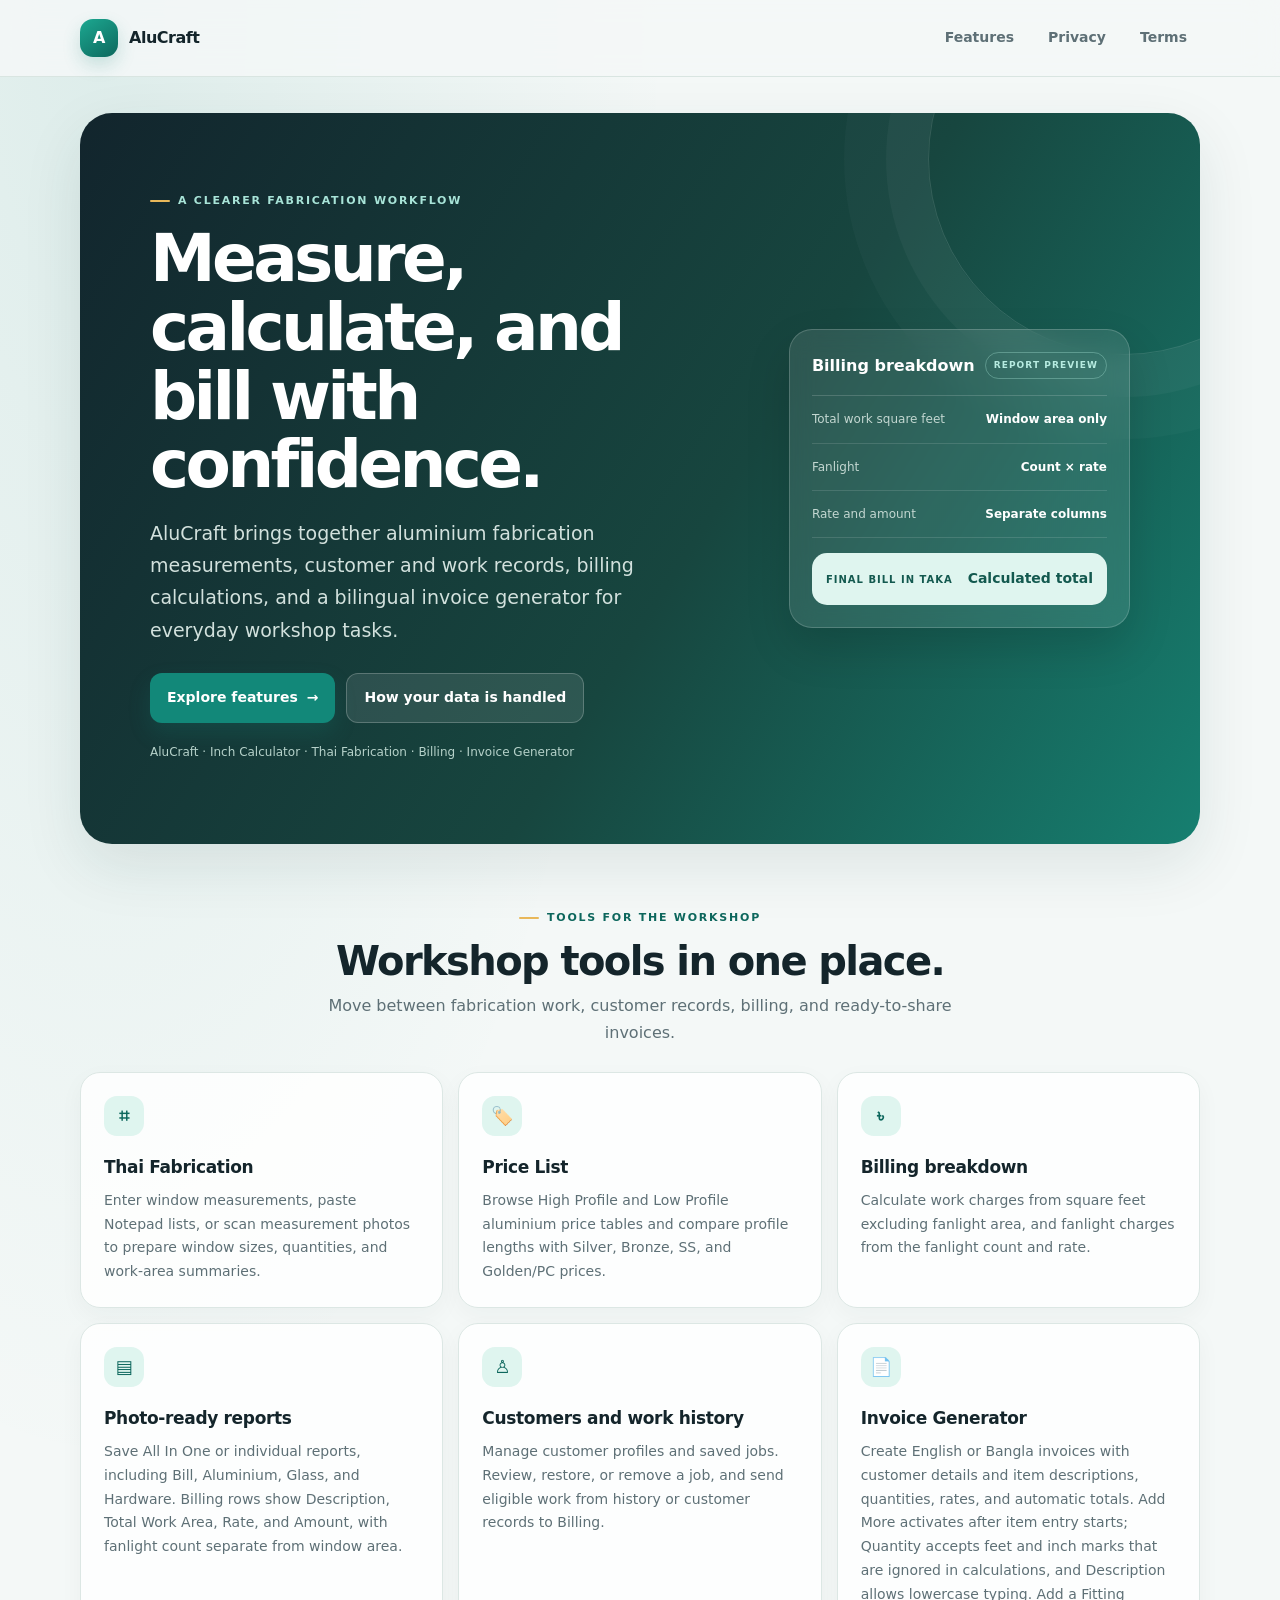
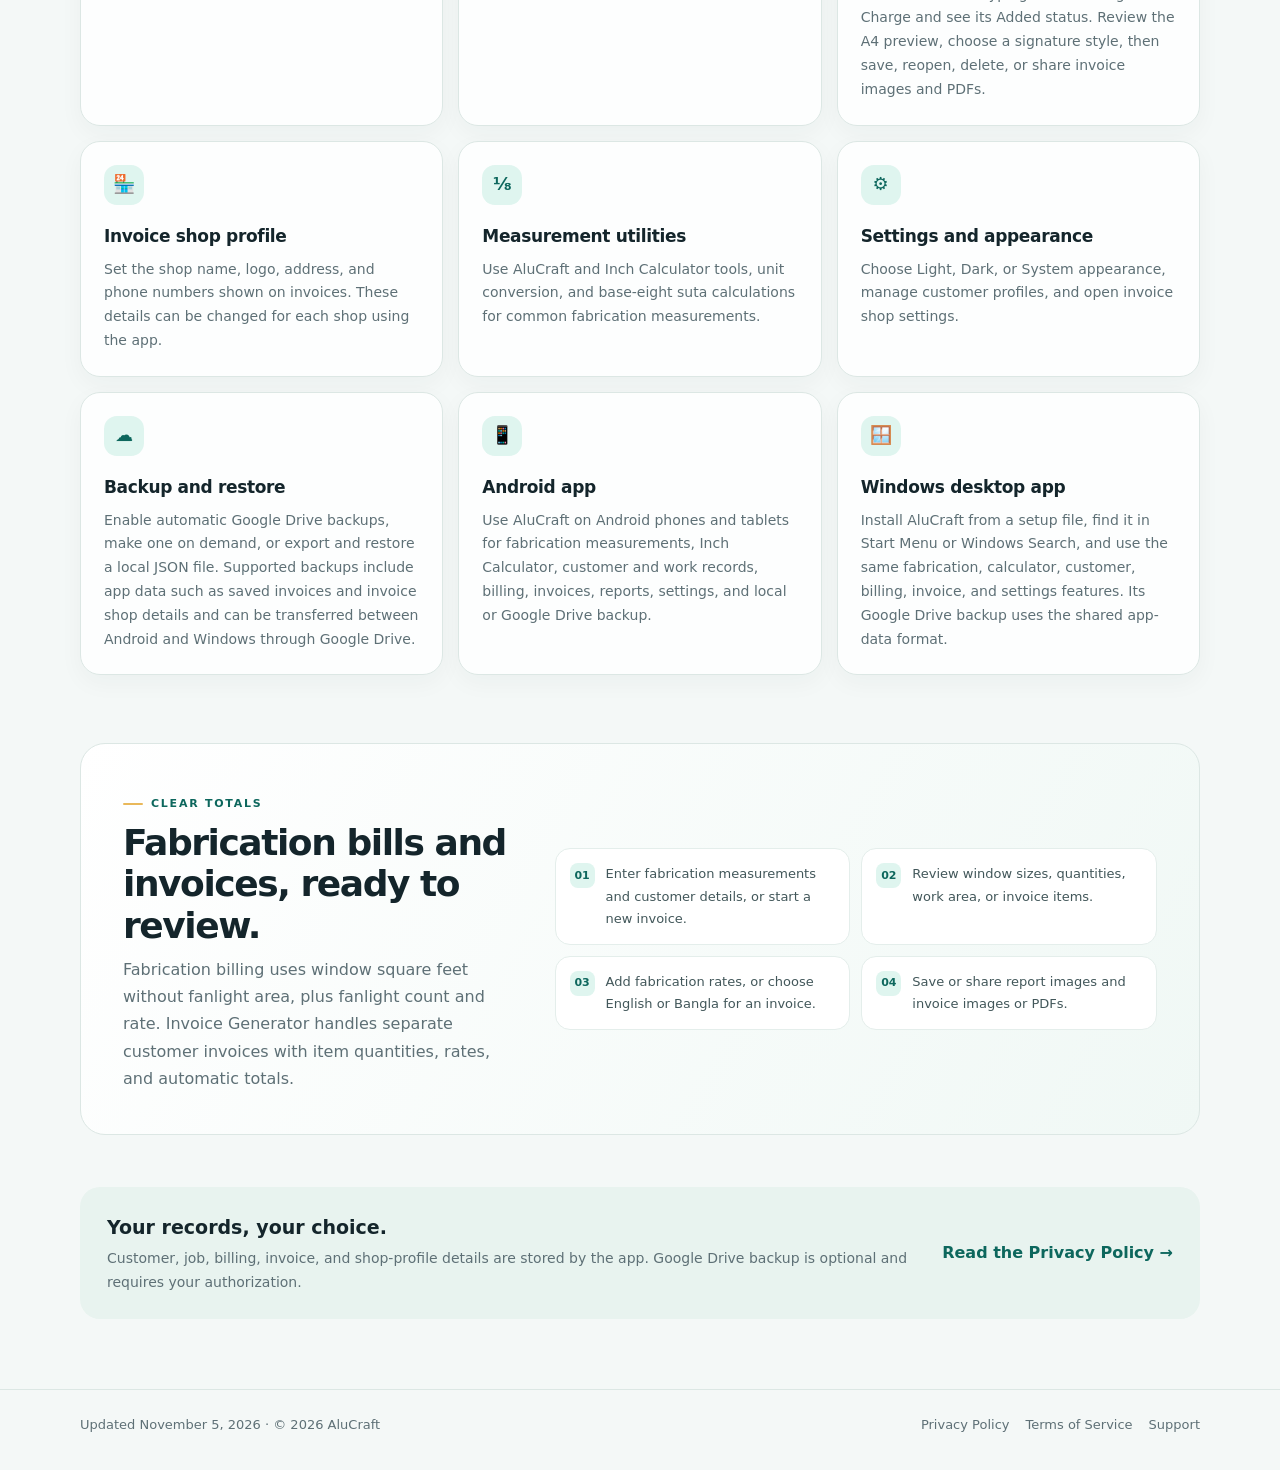
<file: docs/index.html>
<!doctype html>
<html lang="en">
<head>
  <meta charset="utf-8">
  <meta name="viewport" content="width=device-width, initial-scale=1">
  <meta name="theme-color" content="#f4f8f7">
  <meta name="description" content="AluCraft brings aluminium fabrication calculations, customer and job records, billing, bilingual invoices, and backup tools together.">
  <title>AluCraft · Fabrication, invoices and job records</title>
  <style>
:root{color-scheme:light;--ink:#14252b;--muted:#5e7076;--paper:#f4f8f7;--surface:#fff;--line:#dce7e4;--teal:#128879;--teal-dark:#0d675d;--mint:#dff5ef;--navy:#12252d;--gold:#e9b85a;--shadow:0 22px 60px rgba(22,55,57,.10)}
*{box-sizing:border-box}html{scroll-behavior:smooth;scroll-padding-top:92px}body{margin:0;background:radial-gradient(ellipse at 8% 0%,rgba(18,136,121,.10),transparent 34%),var(--paper);color:var(--ink);font:16px/1.7 Inter,ui-sans-serif,system-ui,-apple-system,"Segoe UI",Arial,sans-serif}a{color:var(--teal-dark)}a:hover{color:var(--teal)}a:focus-visible{outline:3px solid var(--gold);outline-offset:4px}.container{width:min(1120px,calc(100% - 40px));margin-inline:auto}.skip-link{position:absolute;left:-9999px;top:10px;background:var(--navy);color:#fff;padding:10px 14px;border-radius:10px;z-index:10}.skip-link:focus{left:12px}.site-header{position:sticky;top:0;z-index:5;background:rgba(244,248,247,.88);backdrop-filter:blur(16px);border-bottom:1px solid rgba(210,225,221,.8)}.nav{min-height:76px;display:flex;align-items:center;justify-content:space-between;gap:20px}.brand{display:inline-flex;align-items:center;gap:11px;text-decoration:none;color:var(--ink);font-weight:850;letter-spacing:-.03em}.brand-mark{width:38px;height:38px;border-radius:13px;display:grid;place-items:center;background:linear-gradient(145deg,#1ca891,#0d685d);color:white;font-size:16px;font-weight:900;box-shadow:0 8px 18px rgba(18,136,121,.2)}.nav-links{display:flex;align-items:center;gap:8px}.nav-links a{padding:9px 13px;border-radius:999px;text-decoration:none;color:var(--muted);font-size:14px;font-weight:700}.nav-links a:hover,.nav-links a[aria-current=page]{background:#e7f3ef;color:var(--teal-dark)}.eyebrow{display:inline-flex;align-items:center;gap:8px;color:var(--teal-dark);font-size:11px;font-weight:850;letter-spacing:.16em;text-transform:uppercase}.eyebrow:before{content:"";width:20px;height:2px;background:var(--gold);border-radius:2px}.button{display:inline-flex;align-items:center;justify-content:center;gap:9px;padding:12px 17px;border-radius:12px;text-decoration:none;font-weight:800;font-size:14px;transition:transform .18s ease,background .18s ease}.button:hover{transform:translateY(-2px)}.button-primary{background:var(--teal);color:#fff;box-shadow:0 10px 22px rgba(18,136,121,.2)}.button-primary:hover{background:var(--teal-dark);color:#fff}.button-quiet{background:rgba(255,255,255,.1);border:1px solid rgba(255,255,255,.22);color:#fff}.button-quiet:hover{background:rgba(255,255,255,.18);color:#fff}.site-footer{margin-top:70px;border-top:1px solid var(--line);padding:24px 0 34px;color:var(--muted);font-size:13px}.footer-row{display:flex;align-items:center;justify-content:space-between;gap:14px;flex-wrap:wrap}.footer-links{display:flex;gap:16px;flex-wrap:wrap}.footer-links a{color:var(--muted);text-decoration:none}.footer-links a:hover{color:var(--teal-dark)}
/* Home */
.hero{position:relative;isolation:isolate;overflow:hidden;margin:36px auto 56px;padding:clamp(30px,6vw,70px);border-radius:32px;background:linear-gradient(122deg,#12252d 0%,#17463f 56%,#167f70 100%);color:#fff;box-shadow:var(--shadow)}.hero:after{content:"";position:absolute;z-index:-1;width:390px;height:390px;border:1px solid rgba(255,255,255,.13);border-radius:50%;right:-120px;top:-150px;box-shadow:0 0 0 42px rgba(255,255,255,.035),0 0 0 84px rgba(255,255,255,.025)}.hero-grid{display:grid;grid-template-columns:1.1fr .9fr;align-items:center;gap:42px}.hero .eyebrow{color:#a8e4d8}.hero h1{max-width:680px;margin:15px 0 17px;font-size:clamp(38px,6vw,66px);line-height:1.04;letter-spacing:-.055em}.hero-copy{max-width:610px;color:#d2e1dd;font-size:clamp(16px,1.7vw,19px);margin:0}.hero-actions{display:flex;gap:11px;flex-wrap:wrap;margin-top:27px}.hero-note{margin-top:19px;color:#b6d2ca;font-size:12px}.report-preview{max-width:420px;margin-left:auto;padding:22px;border:1px solid rgba(255,255,255,.18);border-radius:23px;background:rgba(255,255,255,.10);backdrop-filter:blur(12px);box-shadow:0 20px 45px rgba(0,0,0,.14)}.preview-head{display:flex;justify-content:space-between;align-items:center;gap:10px;padding-bottom:16px;border-bottom:1px solid rgba(255,255,255,.16);font-weight:800}.preview-badge{padding:5px 8px;border:1px solid rgba(168,228,216,.35);border-radius:999px;color:#b7ece1;font-size:9px;letter-spacing:.12em;text-transform:uppercase}.preview-row{display:flex;justify-content:space-between;gap:10px;padding:13px 0;border-bottom:1px solid rgba(255,255,255,.12);font-size:12px;color:#c3d7d1}.preview-row strong{color:#fff;text-align:right}.preview-total{display:flex;align-items:center;justify-content:space-between;gap:12px;margin-top:15px;padding:14px;border-radius:15px;background:#dff5ef;color:#13594f}.preview-total span{font-size:10px;font-weight:850;letter-spacing:.1em;text-transform:uppercase}.preview-total strong{font-size:14px}.section-heading{max-width:650px;margin:0 auto 26px;text-align:center}.section-heading h2{margin:10px 0 8px;font-size:clamp(27px,4vw,40px);line-height:1.15;letter-spacing:-.04em}.section-heading p{margin:0;color:var(--muted)}.feature-grid{display:grid;grid-template-columns:repeat(3,minmax(0,1fr));gap:15px}.feature-card{min-height:205px;padding:23px;border:1px solid var(--line);border-radius:20px;background:rgba(255,255,255,.85);box-shadow:0 8px 25px rgba(22,55,57,.04)}.feature-icon{width:40px;height:40px;display:grid;place-items:center;margin-bottom:17px;border-radius:13px;background:var(--mint);color:var(--teal-dark);font-size:18px;font-weight:900}.feature-card h3{margin:0 0 7px;font-size:17px;letter-spacing:-.02em}.feature-card p{margin:0;color:var(--muted);font-size:14px}.workflow{display:grid;grid-template-columns:.8fr 1.2fr;gap:30px;align-items:center;margin-top:68px;padding:clamp(24px,4.5vw,42px);border:1px solid var(--line);border-radius:25px;background:linear-gradient(120deg,#fff,#f0f8f5)}.workflow h2{margin:8px 0 10px;font-size:clamp(25px,3.2vw,36px);line-height:1.15;letter-spacing:-.04em}.workflow p{margin:0;color:var(--muted)}.workflow-list{display:grid;grid-template-columns:repeat(2,minmax(0,1fr));gap:11px}.workflow-step{display:flex;align-items:flex-start;gap:11px;padding:14px;border-radius:15px;background:#fff;border:1px solid #e4eeeb;color:#42575a;font-size:13px}.step-no{flex:0 0 25px;height:25px;display:grid;place-items:center;border-radius:8px;background:var(--mint);color:var(--teal-dark);font-size:11px;font-weight:900}.data-note{margin-top:52px;padding:24px 27px;border-radius:20px;background:#e8f3ef;display:flex;justify-content:space-between;align-items:center;gap:22px}.data-note h2{margin:0 0 4px;font-size:19px}.data-note p{margin:0;color:var(--muted);font-size:14px}.data-note a{flex:0 0 auto;font-weight:800;text-decoration:none}
/* Legal pages */
.legal-hero{margin:35px 0 27px;padding:clamp(25px,5vw,48px);border-radius:26px;background:linear-gradient(125deg,#142c33,#176c61);color:#fff;box-shadow:var(--shadow)}.legal-hero .eyebrow{color:#ace3d7}.legal-hero h1{margin:13px 0 9px;font-size:clamp(34px,5.4vw,54px);line-height:1.05;letter-spacing:-.05em}.legal-hero p{max-width:710px;margin:0;color:#d2e1dd}.legal-meta{display:flex;gap:9px;flex-wrap:wrap;margin-top:20px}.legal-meta span{padding:6px 10px;border:1px solid rgba(255,255,255,.2);border-radius:999px;color:#d3ece6;font-size:11px;font-weight:750}.legal-layout{display:grid;grid-template-columns:220px minmax(0,1fr);gap:22px;align-items:start}.toc{position:sticky;top:96px;padding:20px;border:1px solid var(--line);border-radius:18px;background:#fff}.toc strong{display:block;margin:0 0 10px;font-size:12px;letter-spacing:.12em;text-transform:uppercase;color:var(--muted)}.toc a{display:block;padding:7px 8px;border-radius:9px;color:#496065;text-decoration:none;font-size:12px;font-weight:650}.toc a:hover{background:#eaf5f1;color:var(--teal-dark)}.legal-content{min-width:0;padding:clamp(20px,4vw,38px);border:1px solid var(--line);border-radius:22px;background:#fff;box-shadow:0 12px 35px rgba(22,55,57,.05)}.summary-box{margin-bottom:22px;padding:17px 19px;border-left:4px solid var(--teal);border-radius:13px;background:#eef8f5;color:#40585c}.summary-box strong{color:var(--teal-dark)}.legal-section{display:grid;grid-template-columns:39px minmax(0,1fr);gap:12px;padding:20px 0;border-top:1px solid #edf2f0;scroll-margin-top:96px}.legal-section:first-of-type{border-top:0}.section-number{width:32px;height:32px;display:grid;place-items:center;border-radius:10px;background:#e7f4ef;color:var(--teal-dark);font-size:11px;font-weight:900}.legal-section h2{margin:2px 0 7px;font-size:18px;line-height:1.3;letter-spacing:-.02em}.legal-section p{margin:0 0 10px;color:#5e7076;font-size:14px}.legal-section p:last-child{margin-bottom:0}.legal-section ul{margin:8px 0 0;padding-left:19px;color:#5e7076;font-size:14px}.legal-section li+li{margin-top:6px}.legal-content code{padding:2px 5px;border-radius:5px;background:#eff5f3;color:#315d57;font-size:.92em}.contact-card{margin-top:20px;padding:18px;border:1px solid var(--line);border-radius:15px;background:#f8fbfa}
@media(max-width:850px){.hero-grid{grid-template-columns:1fr;gap:28px}.report-preview{margin:0;max-width:none}.feature-grid{grid-template-columns:repeat(2,minmax(0,1fr))}.workflow{grid-template-columns:1fr}.legal-layout{grid-template-columns:1fr}.toc{position:static;display:flex;gap:5px;overflow:auto;align-items:center}.toc strong{flex:0 0 auto;margin:0 8px 0 0}.toc a{flex:0 0 auto}.legal-content{padding:23px}}
@media(max-width:560px){.container{width:min(100% - 28px,1120px)}.nav{min-height:66px}.brand{font-size:14px}.brand-mark{width:34px;height:34px;border-radius:11px}.nav-links{gap:0}.nav-links a{padding:8px 9px;font-size:12px}.hero{margin:19px auto 39px;border-radius:24px}.hero h1{font-size:42px}.feature-grid{grid-template-columns:1fr}.feature-card{min-height:unset}.workflow-list{grid-template-columns:1fr}.data-note{align-items:flex-start;flex-direction:column}.legal-hero{margin-top:20px;border-radius:21px}.legal-layout{gap:12px}.toc{margin:0 -2px;padding:11px}.toc strong{display:none}.legal-content{padding:18px;border-radius:18px}.legal-section{grid-template-columns:30px minmax(0,1fr);gap:8px}.section-number{width:27px;height:27px}.legal-section h2{font-size:16px}.legal-section p,.legal-section ul{font-size:13px}.footer-row{align-items:flex-start;flex-direction:column}}
@media(prefers-reduced-motion:reduce){html{scroll-behavior:auto}*,*:before,*:after{transition:none!important}}
</style>
</head>
<body>
<a class="skip-link" href="#main">Skip to content</a>
<header class="site-header">
  <div class="container nav">
    <a class="brand" href="index.html" aria-label="AluCraft home"><span class="brand-mark" aria-hidden="true">A</span><span>AluCraft</span></a>
    <nav class="nav-links" aria-label="Main navigation">
      <a href="#features">Features</a>
      <a href="privacy-policy.html">Privacy</a>
      <a href="terms.html">Terms</a>
    </nav>
  </div>
</header>
<main id="main" class="container">
  <section class="hero">
    <div class="hero-grid">
      <div>
        <div class="eyebrow">A clearer fabrication workflow</div>
        <h1>Measure, calculate, and bill with confidence.</h1>
        <p class="hero-copy">AluCraft brings together aluminium fabrication measurements, customer and work records, billing calculations, and a bilingual invoice generator for everyday workshop tasks.</p>
        <div class="hero-actions">
          <a class="button button-primary" href="#features">Explore features <span aria-hidden="true">→</span></a>
          <a class="button button-quiet" href="privacy-policy.html">How your data is handled</a>
        </div>
        <p class="hero-note">AluCraft · Inch Calculator · Thai Fabrication · Billing · Invoice Generator</p>
      </div>
      <div class="report-preview" aria-label="Illustration of the billing report">
        <div class="preview-head"><span>Billing breakdown</span><span class="preview-badge">Report preview</span></div>
        <div class="preview-row"><span>Total work square feet</span><strong>Window area only</strong></div>
        <div class="preview-row"><span>Fanlight</span><strong>Count × rate</strong></div>
        <div class="preview-row"><span>Rate and amount</span><strong>Separate columns</strong></div>
        <div class="preview-total"><span>Final Bill In Taka</span><strong>Calculated total</strong></div>
      </div>
    </div>
  </section>

  <section id="features" aria-labelledby="features-title">
    <div class="section-heading">
      <div class="eyebrow">Tools for the workshop</div>
      <h2 id="features-title">Workshop tools in one place.</h2>
      <p>Move between fabrication work, customer records, billing, and ready-to-share invoices.</p>
    </div>
    <div class="feature-grid">
      <article class="feature-card"><div class="feature-icon" aria-hidden="true">⌗</div><h3>Thai Fabrication</h3><p>Enter window measurements, paste Notepad lists, or scan measurement photos to prepare window sizes, quantities, and work-area summaries.</p></article>
      <article class="feature-card"><div class="feature-icon" aria-hidden="true">🏷️</div><h3>Price List</h3><p>Browse High Profile and Low Profile aluminium price tables and compare profile lengths with Silver, Bronze, SS, and Golden/PC prices.</p></article> <article class="feature-card"><div class="feature-icon" aria-hidden="true">৳</div><h3>Billing breakdown</h3><p>Calculate work charges from square feet excluding fanlight area, and fanlight charges from the fanlight count and rate.</p></article>
      <article class="feature-card"><div class="feature-icon" aria-hidden="true">▤</div><h3>Photo-ready reports</h3><p>Save All In One or individual reports, including Bill, Aluminium, Glass, and Hardware. Billing rows show Description, Total Work Area, Rate, and Amount, with fanlight count separate from window area.</p></article>
      <article class="feature-card"><div class="feature-icon" aria-hidden="true">♙</div><h3>Customers and work history</h3><p>Manage customer profiles and saved jobs. Review, restore, or remove a job, and send eligible work from history or customer records to Billing.</p></article>
      <article class="feature-card"><div class="feature-icon" aria-hidden="true">📄</div><h3>Invoice Generator</h3><p>Create English or Bangla invoices with customer details and item descriptions, quantities, rates, and automatic totals. Add More activates after item entry starts; Quantity accepts feet and inch marks that are ignored in calculations, and Description allows lowercase typing. Add a Fitting Charge and see its Added status. Review the A4 preview, choose a signature style, then save, reopen, delete, or share invoice images and PDFs.</p></article>
      <article class="feature-card"><div class="feature-icon" aria-hidden="true">🏪</div><h3>Invoice shop profile</h3><p>Set the shop name, logo, address, and phone numbers shown on invoices. These details can be changed for each shop using the app.</p></article>
      <article class="feature-card"><div class="feature-icon" aria-hidden="true">⅛</div><h3>Measurement utilities</h3><p>Use AluCraft and Inch Calculator tools, unit conversion, and base-eight suta calculations for common fabrication measurements.</p></article>
      <article class="feature-card"><div class="feature-icon" aria-hidden="true">⚙</div><h3>Settings and appearance</h3><p>Choose Light, Dark, or System appearance, manage customer profiles, and open invoice shop settings.</p></article>
      <article class="feature-card"><div class="feature-icon" aria-hidden="true">☁</div><h3>Backup and restore</h3><p>Enable automatic Google Drive backups, make one on demand, or export and restore a local JSON file. Supported backups include app data such as saved invoices and invoice shop details and can be transferred between Android and Windows through Google Drive.</p></article>
      <article class="feature-card"><div class="feature-icon" aria-hidden="true">📱</div><h3>Android app</h3><p>Use AluCraft on Android phones and tablets for fabrication measurements, Inch Calculator, customer and work records, billing, invoices, reports, settings, and local or Google Drive backup.</p></article>
      <article class="feature-card"><div class="feature-icon" aria-hidden="true">🪟</div><h3>Windows desktop app</h3><p>Install AluCraft from a setup file, find it in Start Menu or Windows Search, and use the same fabrication, calculator, customer, billing, invoice, and settings features. Its Google Drive backup uses the shared app-data format.</p></article>

    </div>
  </section>

  <section class="workflow" aria-labelledby="workflow-title">
    <div>
      <div class="eyebrow">Clear totals</div>
      <h2 id="workflow-title">Fabrication bills and invoices, ready to review.</h2>
      <p>Fabrication billing uses window square feet without fanlight area, plus fanlight count and rate. Invoice Generator handles separate customer invoices with item quantities, rates, and automatic totals.</p>
    </div>
    <div class="workflow-list">
      <div class="workflow-step"><span class="step-no">01</span><span>Enter fabrication measurements and customer details, or start a new invoice.</span></div>
      <div class="workflow-step"><span class="step-no">02</span><span>Review window sizes, quantities, work area, or invoice items.</span></div>
      <div class="workflow-step"><span class="step-no">03</span><span>Add fabrication rates, or choose English or Bangla for an invoice.</span></div>
      <div class="workflow-step"><span class="step-no">04</span><span>Save or share report images and invoice images or PDFs.</span></div>
    </div>
  </section>

  <section class="data-note" aria-labelledby="data-title">
    <div><h2 id="data-title">Your records, your choice.</h2><p>Customer, job, billing, invoice, and shop-profile details are stored by the app. Google Drive backup is optional and requires your authorization.</p></div>
    <a href="privacy-policy.html">Read the Privacy Policy <span aria-hidden="true">→</span></a>
  </section>
</main>
<footer class="site-footer"><div class="container footer-row"><span>Updated November 5, 2026 · © 2026 AluCraft</span><div class="footer-links"><a href="privacy-policy.html">Privacy Policy</a><a href="terms.html">Terms of Service</a><a href="https://github.com/Biplop34/Aluminium-Calculator-Final/issues" target="_blank" rel="noopener noreferrer">Support</a></div></div></footer>
</body>
</html>
</file>
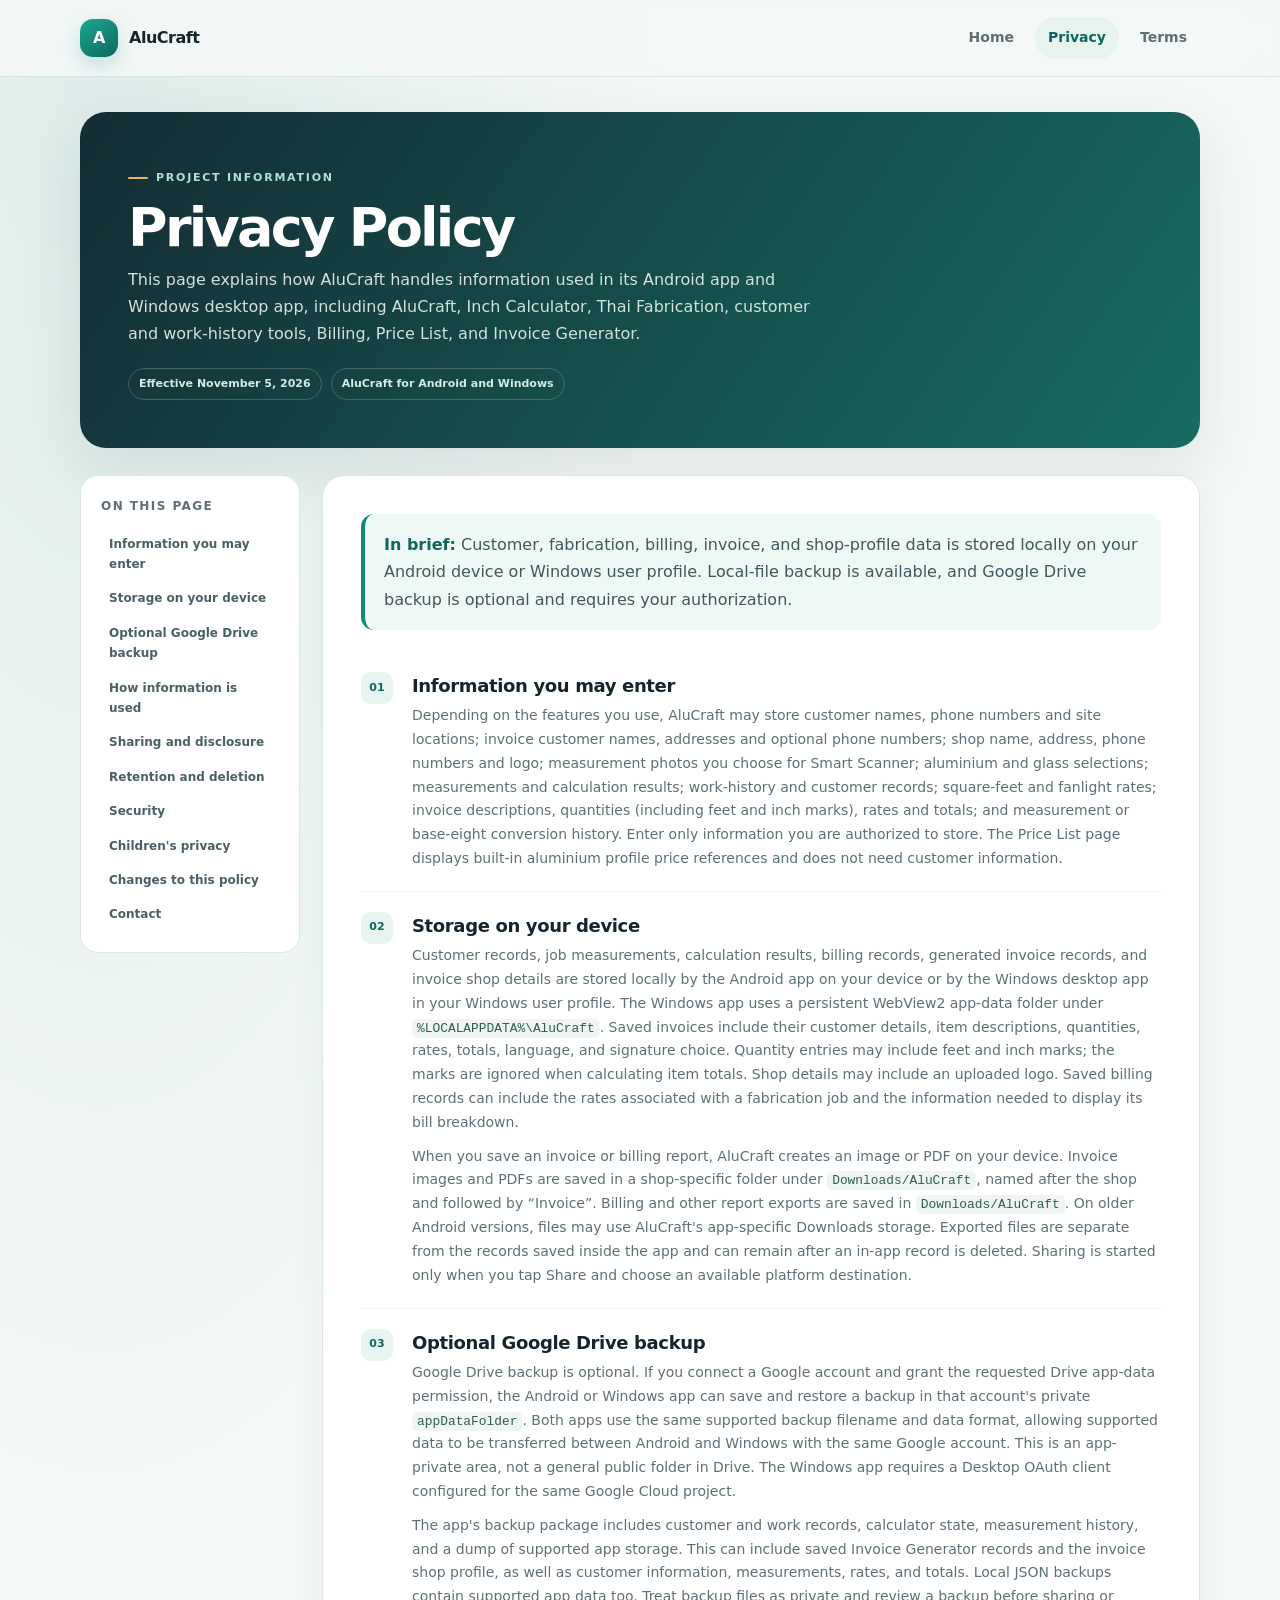
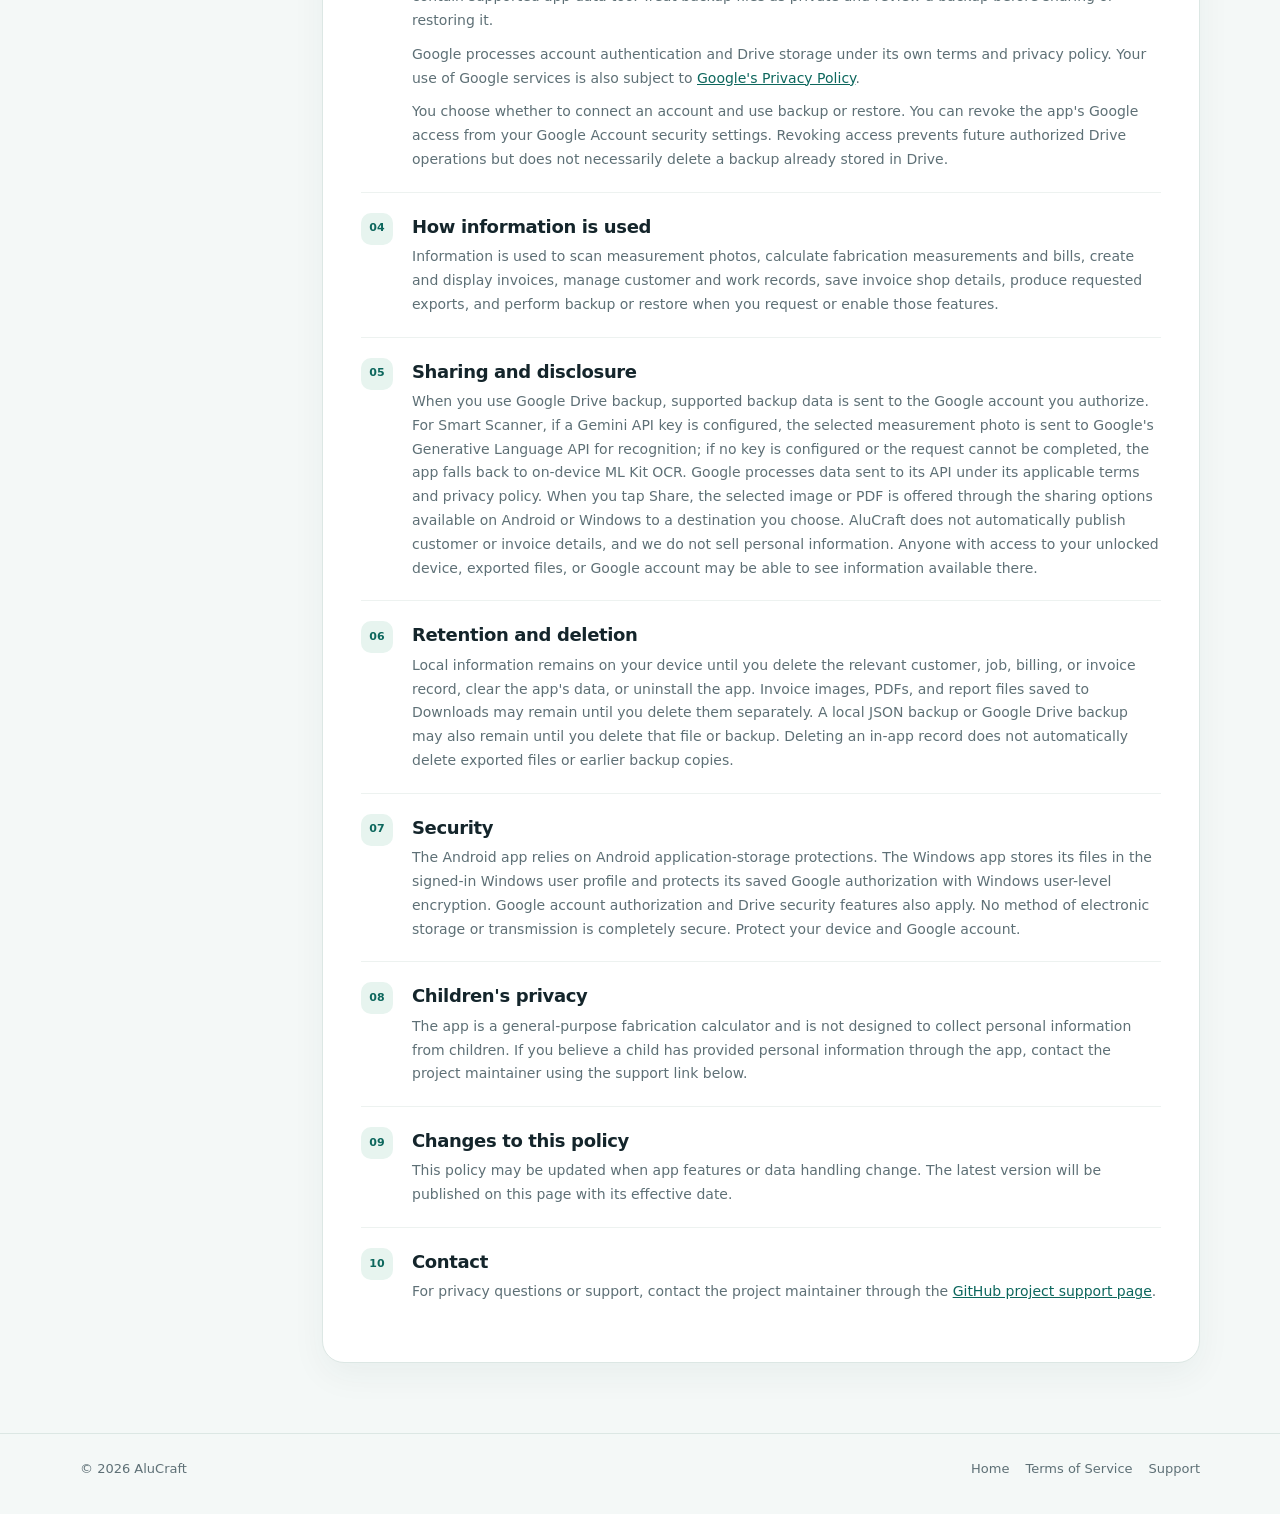
<file: docs/privacy-policy.html>
<!doctype html>
<html lang="en">
<head>
  <meta charset="utf-8">
  <meta name="viewport" content="width=device-width, initial-scale=1">
  <meta name="theme-color" content="#f4f8f7">
  <meta name="description" content="How AluCraft stores customer, fabrication, billing, invoice, and shop-profile information and how optional backups work.">
  <title>Privacy Policy · AluCraft</title>
  <style>
:root{color-scheme:light;--ink:#14252b;--muted:#5e7076;--paper:#f4f8f7;--surface:#fff;--line:#dce7e4;--teal:#128879;--teal-dark:#0d675d;--mint:#dff5ef;--navy:#12252d;--gold:#e9b85a;--shadow:0 22px 60px rgba(22,55,57,.10)}
*{box-sizing:border-box}html{scroll-behavior:smooth;scroll-padding-top:92px}body{margin:0;background:radial-gradient(ellipse at 8% 0%,rgba(18,136,121,.10),transparent 34%),var(--paper);color:var(--ink);font:16px/1.7 Inter,ui-sans-serif,system-ui,-apple-system,"Segoe UI",Arial,sans-serif}a{color:var(--teal-dark)}a:hover{color:var(--teal)}a:focus-visible{outline:3px solid var(--gold);outline-offset:4px}.container{width:min(1120px,calc(100% - 40px));margin-inline:auto}.skip-link{position:absolute;left:-9999px;top:10px;background:var(--navy);color:#fff;padding:10px 14px;border-radius:10px;z-index:10}.skip-link:focus{left:12px}.site-header{position:sticky;top:0;z-index:5;background:rgba(244,248,247,.88);backdrop-filter:blur(16px);border-bottom:1px solid rgba(210,225,221,.8)}.nav{min-height:76px;display:flex;align-items:center;justify-content:space-between;gap:20px}.brand{display:inline-flex;align-items:center;gap:11px;text-decoration:none;color:var(--ink);font-weight:850;letter-spacing:-.03em}.brand-mark{width:38px;height:38px;border-radius:13px;display:grid;place-items:center;background:linear-gradient(145deg,#1ca891,#0d685d);color:white;font-size:16px;font-weight:900;box-shadow:0 8px 18px rgba(18,136,121,.2)}.nav-links{display:flex;align-items:center;gap:8px}.nav-links a{padding:9px 13px;border-radius:999px;text-decoration:none;color:var(--muted);font-size:14px;font-weight:700}.nav-links a:hover,.nav-links a[aria-current=page]{background:#e7f3ef;color:var(--teal-dark)}.eyebrow{display:inline-flex;align-items:center;gap:8px;color:var(--teal-dark);font-size:11px;font-weight:850;letter-spacing:.16em;text-transform:uppercase}.eyebrow:before{content:"";width:20px;height:2px;background:var(--gold);border-radius:2px}.button{display:inline-flex;align-items:center;justify-content:center;gap:9px;padding:12px 17px;border-radius:12px;text-decoration:none;font-weight:800;font-size:14px;transition:transform .18s ease,background .18s ease}.button:hover{transform:translateY(-2px)}.button-primary{background:var(--teal);color:#fff;box-shadow:0 10px 22px rgba(18,136,121,.2)}.button-primary:hover{background:var(--teal-dark);color:#fff}.button-quiet{background:rgba(255,255,255,.1);border:1px solid rgba(255,255,255,.22);color:#fff}.button-quiet:hover{background:rgba(255,255,255,.18);color:#fff}.site-footer{margin-top:70px;border-top:1px solid var(--line);padding:24px 0 34px;color:var(--muted);font-size:13px}.footer-row{display:flex;align-items:center;justify-content:space-between;gap:14px;flex-wrap:wrap}.footer-links{display:flex;gap:16px;flex-wrap:wrap}.footer-links a{color:var(--muted);text-decoration:none}.footer-links a:hover{color:var(--teal-dark)}
/* Home */
.hero{position:relative;isolation:isolate;overflow:hidden;margin:36px auto 56px;padding:clamp(30px,6vw,70px);border-radius:32px;background:linear-gradient(122deg,#12252d 0%,#17463f 56%,#167f70 100%);color:#fff;box-shadow:var(--shadow)}.hero:after{content:"";position:absolute;z-index:-1;width:390px;height:390px;border:1px solid rgba(255,255,255,.13);border-radius:50%;right:-120px;top:-150px;box-shadow:0 0 0 42px rgba(255,255,255,.035),0 0 0 84px rgba(255,255,255,.025)}.hero-grid{display:grid;grid-template-columns:1.1fr .9fr;align-items:center;gap:42px}.hero .eyebrow{color:#a8e4d8}.hero h1{max-width:680px;margin:15px 0 17px;font-size:clamp(38px,6vw,66px);line-height:1.04;letter-spacing:-.055em}.hero-copy{max-width:610px;color:#d2e1dd;font-size:clamp(16px,1.7vw,19px);margin:0}.hero-actions{display:flex;gap:11px;flex-wrap:wrap;margin-top:27px}.hero-note{margin-top:19px;color:#b6d2ca;font-size:12px}.report-preview{max-width:420px;margin-left:auto;padding:22px;border:1px solid rgba(255,255,255,.18);border-radius:23px;background:rgba(255,255,255,.10);backdrop-filter:blur(12px);box-shadow:0 20px 45px rgba(0,0,0,.14)}.preview-head{display:flex;justify-content:space-between;align-items:center;gap:10px;padding-bottom:16px;border-bottom:1px solid rgba(255,255,255,.16);font-weight:800}.preview-badge{padding:5px 8px;border:1px solid rgba(168,228,216,.35);border-radius:999px;color:#b7ece1;font-size:9px;letter-spacing:.12em;text-transform:uppercase}.preview-row{display:flex;justify-content:space-between;gap:10px;padding:13px 0;border-bottom:1px solid rgba(255,255,255,.12);font-size:12px;color:#c3d7d1}.preview-row strong{color:#fff;text-align:right}.preview-total{display:flex;align-items:center;justify-content:space-between;gap:12px;margin-top:15px;padding:14px;border-radius:15px;background:#dff5ef;color:#13594f}.preview-total span{font-size:10px;font-weight:850;letter-spacing:.1em;text-transform:uppercase}.preview-total strong{font-size:14px}.section-heading{max-width:650px;margin:0 auto 26px;text-align:center}.section-heading h2{margin:10px 0 8px;font-size:clamp(27px,4vw,40px);line-height:1.15;letter-spacing:-.04em}.section-heading p{margin:0;color:var(--muted)}.feature-grid{display:grid;grid-template-columns:repeat(3,minmax(0,1fr));gap:15px}.feature-card{min-height:205px;padding:23px;border:1px solid var(--line);border-radius:20px;background:rgba(255,255,255,.85);box-shadow:0 8px 25px rgba(22,55,57,.04)}.feature-icon{width:40px;height:40px;display:grid;place-items:center;margin-bottom:17px;border-radius:13px;background:var(--mint);color:var(--teal-dark);font-size:18px;font-weight:900}.feature-card h3{margin:0 0 7px;font-size:17px;letter-spacing:-.02em}.feature-card p{margin:0;color:var(--muted);font-size:14px}.workflow{display:grid;grid-template-columns:.8fr 1.2fr;gap:30px;align-items:center;margin-top:68px;padding:clamp(24px,4.5vw,42px);border:1px solid var(--line);border-radius:25px;background:linear-gradient(120deg,#fff,#f0f8f5)}.workflow h2{margin:8px 0 10px;font-size:clamp(25px,3.2vw,36px);line-height:1.15;letter-spacing:-.04em}.workflow p{margin:0;color:var(--muted)}.workflow-list{display:grid;grid-template-columns:repeat(2,minmax(0,1fr));gap:11px}.workflow-step{display:flex;align-items:flex-start;gap:11px;padding:14px;border-radius:15px;background:#fff;border:1px solid #e4eeeb;color:#42575a;font-size:13px}.step-no{flex:0 0 25px;height:25px;display:grid;place-items:center;border-radius:8px;background:var(--mint);color:var(--teal-dark);font-size:11px;font-weight:900}.data-note{margin-top:52px;padding:24px 27px;border-radius:20px;background:#e8f3ef;display:flex;justify-content:space-between;align-items:center;gap:22px}.data-note h2{margin:0 0 4px;font-size:19px}.data-note p{margin:0;color:var(--muted);font-size:14px}.data-note a{flex:0 0 auto;font-weight:800;text-decoration:none}
/* Legal pages */
.legal-hero{margin:35px 0 27px;padding:clamp(25px,5vw,48px);border-radius:26px;background:linear-gradient(125deg,#142c33,#176c61);color:#fff;box-shadow:var(--shadow)}.legal-hero .eyebrow{color:#ace3d7}.legal-hero h1{margin:13px 0 9px;font-size:clamp(34px,5.4vw,54px);line-height:1.05;letter-spacing:-.05em}.legal-hero p{max-width:710px;margin:0;color:#d2e1dd}.legal-meta{display:flex;gap:9px;flex-wrap:wrap;margin-top:20px}.legal-meta span{padding:6px 10px;border:1px solid rgba(255,255,255,.2);border-radius:999px;color:#d3ece6;font-size:11px;font-weight:750}.legal-layout{display:grid;grid-template-columns:220px minmax(0,1fr);gap:22px;align-items:start}.toc{position:sticky;top:96px;padding:20px;border:1px solid var(--line);border-radius:18px;background:#fff}.toc strong{display:block;margin:0 0 10px;font-size:12px;letter-spacing:.12em;text-transform:uppercase;color:var(--muted)}.toc a{display:block;padding:7px 8px;border-radius:9px;color:#496065;text-decoration:none;font-size:12px;font-weight:650}.toc a:hover{background:#eaf5f1;color:var(--teal-dark)}.legal-content{min-width:0;padding:clamp(20px,4vw,38px);border:1px solid var(--line);border-radius:22px;background:#fff;box-shadow:0 12px 35px rgba(22,55,57,.05)}.summary-box{margin-bottom:22px;padding:17px 19px;border-left:4px solid var(--teal);border-radius:13px;background:#eef8f5;color:#40585c}.summary-box strong{color:var(--teal-dark)}.legal-section{display:grid;grid-template-columns:39px minmax(0,1fr);gap:12px;padding:20px 0;border-top:1px solid #edf2f0;scroll-margin-top:96px}.legal-section:first-of-type{border-top:0}.section-number{width:32px;height:32px;display:grid;place-items:center;border-radius:10px;background:#e7f4ef;color:var(--teal-dark);font-size:11px;font-weight:900}.legal-section h2{margin:2px 0 7px;font-size:18px;line-height:1.3;letter-spacing:-.02em}.legal-section p{margin:0 0 10px;color:#5e7076;font-size:14px}.legal-section p:last-child{margin-bottom:0}.legal-section ul{margin:8px 0 0;padding-left:19px;color:#5e7076;font-size:14px}.legal-section li+li{margin-top:6px}.legal-content code{padding:2px 5px;border-radius:5px;background:#eff5f3;color:#315d57;font-size:.92em}.contact-card{margin-top:20px;padding:18px;border:1px solid var(--line);border-radius:15px;background:#f8fbfa}
@media(max-width:850px){.hero-grid{grid-template-columns:1fr;gap:28px}.report-preview{margin:0;max-width:none}.feature-grid{grid-template-columns:repeat(2,minmax(0,1fr))}.workflow{grid-template-columns:1fr}.legal-layout{grid-template-columns:1fr}.toc{position:static;display:flex;gap:5px;overflow:auto;align-items:center}.toc strong{flex:0 0 auto;margin:0 8px 0 0}.toc a{flex:0 0 auto}.legal-content{padding:23px}}
@media(max-width:560px){.container{width:min(100% - 28px,1120px)}.nav{min-height:66px}.brand{font-size:14px}.brand-mark{width:34px;height:34px;border-radius:11px}.nav-links{gap:0}.nav-links a{padding:8px 9px;font-size:12px}.hero{margin:19px auto 39px;border-radius:24px}.hero h1{font-size:42px}.feature-grid{grid-template-columns:1fr}.feature-card{min-height:unset}.workflow-list{grid-template-columns:1fr}.data-note{align-items:flex-start;flex-direction:column}.legal-hero{margin-top:20px;border-radius:21px}.legal-layout{gap:12px}.toc{margin:0 -2px;padding:11px}.toc strong{display:none}.legal-content{padding:18px;border-radius:18px}.legal-section{grid-template-columns:30px minmax(0,1fr);gap:8px}.section-number{width:27px;height:27px}.legal-section h2{font-size:16px}.legal-section p,.legal-section ul{font-size:13px}.footer-row{align-items:flex-start;flex-direction:column}}
@media(prefers-reduced-motion:reduce){html{scroll-behavior:auto}*,*:before,*:after{transition:none!important}}
</style>
</head>
<body>
<a class="skip-link" href="#main">Skip to content</a>
<header class="site-header"><div class="container nav">
  <a class="brand" href="index.html" aria-label="AluCraft home"><span class="brand-mark" aria-hidden="true">A</span><span>AluCraft</span></a>
  <nav class="nav-links" aria-label="Main navigation"><a href="index.html">Home</a><a href="privacy-policy.html" aria-current="page">Privacy</a><a href="terms.html" >Terms</a></nav>
</div></header>
<main id="main" class="container">
  <section class="legal-hero">
    <div class="eyebrow">Project information</div>
    <h1>Privacy Policy</h1>
    <p>This page explains how AluCraft handles information used in its Android app and Windows desktop app, including AluCraft, Inch Calculator, Thai Fabrication, customer and work-history tools, Billing, Price List, and Invoice Generator.</p>
    <div class="legal-meta"><span>Effective November 5, 2026</span><span>AluCraft for Android and Windows</span></div>
  </section>
  <div class="legal-layout">
    <nav class="toc" aria-label="On this page"><strong>On this page</strong><a href="#information">Information you may enter</a><a href="#local-storage">Storage on your device</a><a href="#drive-backup">Optional Google Drive backup</a><a href="#use">How information is used</a><a href="#sharing">Sharing and disclosure</a><a href="#retention">Retention and deletion</a><a href="#security">Security</a><a href="#children">Children's privacy</a><a href="#changes">Changes to this policy</a><a href="#contact">Contact</a></nav>
    <article class="legal-content">
      <div class="summary-box"><strong>In brief:</strong> Customer, fabrication, billing, invoice, and shop-profile data is stored locally on your Android device or Windows user profile. Local-file backup is available, and Google Drive backup is optional and requires your authorization.</div>
      <section class="legal-section" id="information"><span class="section-number">01</span><div><h2>Information you may enter</h2><p>Depending on the features you use, AluCraft may store customer names, phone numbers and site locations; invoice customer names, addresses and optional phone numbers; shop name, address, phone numbers and logo; measurement photos you choose for Smart Scanner; aluminium and glass selections; measurements and calculation results; work-history and customer records; square-feet and fanlight rates; invoice descriptions, quantities (including feet and inch marks), rates and totals; and measurement or base-eight conversion history. Enter only information you are authorized to store. The Price List page displays built-in aluminium profile price references and does not need customer information.</p></div></section><section class="legal-section" id="local-storage"><span class="section-number">02</span><div><h2>Storage on your device</h2><p>Customer records, job measurements, calculation results, billing records, generated invoice records, and invoice shop details are stored locally by the Android app on your device or by the Windows desktop app in your Windows user profile. The Windows app uses a persistent WebView2 app-data folder under <code>%LOCALAPPDATA%\AluCraft</code>. Saved invoices include their customer details, item descriptions, quantities, rates, totals, language, and signature choice. Quantity entries may include feet and inch marks; the marks are ignored when calculating item totals. Shop details may include an uploaded logo. Saved billing records can include the rates associated with a fabrication job and the information needed to display its bill breakdown.</p><p>When you save an invoice or billing report, AluCraft creates an image or PDF on your device. Invoice images and PDFs are saved in a shop-specific folder under <code>Downloads/AluCraft</code>, named after the shop and followed by “Invoice”. Billing and other report exports are saved in <code>Downloads/AluCraft</code>. On older Android versions, files may use AluCraft's app-specific Downloads storage. Exported files are separate from the records saved inside the app and can remain after an in-app record is deleted. Sharing is started only when you tap Share and choose an available platform destination.</p></div></section><section class="legal-section" id="drive-backup"><span class="section-number">03</span><div><h2>Optional Google Drive backup</h2><p>Google Drive backup is optional. If you connect a Google account and grant the requested Drive app-data permission, the Android or Windows app can save and restore a backup in that account's private <code>appDataFolder</code>. Both apps use the same supported backup filename and data format, allowing supported data to be transferred between Android and Windows with the same Google account. This is an app-private area, not a general public folder in Drive. The Windows app requires a Desktop OAuth client configured for the same Google Cloud project.</p><p>The app's backup package includes customer and work records, calculator state, measurement history, and a dump of supported app storage. This can include saved Invoice Generator records and the invoice shop profile, as well as customer information, measurements, rates, and totals. Local JSON backups contain supported app data too. Treat backup files as private and review a backup before sharing or restoring it.</p><p>Google processes account authentication and Drive storage under its own terms and privacy policy. Your use of Google services is also subject to <a href="https://policies.google.com/privacy" target="_blank" rel="noopener noreferrer">Google's Privacy Policy</a>.</p><p>You choose whether to connect an account and use backup or restore. You can revoke the app's Google access from your Google Account security settings. Revoking access prevents future authorized Drive operations but does not necessarily delete a backup already stored in Drive.</p></div></section><section class="legal-section" id="use"><span class="section-number">04</span><div><h2>How information is used</h2><p>Information is used to scan measurement photos, calculate fabrication measurements and bills, create and display invoices, manage customer and work records, save invoice shop details, produce requested exports, and perform backup or restore when you request or enable those features.</p></div></section><section class="legal-section" id="sharing"><span class="section-number">05</span><div><h2>Sharing and disclosure</h2><p>When you use Google Drive backup, supported backup data is sent to the Google account you authorize. For Smart Scanner, if a Gemini API key is configured, the selected measurement photo is sent to Google's Generative Language API for recognition; if no key is configured or the request cannot be completed, the app falls back to on-device ML Kit OCR. Google processes data sent to its API under its applicable terms and privacy policy. When you tap Share, the selected image or PDF is offered through the sharing options available on Android or Windows to a destination you choose. AluCraft does not automatically publish customer or invoice details, and we do not sell personal information. Anyone with access to your unlocked device, exported files, or Google account may be able to see information available there.</p></div></section><section class="legal-section" id="retention"><span class="section-number">06</span><div><h2>Retention and deletion</h2><p>Local information remains on your device until you delete the relevant customer, job, billing, or invoice record, clear the app's data, or uninstall the app. Invoice images, PDFs, and report files saved to Downloads may remain until you delete them separately. A local JSON backup or Google Drive backup may also remain until you delete that file or backup. Deleting an in-app record does not automatically delete exported files or earlier backup copies.</p></div></section><section class="legal-section" id="security"><span class="section-number">07</span><div><h2>Security</h2><p>The Android app relies on Android application-storage protections. The Windows app stores its files in the signed-in Windows user profile and protects its saved Google authorization with Windows user-level encryption. Google account authorization and Drive security features also apply. No method of electronic storage or transmission is completely secure. Protect your device and Google account.</p></div></section><section class="legal-section" id="children"><span class="section-number">08</span><div><h2>Children's privacy</h2><p>The app is a general-purpose fabrication calculator and is not designed to collect personal information from children. If you believe a child has provided personal information through the app, contact the project maintainer using the support link below.</p></div></section><section class="legal-section" id="changes"><span class="section-number">09</span><div><h2>Changes to this policy</h2><p>This policy may be updated when app features or data handling change. The latest version will be published on this page with its effective date.</p></div></section><section class="legal-section" id="contact"><span class="section-number">10</span><div><h2>Contact</h2><p>For privacy questions or support, contact the project maintainer through the <a href="https://github.com/Biplop34/Aluminium-Calculator-Final/issues" target="_blank" rel="noopener noreferrer">GitHub project support page</a>.</p></div></section>
    </article>
  </div>
</main>
<footer class="site-footer"><div class="container footer-row"><span>© 2026 AluCraft</span><div class="footer-links"><a href="index.html">Home</a><a href="terms.html">Terms of Service</a><a href="https://github.com/Biplop34/Aluminium-Calculator-Final/issues" target="_blank" rel="noopener noreferrer">Support</a></div></div></footer>
</body>
</html>
</file>
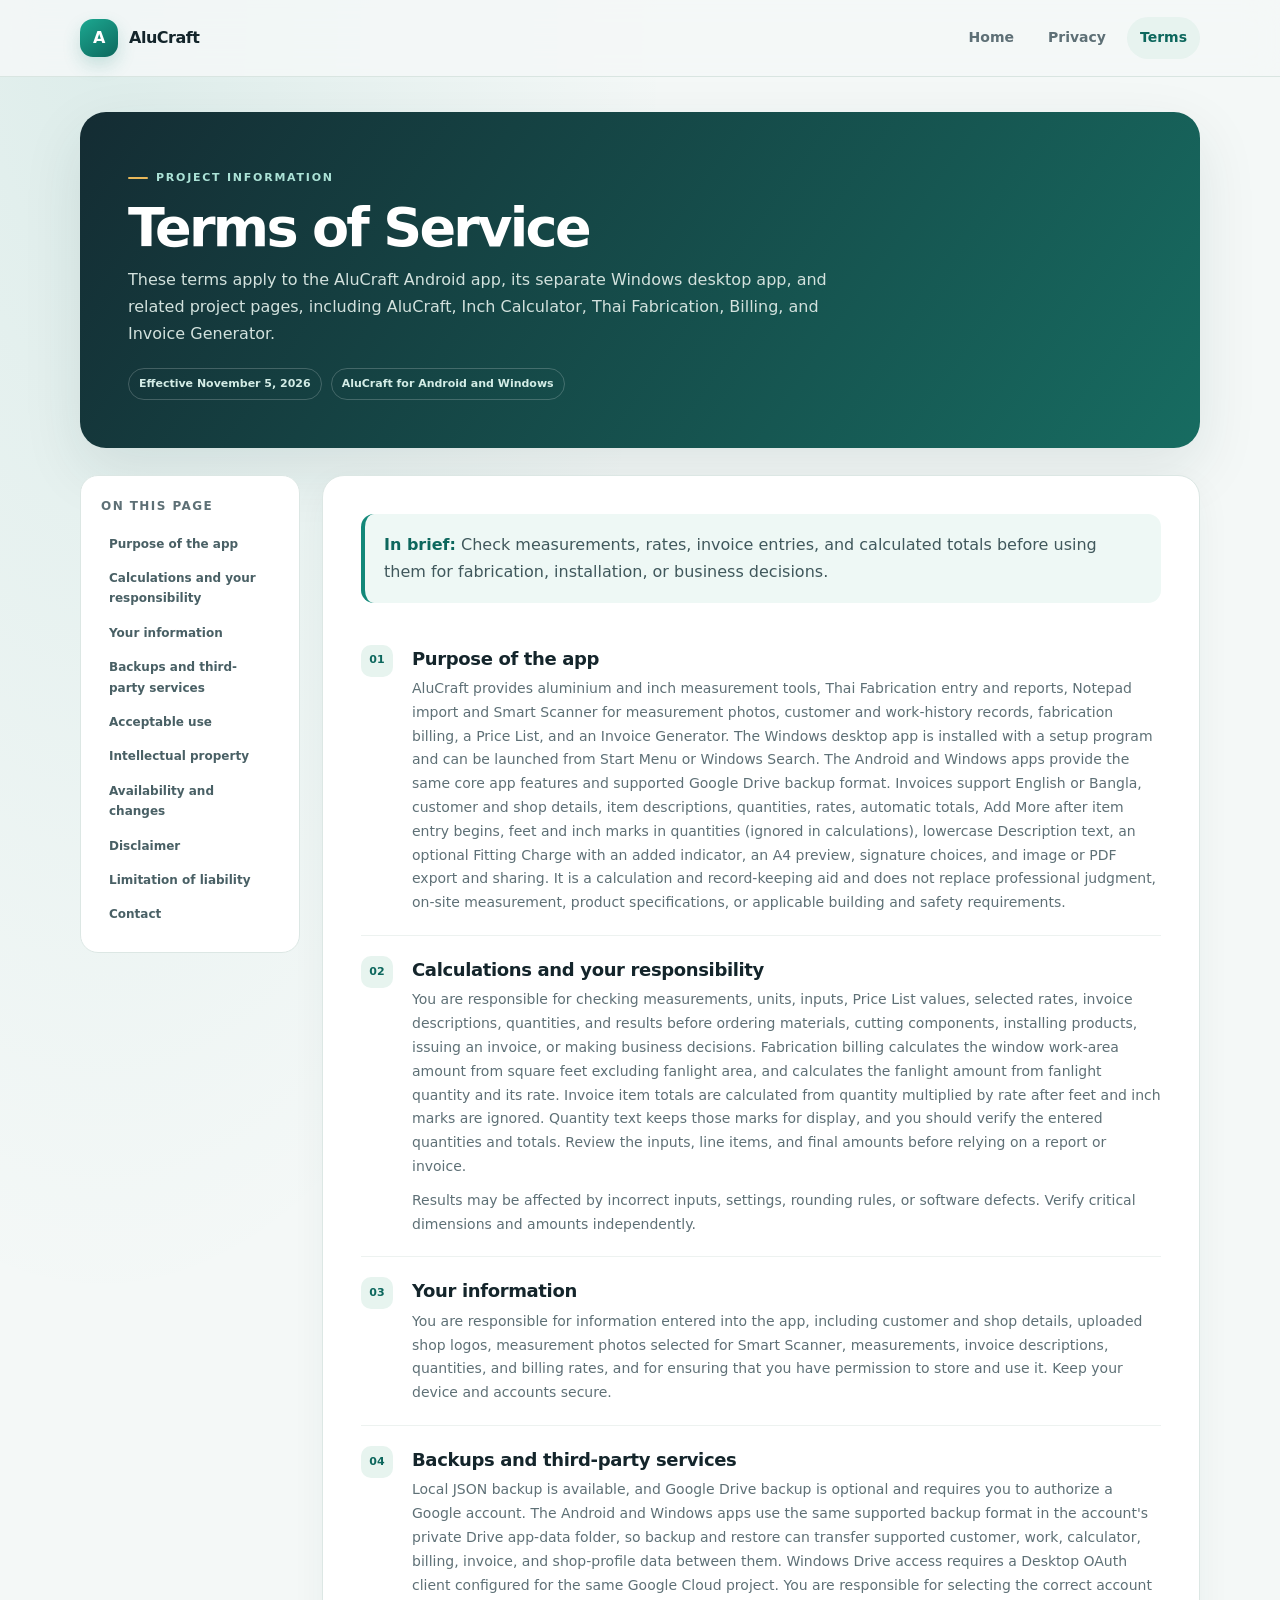
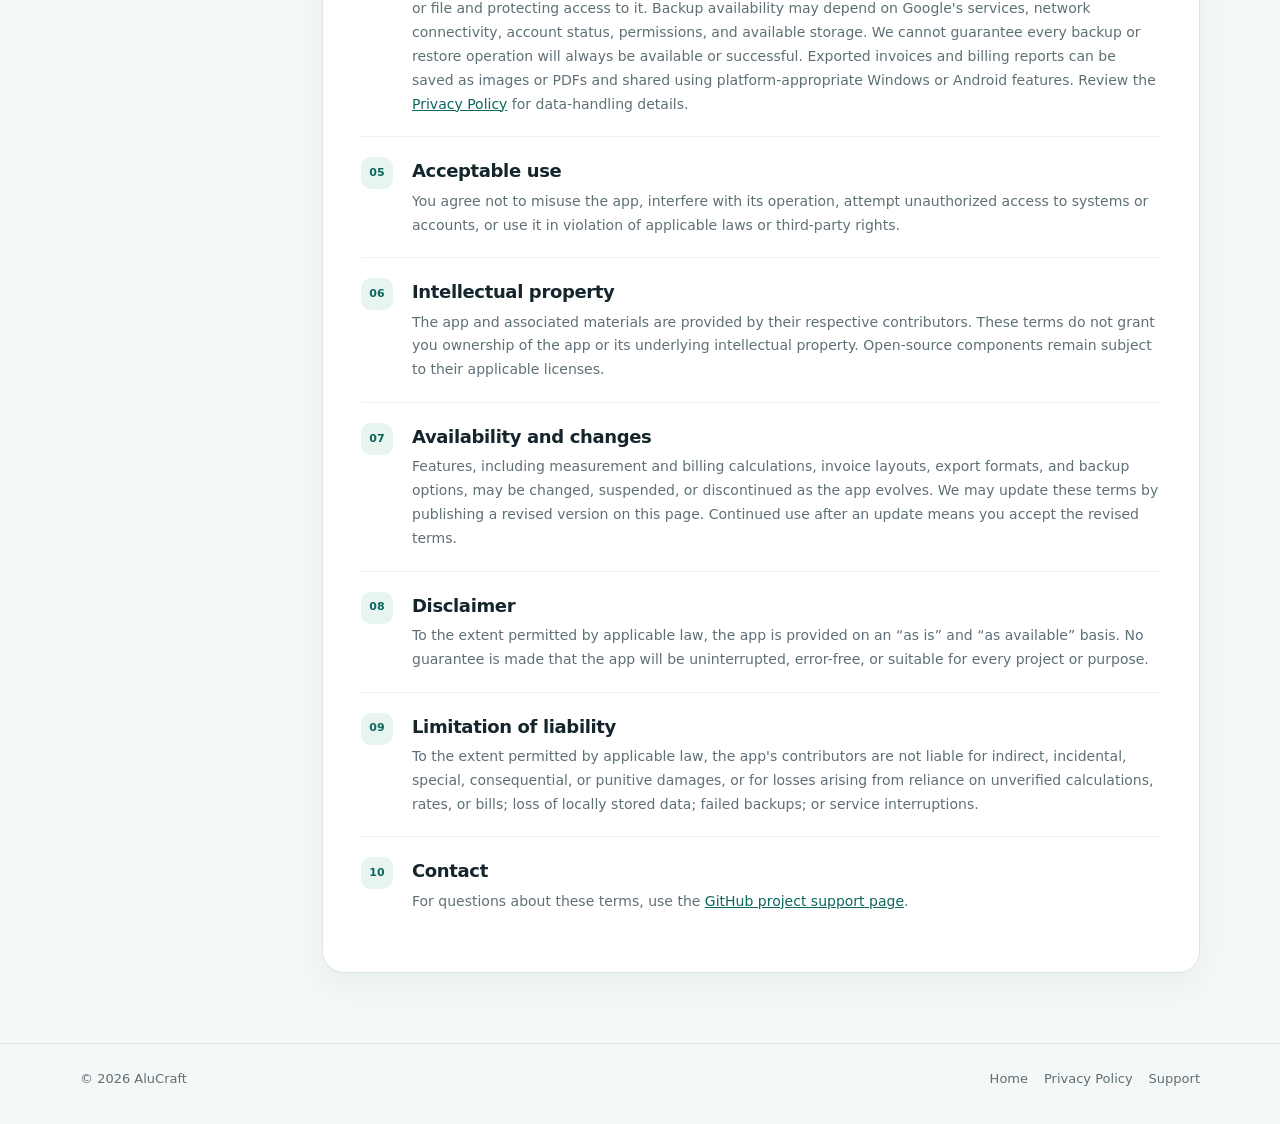
<file: docs/terms.html>
<!doctype html>
<html lang="en">
<head>
  <meta charset="utf-8">
  <meta name="viewport" content="width=device-width, initial-scale=1">
  <meta name="theme-color" content="#f4f8f7">
  <meta name="description" content="Terms for using AluCraft fabrication calculators, customer and work records, billing, and invoice tools.">
  <title>Terms of Service · AluCraft</title>
  <style>
:root{color-scheme:light;--ink:#14252b;--muted:#5e7076;--paper:#f4f8f7;--surface:#fff;--line:#dce7e4;--teal:#128879;--teal-dark:#0d675d;--mint:#dff5ef;--navy:#12252d;--gold:#e9b85a;--shadow:0 22px 60px rgba(22,55,57,.10)}
*{box-sizing:border-box}html{scroll-behavior:smooth;scroll-padding-top:92px}body{margin:0;background:radial-gradient(ellipse at 8% 0%,rgba(18,136,121,.10),transparent 34%),var(--paper);color:var(--ink);font:16px/1.7 Inter,ui-sans-serif,system-ui,-apple-system,"Segoe UI",Arial,sans-serif}a{color:var(--teal-dark)}a:hover{color:var(--teal)}a:focus-visible{outline:3px solid var(--gold);outline-offset:4px}.container{width:min(1120px,calc(100% - 40px));margin-inline:auto}.skip-link{position:absolute;left:-9999px;top:10px;background:var(--navy);color:#fff;padding:10px 14px;border-radius:10px;z-index:10}.skip-link:focus{left:12px}.site-header{position:sticky;top:0;z-index:5;background:rgba(244,248,247,.88);backdrop-filter:blur(16px);border-bottom:1px solid rgba(210,225,221,.8)}.nav{min-height:76px;display:flex;align-items:center;justify-content:space-between;gap:20px}.brand{display:inline-flex;align-items:center;gap:11px;text-decoration:none;color:var(--ink);font-weight:850;letter-spacing:-.03em}.brand-mark{width:38px;height:38px;border-radius:13px;display:grid;place-items:center;background:linear-gradient(145deg,#1ca891,#0d685d);color:white;font-size:16px;font-weight:900;box-shadow:0 8px 18px rgba(18,136,121,.2)}.nav-links{display:flex;align-items:center;gap:8px}.nav-links a{padding:9px 13px;border-radius:999px;text-decoration:none;color:var(--muted);font-size:14px;font-weight:700}.nav-links a:hover,.nav-links a[aria-current=page]{background:#e7f3ef;color:var(--teal-dark)}.eyebrow{display:inline-flex;align-items:center;gap:8px;color:var(--teal-dark);font-size:11px;font-weight:850;letter-spacing:.16em;text-transform:uppercase}.eyebrow:before{content:"";width:20px;height:2px;background:var(--gold);border-radius:2px}.button{display:inline-flex;align-items:center;justify-content:center;gap:9px;padding:12px 17px;border-radius:12px;text-decoration:none;font-weight:800;font-size:14px;transition:transform .18s ease,background .18s ease}.button:hover{transform:translateY(-2px)}.button-primary{background:var(--teal);color:#fff;box-shadow:0 10px 22px rgba(18,136,121,.2)}.button-primary:hover{background:var(--teal-dark);color:#fff}.button-quiet{background:rgba(255,255,255,.1);border:1px solid rgba(255,255,255,.22);color:#fff}.button-quiet:hover{background:rgba(255,255,255,.18);color:#fff}.site-footer{margin-top:70px;border-top:1px solid var(--line);padding:24px 0 34px;color:var(--muted);font-size:13px}.footer-row{display:flex;align-items:center;justify-content:space-between;gap:14px;flex-wrap:wrap}.footer-links{display:flex;gap:16px;flex-wrap:wrap}.footer-links a{color:var(--muted);text-decoration:none}.footer-links a:hover{color:var(--teal-dark)}
/* Home */
.hero{position:relative;isolation:isolate;overflow:hidden;margin:36px auto 56px;padding:clamp(30px,6vw,70px);border-radius:32px;background:linear-gradient(122deg,#12252d 0%,#17463f 56%,#167f70 100%);color:#fff;box-shadow:var(--shadow)}.hero:after{content:"";position:absolute;z-index:-1;width:390px;height:390px;border:1px solid rgba(255,255,255,.13);border-radius:50%;right:-120px;top:-150px;box-shadow:0 0 0 42px rgba(255,255,255,.035),0 0 0 84px rgba(255,255,255,.025)}.hero-grid{display:grid;grid-template-columns:1.1fr .9fr;align-items:center;gap:42px}.hero .eyebrow{color:#a8e4d8}.hero h1{max-width:680px;margin:15px 0 17px;font-size:clamp(38px,6vw,66px);line-height:1.04;letter-spacing:-.055em}.hero-copy{max-width:610px;color:#d2e1dd;font-size:clamp(16px,1.7vw,19px);margin:0}.hero-actions{display:flex;gap:11px;flex-wrap:wrap;margin-top:27px}.hero-note{margin-top:19px;color:#b6d2ca;font-size:12px}.report-preview{max-width:420px;margin-left:auto;padding:22px;border:1px solid rgba(255,255,255,.18);border-radius:23px;background:rgba(255,255,255,.10);backdrop-filter:blur(12px);box-shadow:0 20px 45px rgba(0,0,0,.14)}.preview-head{display:flex;justify-content:space-between;align-items:center;gap:10px;padding-bottom:16px;border-bottom:1px solid rgba(255,255,255,.16);font-weight:800}.preview-badge{padding:5px 8px;border:1px solid rgba(168,228,216,.35);border-radius:999px;color:#b7ece1;font-size:9px;letter-spacing:.12em;text-transform:uppercase}.preview-row{display:flex;justify-content:space-between;gap:10px;padding:13px 0;border-bottom:1px solid rgba(255,255,255,.12);font-size:12px;color:#c3d7d1}.preview-row strong{color:#fff;text-align:right}.preview-total{display:flex;align-items:center;justify-content:space-between;gap:12px;margin-top:15px;padding:14px;border-radius:15px;background:#dff5ef;color:#13594f}.preview-total span{font-size:10px;font-weight:850;letter-spacing:.1em;text-transform:uppercase}.preview-total strong{font-size:14px}.section-heading{max-width:650px;margin:0 auto 26px;text-align:center}.section-heading h2{margin:10px 0 8px;font-size:clamp(27px,4vw,40px);line-height:1.15;letter-spacing:-.04em}.section-heading p{margin:0;color:var(--muted)}.feature-grid{display:grid;grid-template-columns:repeat(3,minmax(0,1fr));gap:15px}.feature-card{min-height:205px;padding:23px;border:1px solid var(--line);border-radius:20px;background:rgba(255,255,255,.85);box-shadow:0 8px 25px rgba(22,55,57,.04)}.feature-icon{width:40px;height:40px;display:grid;place-items:center;margin-bottom:17px;border-radius:13px;background:var(--mint);color:var(--teal-dark);font-size:18px;font-weight:900}.feature-card h3{margin:0 0 7px;font-size:17px;letter-spacing:-.02em}.feature-card p{margin:0;color:var(--muted);font-size:14px}.workflow{display:grid;grid-template-columns:.8fr 1.2fr;gap:30px;align-items:center;margin-top:68px;padding:clamp(24px,4.5vw,42px);border:1px solid var(--line);border-radius:25px;background:linear-gradient(120deg,#fff,#f0f8f5)}.workflow h2{margin:8px 0 10px;font-size:clamp(25px,3.2vw,36px);line-height:1.15;letter-spacing:-.04em}.workflow p{margin:0;color:var(--muted)}.workflow-list{display:grid;grid-template-columns:repeat(2,minmax(0,1fr));gap:11px}.workflow-step{display:flex;align-items:flex-start;gap:11px;padding:14px;border-radius:15px;background:#fff;border:1px solid #e4eeeb;color:#42575a;font-size:13px}.step-no{flex:0 0 25px;height:25px;display:grid;place-items:center;border-radius:8px;background:var(--mint);color:var(--teal-dark);font-size:11px;font-weight:900}.data-note{margin-top:52px;padding:24px 27px;border-radius:20px;background:#e8f3ef;display:flex;justify-content:space-between;align-items:center;gap:22px}.data-note h2{margin:0 0 4px;font-size:19px}.data-note p{margin:0;color:var(--muted);font-size:14px}.data-note a{flex:0 0 auto;font-weight:800;text-decoration:none}
/* Legal pages */
.legal-hero{margin:35px 0 27px;padding:clamp(25px,5vw,48px);border-radius:26px;background:linear-gradient(125deg,#142c33,#176c61);color:#fff;box-shadow:var(--shadow)}.legal-hero .eyebrow{color:#ace3d7}.legal-hero h1{margin:13px 0 9px;font-size:clamp(34px,5.4vw,54px);line-height:1.05;letter-spacing:-.05em}.legal-hero p{max-width:710px;margin:0;color:#d2e1dd}.legal-meta{display:flex;gap:9px;flex-wrap:wrap;margin-top:20px}.legal-meta span{padding:6px 10px;border:1px solid rgba(255,255,255,.2);border-radius:999px;color:#d3ece6;font-size:11px;font-weight:750}.legal-layout{display:grid;grid-template-columns:220px minmax(0,1fr);gap:22px;align-items:start}.toc{position:sticky;top:96px;padding:20px;border:1px solid var(--line);border-radius:18px;background:#fff}.toc strong{display:block;margin:0 0 10px;font-size:12px;letter-spacing:.12em;text-transform:uppercase;color:var(--muted)}.toc a{display:block;padding:7px 8px;border-radius:9px;color:#496065;text-decoration:none;font-size:12px;font-weight:650}.toc a:hover{background:#eaf5f1;color:var(--teal-dark)}.legal-content{min-width:0;padding:clamp(20px,4vw,38px);border:1px solid var(--line);border-radius:22px;background:#fff;box-shadow:0 12px 35px rgba(22,55,57,.05)}.summary-box{margin-bottom:22px;padding:17px 19px;border-left:4px solid var(--teal);border-radius:13px;background:#eef8f5;color:#40585c}.summary-box strong{color:var(--teal-dark)}.legal-section{display:grid;grid-template-columns:39px minmax(0,1fr);gap:12px;padding:20px 0;border-top:1px solid #edf2f0;scroll-margin-top:96px}.legal-section:first-of-type{border-top:0}.section-number{width:32px;height:32px;display:grid;place-items:center;border-radius:10px;background:#e7f4ef;color:var(--teal-dark);font-size:11px;font-weight:900}.legal-section h2{margin:2px 0 7px;font-size:18px;line-height:1.3;letter-spacing:-.02em}.legal-section p{margin:0 0 10px;color:#5e7076;font-size:14px}.legal-section p:last-child{margin-bottom:0}.legal-section ul{margin:8px 0 0;padding-left:19px;color:#5e7076;font-size:14px}.legal-section li+li{margin-top:6px}.legal-content code{padding:2px 5px;border-radius:5px;background:#eff5f3;color:#315d57;font-size:.92em}.contact-card{margin-top:20px;padding:18px;border:1px solid var(--line);border-radius:15px;background:#f8fbfa}
@media(max-width:850px){.hero-grid{grid-template-columns:1fr;gap:28px}.report-preview{margin:0;max-width:none}.feature-grid{grid-template-columns:repeat(2,minmax(0,1fr))}.workflow{grid-template-columns:1fr}.legal-layout{grid-template-columns:1fr}.toc{position:static;display:flex;gap:5px;overflow:auto;align-items:center}.toc strong{flex:0 0 auto;margin:0 8px 0 0}.toc a{flex:0 0 auto}.legal-content{padding:23px}}
@media(max-width:560px){.container{width:min(100% - 28px,1120px)}.nav{min-height:66px}.brand{font-size:14px}.brand-mark{width:34px;height:34px;border-radius:11px}.nav-links{gap:0}.nav-links a{padding:8px 9px;font-size:12px}.hero{margin:19px auto 39px;border-radius:24px}.hero h1{font-size:42px}.feature-grid{grid-template-columns:1fr}.feature-card{min-height:unset}.workflow-list{grid-template-columns:1fr}.data-note{align-items:flex-start;flex-direction:column}.legal-hero{margin-top:20px;border-radius:21px}.legal-layout{gap:12px}.toc{margin:0 -2px;padding:11px}.toc strong{display:none}.legal-content{padding:18px;border-radius:18px}.legal-section{grid-template-columns:30px minmax(0,1fr);gap:8px}.section-number{width:27px;height:27px}.legal-section h2{font-size:16px}.legal-section p,.legal-section ul{font-size:13px}.footer-row{align-items:flex-start;flex-direction:column}}
@media(prefers-reduced-motion:reduce){html{scroll-behavior:auto}*,*:before,*:after{transition:none!important}}
</style>
</head>
<body>
<a class="skip-link" href="#main">Skip to content</a>
<header class="site-header"><div class="container nav">
  <a class="brand" href="index.html" aria-label="AluCraft home"><span class="brand-mark" aria-hidden="true">A</span><span>AluCraft</span></a>
  <nav class="nav-links" aria-label="Main navigation"><a href="index.html">Home</a><a href="privacy-policy.html" >Privacy</a><a href="terms.html" aria-current="page">Terms</a></nav>
</div></header>
<main id="main" class="container">
  <section class="legal-hero">
    <div class="eyebrow">Project information</div>
    <h1>Terms of Service</h1>
    <p>These terms apply to the AluCraft Android app, its separate Windows desktop app, and related project pages, including AluCraft, Inch Calculator, Thai Fabrication, Billing, and Invoice Generator.</p>
    <div class="legal-meta"><span>Effective November 5, 2026</span><span>AluCraft for Android and Windows</span></div>
  </section>
  <div class="legal-layout">
    <nav class="toc" aria-label="On this page"><strong>On this page</strong><a href="#purpose">Purpose of the app</a><a href="#accuracy">Calculations and your responsibility</a><a href="#information">Your information</a><a href="#backup">Backups and third-party services</a><a href="#use">Acceptable use</a><a href="#ownership">Intellectual property</a><a href="#changes">Availability and changes</a><a href="#disclaimer">Disclaimer</a><a href="#liability">Limitation of liability</a><a href="#contact">Contact</a></nav>
    <article class="legal-content">
      <div class="summary-box"><strong>In brief:</strong> Check measurements, rates, invoice entries, and calculated totals before using them for fabrication, installation, or business decisions.</div>
      <section class="legal-section" id="purpose"><span class="section-number">01</span><div><h2>Purpose of the app</h2><p>AluCraft provides aluminium and inch measurement tools, Thai Fabrication entry and reports, Notepad import and Smart Scanner for measurement photos, customer and work-history records, fabrication billing, a Price List, and an Invoice Generator. The Windows desktop app is installed with a setup program and can be launched from Start Menu or Windows Search. The Android and Windows apps provide the same core app features and supported Google Drive backup format. Invoices support English or Bangla, customer and shop details, item descriptions, quantities, rates, automatic totals, Add More after item entry begins, feet and inch marks in quantities (ignored in calculations), lowercase Description text, an optional Fitting Charge with an added indicator, an A4 preview, signature choices, and image or PDF export and sharing. It is a calculation and record-keeping aid and does not replace professional judgment, on-site measurement, product specifications, or applicable building and safety requirements.</p></div></section><section class="legal-section" id="accuracy"><span class="section-number">02</span><div><h2>Calculations and your responsibility</h2><p>You are responsible for checking measurements, units, inputs, Price List values, selected rates, invoice descriptions, quantities, and results before ordering materials, cutting components, installing products, issuing an invoice, or making business decisions. Fabrication billing calculates the window work-area amount from square feet excluding fanlight area, and calculates the fanlight amount from fanlight quantity and its rate. Invoice item totals are calculated from quantity multiplied by rate after feet and inch marks are ignored. Quantity text keeps those marks for display, and you should verify the entered quantities and totals. Review the inputs, line items, and final amounts before relying on a report or invoice.</p><p>Results may be affected by incorrect inputs, settings, rounding rules, or software defects. Verify critical dimensions and amounts independently.</p></div></section><section class="legal-section" id="information"><span class="section-number">03</span><div><h2>Your information</h2><p>You are responsible for information entered into the app, including customer and shop details, uploaded shop logos, measurement photos selected for Smart Scanner, measurements, invoice descriptions, quantities, and billing rates, and for ensuring that you have permission to store and use it. Keep your device and accounts secure.</p></div></section><section class="legal-section" id="backup"><span class="section-number">04</span><div><h2>Backups and third-party services</h2><p>Local JSON backup is available, and Google Drive backup is optional and requires you to authorize a Google account. The Android and Windows apps use the same supported backup format in the account's private Drive app-data folder, so backup and restore can transfer supported customer, work, calculator, billing, invoice, and shop-profile data between them. Windows Drive access requires a Desktop OAuth client configured for the same Google Cloud project. You are responsible for selecting the correct account or file and protecting access to it. Backup availability may depend on Google's services, network connectivity, account status, permissions, and available storage. We cannot guarantee every backup or restore operation will always be available or successful. Exported invoices and billing reports can be saved as images or PDFs and shared using platform-appropriate Windows or Android features. Review the <a href="privacy-policy.html">Privacy Policy</a> for data-handling details.</p></div></section><section class="legal-section" id="use"><span class="section-number">05</span><div><h2>Acceptable use</h2><p>You agree not to misuse the app, interfere with its operation, attempt unauthorized access to systems or accounts, or use it in violation of applicable laws or third-party rights.</p></div></section><section class="legal-section" id="ownership"><span class="section-number">06</span><div><h2>Intellectual property</h2><p>The app and associated materials are provided by their respective contributors. These terms do not grant you ownership of the app or its underlying intellectual property. Open-source components remain subject to their applicable licenses.</p></div></section><section class="legal-section" id="changes"><span class="section-number">07</span><div><h2>Availability and changes</h2><p>Features, including measurement and billing calculations, invoice layouts, export formats, and backup options, may be changed, suspended, or discontinued as the app evolves. We may update these terms by publishing a revised version on this page. Continued use after an update means you accept the revised terms.</p></div></section><section class="legal-section" id="disclaimer"><span class="section-number">08</span><div><h2>Disclaimer</h2><p>To the extent permitted by applicable law, the app is provided on an “as is” and “as available” basis. No guarantee is made that the app will be uninterrupted, error-free, or suitable for every project or purpose.</p></div></section><section class="legal-section" id="liability"><span class="section-number">09</span><div><h2>Limitation of liability</h2><p>To the extent permitted by applicable law, the app's contributors are not liable for indirect, incidental, special, consequential, or punitive damages, or for losses arising from reliance on unverified calculations, rates, or bills; loss of locally stored data; failed backups; or service interruptions.</p></div></section><section class="legal-section" id="contact"><span class="section-number">10</span><div><h2>Contact</h2><p>For questions about these terms, use the <a href="https://github.com/Biplop34/Aluminium-Calculator-Final/issues" target="_blank" rel="noopener noreferrer">GitHub project support page</a>.</p></div></section>
    </article>
  </div>
</main>
<footer class="site-footer"><div class="container footer-row"><span>© 2026 AluCraft</span><div class="footer-links"><a href="index.html">Home</a><a href="privacy-policy.html">Privacy Policy</a><a href="https://github.com/Biplop34/Aluminium-Calculator-Final/issues" target="_blank" rel="noopener noreferrer">Support</a></div></div></footer>
</body>
</html>
</file>
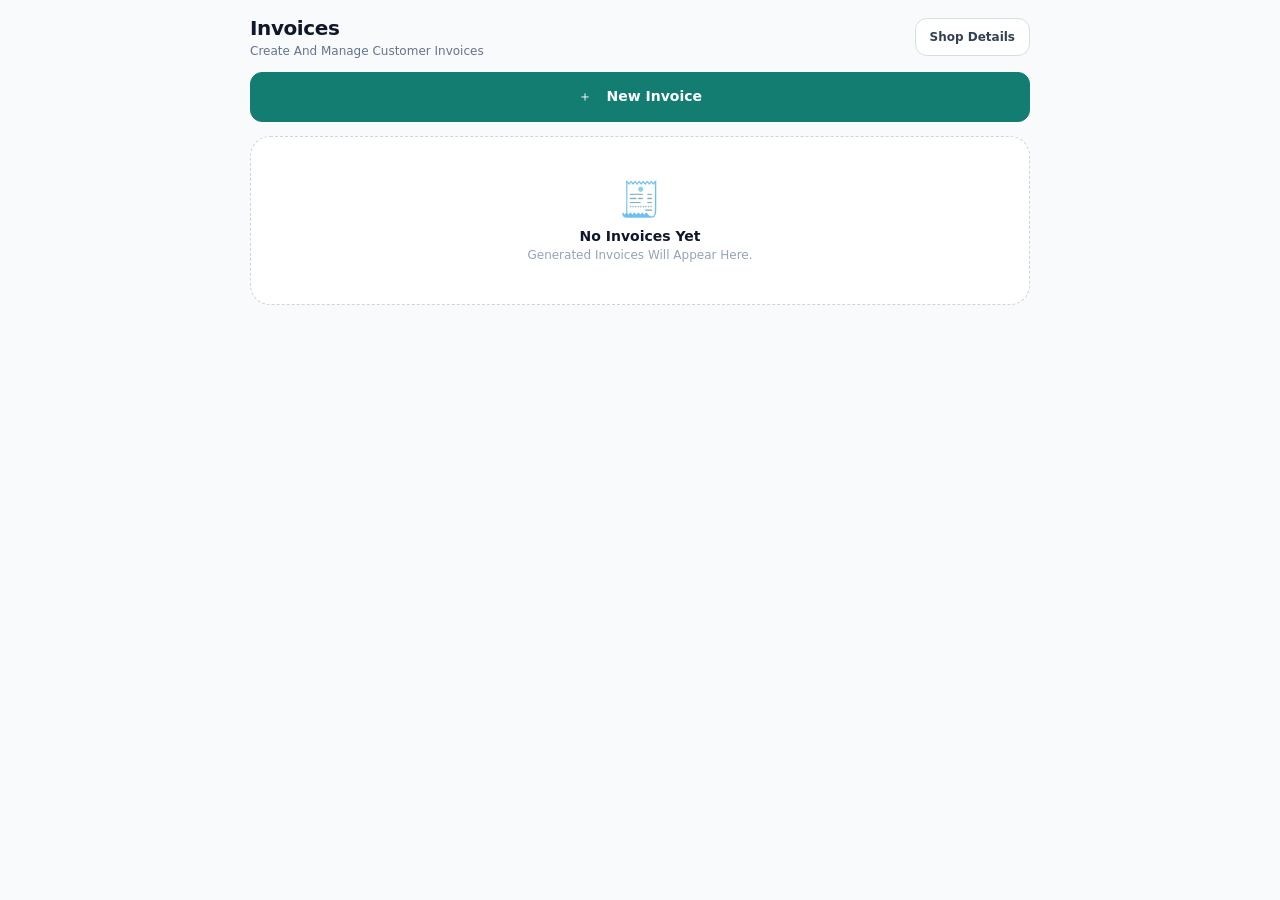
<file: app/src/main/assets/invoice-generator.html>
<!doctype html>
<html lang="en">
<head>
<meta charset="utf-8">
<meta name="viewport" content="width=device-width,initial-scale=1,maximum-scale=1,user-scalable=no">
<meta name="theme-color" content="#f8fafc">
<title>Invoice Generator</title>
<script>
(()=>{
  const applyAppTheme=()=>{
    try{
      const mode=localStorage.getItem("app_theme")||"light";
      const dark=mode==="dark"||(mode==="system"&&window.matchMedia&&window.matchMedia("(prefers-color-scheme: dark)").matches);
      document.documentElement.classList.toggle("dark",!!dark);
      document.documentElement.dataset.appTheme=mode;
    }catch(_){document.documentElement.classList.remove("dark");}
  };
  applyAppTheme();
  window.addEventListener("storage",applyAppTheme);
  if(window.matchMedia){
    const systemTheme=window.matchMedia("(prefers-color-scheme: dark)");
    const updateSystemTheme=()=>{try{if(localStorage.getItem("app_theme")==="system")applyAppTheme();}catch(_){}};
    if(systemTheme.addEventListener)systemTheme.addEventListener("change",updateSystemTheme);
    else if(systemTheme.addListener)systemTheme.addListener(updateSystemTheme);
  }
})();
</script>
<style>
:root{font-family:Inter,system-ui,-apple-system,"Segoe UI",Arial,sans-serif;color:#0f172a;background:#f8fafc;font-synthesis:none}
*{box-sizing:border-box}
body{margin:0;background:#f8fafc;color:#0f172a}
button,input,textarea{font:inherit}
input,textarea{pointer-events:auto!important;-webkit-user-select:text!important;user-select:text!important}
input[type="number"]{appearance:textfield!important;-moz-appearance:textfield!important}
input[type="number"]::-webkit-inner-spin-button,input[type="number"]::-webkit-outer-spin-button{-webkit-appearance:none!important;appearance:none!important;display:none!important;margin:0!important}
button{cursor:pointer}
#app{min-height:100%;padding:16px}
.wrap{max-width:780px;margin:0 auto;display:flex;flex-direction:column;gap:14px;padding-bottom:28px}
.top{display:flex;justify-content:space-between;align-items:center;gap:12px}
h1{font-size:20px;margin:0;font-weight:900;letter-spacing:-.02em}
.sub{font-size:12px;color:#64748b;margin:4px 0 0}
.panel{background:#fff;border:1px solid #e2e8f0;border-radius:20px;padding:18px;box-shadow:0 5px 16px rgba(15,23,42,.045)}
.panel-head{display:flex;justify-content:space-between;gap:12px;align-items:flex-start}
.step{font-size:10px;color:#0f766e;font-weight:900;text-transform:uppercase;letter-spacing:.14em}
.title{font-size:17px;font-weight:900;margin:5px 0 0}
.help{font-size:12px;color:#64748b;margin:6px 0 0}
.field{display:flex;flex-direction:column;gap:6px;margin-top:14px}
.field label{font-size:10px;font-weight:900;text-transform:uppercase;letter-spacing:.08em;color:#64748b}
.field input,.field textarea{width:100%;padding:12px 13px;border:1px solid #cbd5e1;border-radius:12px;background:#f8fafc;color:#111827;font-size:14px;outline:none}
.field input:focus,.field textarea:focus{border-color:#0f9688;background:#fff;box-shadow:0 0 0 3px rgba(15,150,136,.1)}
.field textarea{resize:vertical;min-height:76px}
#itemDescription{overflow-wrap:anywhere;word-break:break-word}
.row{display:flex;gap:9px;align-items:center;justify-content:space-between;flex-wrap:wrap}
.actions{display:flex;justify-content:space-between;align-items:center;gap:9px;flex-wrap:wrap;margin-top:18px}.share-format-actions{display:grid;grid-template-columns:repeat(2,minmax(0,1fr));gap:9px;margin-top:18px}.share-format-actions .btn{width:100%;min-height:46px}.share-format-actions .btn:last-child{grid-column:1/-1}
.btn{border:1px solid #d5dfe2;border-radius:12px;padding:11px 14px;background:#fff;color:#334155;font-size:12px;font-weight:850}
.btn:disabled{opacity:.4;cursor:default}
.btn.primary{background:#147d72;border-color:#147d72;color:#fff}
.btn.light{background:#eef7f5;border-color:#d8eeea;color:#125f57}
.btn.danger{color:#b91c1c;background:#fff7f7;border-color:#fecaca}.invoice-delete-icon{width:42px;height:42px;min-width:42px;padding:0;display:flex;align-items:center;justify-content:center;border-radius:14px}.invoice-delete-icon svg{width:20px;height:20px;fill:none;stroke:currentColor;stroke-width:1.8;stroke-linecap:round;stroke-linejoin:round}
.btn.big{width:100%;padding:15px;font-size:14px}
.btn.icon{padding:8px 11px}
.lang-grid,.choice-grid{display:grid;grid-template-columns:repeat(2,minmax(0,1fr));gap:10px;margin-top:15px}
.choice{min-height:86px;text-align:left;border:1px solid #dce5e7;background:#fff;border-radius:16px;padding:16px;color:#1e293b}
.choice.selected,.choice:hover{border-color:#147d72;background:#effaf7}
.choice strong{display:block;font-size:14px}
.choice small{display:block;color:#64748b;font-size:11px;margin-top:5px}
.item-count{background:#f1f5f9;border-radius:999px;padding:6px 10px;color:#475569;font-size:10px;font-weight:900;white-space:nowrap}
.calculated{display:flex;justify-content:space-between;align-items:center;background:#effaf7;border:1px solid #d2eee8;padding:12px 13px;border-radius:12px;margin-top:14px;font-size:12px;font-weight:800}
.total{font-variant-numeric:tabular-nums}
 .toolbar{display:flex;flex-direction:column;gap:8px;padding-top:14px;border-top:1px solid #f1f5f9;margin-top:16px}
 .toolbar-nav,.toolbar-actions{display:grid;gap:7px}
 .toolbar-nav{grid-template-columns:repeat(2,minmax(0,1fr))}
 .toolbar-actions{grid-template-columns:repeat(3,minmax(0,1fr))}
 .toolbar .btn{padding:10px 5px;font-size:10px;min-width:0;white-space:nowrap}
.toolbar .btn.fitting-charge-added{min-height:58px;padding:5px 3px!important;display:flex;flex-direction:column;align-items:center;justify-content:center;gap:1px;white-space:normal;border-color:#2aa894;background:#e5f7f2;color:#115e59;box-shadow:0 0 0 2px rgba(42,168,148,.12)}
.fitting-charge-label{display:flex;align-items:center;justify-content:center;gap:4px;width:100%;white-space:nowrap;font-size:9px;line-height:1.1}
.fitting-charge-check{display:inline-grid;flex:0 0 15px;width:15px;height:15px;place-items:center;border-radius:50%;background:#147d72;color:#fff;font-size:10px;line-height:1}
.fitting-charge-status{font-size:9px;font-weight:900;letter-spacing:.07em;line-height:1.1;text-transform:uppercase!important}
.invoice-list{display:flex;flex-direction:column;gap:10px}
.invoice-card{width:100%;text-align:left;background:#fff;border:1px solid #e2e8f0;border-radius:17px;padding:15px;box-shadow:0 4px 12px rgba(15,23,42,.035)}
.invoice-card:active{transform:scale(.99)}
.invoice-card-title{font-size:13px;font-weight:900;color:#0f172a}
.invoice-card-sub{font-size:11px;color:#64748b;margin-top:4px}
.invoice-card-bottom{display:flex;justify-content:space-between;gap:10px;border-top:1px solid #f1f5f9;margin-top:11px;padding-top:9px;font-size:10px;color:#94a3b8;font-weight:750}
.amount{font-size:14px;color:#0f766e;font-weight:900}
.empty{text-align:center;padding:42px 16px;border:1px dashed #cbd5e1;border-radius:20px;background:#fff}
.empty .icon{font-size:34px}
.empty h3{font-size:14px;margin:9px 0 4px}
.empty p{font-size:12px;color:#94a3b8;margin:0}
.sheet-wrap{width:100%;overflow:auto;padding:1px 0}
.sheet-preview{background:#fff;border:1px solid #dbe2e4;border-radius:8px;box-shadow:0 8px 24px rgba(15,23,42,.08);width:100%;max-width:794px;margin:auto;display:block}
.preview-page-nav{display:flex;align-items:center;justify-content:center;gap:12px;margin:10px 0;color:#64748b;font-size:11px;font-weight:800}
.overlay{position:fixed;inset:0;z-index:200;display:flex;align-items:center;justify-content:center;background:rgba(15,23,42,.62);padding:16px}
.modal{width:min(100%,460px);max-height:90vh;overflow:auto;background:#fff;border-radius:22px;padding:19px;box-shadow:0 24px 80px rgba(0,0,0,.25)}
.modal h3{font-size:16px;margin:0;font-weight:900}
.shop-image-preview{display:flex;align-items:center;gap:12px;margin-top:10px;padding:10px;border:1px solid #dbe2e4;border-radius:12px;background:#f8fafc}
.shop-image-preview img{width:70px;height:70px;object-fit:contain;border:1px solid #e2e8f0;border-radius:9px;background:#fff}
.shop-image-preview.signature img{width:150px;height:64px}
.shop-image-preview strong{display:block;font-size:12px}
.toast{position:fixed;z-index:500;left:50%;bottom:24px;transform:translateX(-50%);background:#0f172a;color:#fff;border-radius:999px;padding:11px 18px;font-size:12px;font-weight:850;box-shadow:0 10px 25px #0003}
.small{font-size:10px;color:#64748b}
 @media(max-width:520px){#app{padding:13px}.panel{padding:15px}.toolbar .btn{font-size:10px}.toolbar-nav,.toolbar-actions{gap:6px}.lang-grid,.choice-grid{gap:8px}}
@media print{body{background:#fff}#app{padding:0}.no-print{display:none!important}.print-only{display:block!important}}
.print-only{display:none}
body,#app,#app *{text-transform:capitalize!important}input::placeholder,textarea::placeholder{text-transform:capitalize!important}#app #itemDescription{text-transform:none!important}</style>
<style>
html.dark{color-scheme:dark;background:#0f172a;color:#f8fafc}
html.dark body,html.dark #app{background:#0f172a;color:#f8fafc}
html.dark .panel,html.dark .invoice-card,html.dark .empty,html.dark .modal{background:#1e293b;color:#f8fafc;border-color:#334155;box-shadow:0 5px 18px rgba(0,0,0,.22)}
html.dark .sub,html.dark .help,html.dark .small,html.dark .invoice-card-sub,html.dark .invoice-card-bottom,html.dark .preview-page-nav{color:#94a3b8}
html.dark .step,html.dark .field label{color:#cbd5e1}
html.dark .field input,html.dark .field textarea{background:#0f172a;color:#f8fafc;border-color:#475569}
html.dark .field input::placeholder,html.dark .field textarea::placeholder{color:#94a3b8}
html.dark .field input:focus,html.dark .field textarea:focus{background:#111f33;border-color:#2dd4bf;box-shadow:0 0 0 3px rgba(45,212,191,.14)}
html.dark .btn{background:#1e293b;color:#e2e8f0;border-color:#475569}
html.dark .btn.primary{background:#147d72;color:#fff;border-color:#147d72}
html.dark .btn.light{background:#123c3a;color:#99f6e4;border-color:#1b5b56}
html.dark .toolbar .btn.fitting-charge-added{border-color:#38a98f;background:#155849;color:#d9fff4;box-shadow:0 0 0 2px rgba(66,190,161,.13)}
html.dark .fitting-charge-check{background:#a6f1dc;color:#155849}
html.dark .fitting-charge-status{color:#a6f1dc}
html.dark .btn.danger{background:#3b2028;color:#fecaca;border-color:#71313d}
html.dark .choice{background:#0f172a;color:#f8fafc;border-color:#475569}
html.dark .choice small{color:#94a3b8}
html.dark .choice.selected,html.dark .choice:hover{background:#123c3a;border-color:#2dd4bf}
html.dark .item-count{background:#334155;color:#cbd5e1}
html.dark .calculated{background:#123c3a;color:#ccfbf1;border-color:#1b5b56}
html.dark .toolbar{border-color:#334155}
html.dark .invoice-card-title,html.dark .title,html.dark .modal h3{color:#f8fafc}
html.dark .shop-image-preview{background:#0f172a;border-color:#475569}
html.dark .shop-image-preview strong{color:#f8fafc}
html.dark .invoice-card-bottom{border-color:#334155}
html.dark .amount{color:#5eead4}
html.dark .empty{border-style:dashed}
html.dark .sheet-preview{background:#fff;border-color:#475569;box-shadow:0 8px 24px rgba(0,0,0,.35)}
html.dark .overlay{background:rgba(2,6,23,.78)}
html.dark .toast{background:#020617;color:#f8fafc;box-shadow:0 10px 30px rgba(0,0,0,.5)}
</style>
</head>
<body>
<main id="app"></main>
<script>
(function(){
"use strict";
const DEFAULT_SHOP={name:"",address:"",phone1:"",phone2:"",logoDataUrl:"",signatureDataUrl:""};
const STORAGE_INVOICES="invoice_generator_records",STORAGE_SHOP="invoice_shop_profile";
const app=document.getElementById("app");
const state={mode:"list",invoices:readStored(STORAGE_INVOICES,[]),shop:Object.assign({},DEFAULT_SHOP,readStored(STORAGE_SHOP,{})),shopDraft:null,customer:{name:"",address:"",phone:""},language:"en",items:[{description:"",quantity:"1",rate:""}],active:0,invoiceNo:"",signatureMode:"auto",selected:null,shareOpen:false,fittingCharge:"",fittingChargeDraft:"",fittingChargeDialog:false,previewPage:0,images:[],imageKey:"",busy:false};
function readStored(key,fallback){try{let raw=localStorage.getItem(key)||"";if(!raw&&window.AndroidBridge&&typeof AndroidBridge.getAppData==="function")raw=AndroidBridge.getAppData(key)||"";const parsed=JSON.parse(raw||"null");return parsed==null?fallback:parsed;}catch(e){return fallback;}}
function writeStored(key,value){const json=JSON.stringify(value);localStorage.setItem(key,json);if(window.AndroidBridge&&typeof AndroidBridge.saveAppData==="function")AndroidBridge.saveAppData(key,json);}
function esc(value){return String(value==null?"":value).replace(/[&<>"']/g,function(ch){return{"&":"&amp;","<":"&lt;",">":"&gt;",'"':"&quot;","'":"&#39;"}[ch];});}
function labels(){return state.language==="bn"?{customer:"গ্রাহকের তথ্য",name:"গ্রাহকের নাম",address:"গ্রাহকের ঠিকানা",phone:"ফোন নম্বর",chooseLanguage:"Invoice-এর ভাষা নির্বাচন করুন",description:"বিবরণ",quantity:"পরিমাণ",rate:"দর",total:"মোট",grandTotal:"সর্বমোট",signature:"অনুমোদিত স্বাক্ষর",continue:"পরবর্তী",back:"পেছনে",cancel:"বাতিল",newInvoice:"নতুন Invoice",saveInvoice:"Invoice সংরক্ষণ করুন",items:"আইটেম",descriptionRequired:"প্রতিটি আইটেমের বিবরণ লিখুন।",quantityRequired:"সঠিক পরিমাণ লিখুন।",rateRequired:"সঠিক দর লিখুন।"}:{customer:"Customer Details",name:"Customer Name",address:"Customer Address",phone:"Customer Phone (Optional)",chooseLanguage:"Choose invoice language",description:"Description",quantity:"Quantity",rate:"Rate",total:"Total",grandTotal:"Grand Total",signature:"Authorized Signature",continue:"Continue",back:"Back",cancel:"Cancel",newInvoice:"New Invoice",saveInvoice:"Save Invoice",items:"items",descriptionRequired:"Enter a description for every item.",quantityRequired:"Enter a valid quantity.",rateRequired:"Enter a valid rate."};}
function money(value){const n=Math.round((Number(value)||0)*100)/100;return "৳"+n.toLocaleString("en-US",{maximumFractionDigits:2});}
function dateText(value,lang){try{return new Date(value||Date.now()).toLocaleDateString(lang==="bn"?"bn-BD":"en-GB",{day:"2-digit",month:"long",year:"numeric"});}catch(e){return "";}}
function invoiceCreatedTime(invoice){const value=invoice&&(invoice.createdAt||invoice.timestamp);const numeric=Number(value);if(Number.isFinite(numeric)&&numeric>0)return numeric;const parsed=Date.parse(String(value||""));return Number.isFinite(parsed)?parsed:0;}
function toast(message){if(window.AndroidBridge&&typeof AndroidBridge.showToast==="function"){try{AndroidBridge.showToast(message);return;}catch(e){}}const old=document.querySelector(".toast");if(old)old.remove();const node=document.createElement("div");node.className="toast";node.textContent=message;document.body.appendChild(node);setTimeout(()=>node.remove(),2400);}
function showInvoicePageToast(message){if(typeof window.showAluCraftToast==="function"){window.showAluCraftToast(message);return;}const old=document.querySelector(".toast");if(old)old.remove();const node=document.createElement("div");node.className="toast";node.setAttribute("role","status");node.textContent=message;document.body.appendChild(node);setTimeout(()=>node.remove(),2600);}
function button(text,action,klass,disabled){return '<button type="button" class="btn '+(klass||"")+'" data-action="'+action+'" '+(disabled?"disabled":"")+'>'+text+'</button>';}

function hasRequiredShopDetails(shop){const value=shop||state.shop||{};return !!(String(value.name||"").trim()&&String(value.address||"").trim()&&(String(value.phone1||"").trim()||String(value.phone2||"").trim()));}
function requireShopDetails(){if(hasRequiredShopDetails())return true;alert("Add Shop Data First");state.shopDraft=Object.assign({},DEFAULT_SHOP,state.shop||{});render();return false;}function startInvoice(){const d=new Date();const day=[d.getFullYear(),String(d.getMonth()+1).padStart(2,"0"),String(d.getDate()).padStart(2,"0")].join("");const serial=state.invoices.filter(x=>String(x.invoiceNo||"").indexOf(day)>=0).length+1;state.invoiceNo="KT-"+day+"-"+String(serial).padStart(3,"0");state.customer={name:"",address:"",phone:""};state.language="en";state.items=[{description:"",quantity:"1",rate:""}];state.active=0;state.signatureMode="auto";state.fittingCharge="";state.fittingChargeDraft="";state.fittingChargeDialog=false;state.selected=null;state.images=[];setMode("customer");}
function sanitizeQuantityInput(value){return String(value==null?"":value).replace(/[^0-9.'"\s]/g,"");}
function quantityNumber(value){const normalized=String(value==null?"":value).replace(/['"\s]/g,"");const number=Number(normalized);return Number.isFinite(number)?number:0;}
function itemHasEnteredData(item){return !!item&&(String(item.description||"").trim()!==""||String(item.rate==null?"":item.rate).trim()!==""||(item._quantityTouched&&String(item.quantity==null?"":item.quantity).trim()!==""));}
function currentDraft(){return{id:"draft",invoiceNo:state.invoiceNo,createdAt:Date.now(),shop:Object.assign({},state.shop),customer:Object.assign({},state.customer),language:state.language,items:state.items.map(x=>({description:String(x.description||"").trim(),quantity:String(x.quantity==null?"":x.quantity).trim(),rate:Number(x.rate)||0})),fittingCharge:Number(state.fittingCharge)||0,signatureMode:state.signatureMode};}
function pagesFor(invoice){const pages=[];for(let i=0;i<invoice.items.length;i+=8)pages.push(invoice.items.slice(i,i+8));return pages.length?pages:[[]];}
function renderList(){const l=labels();const sortedInvoices=state.invoices.map(function(invoice,index){return{invoice:invoice,index:index};}).sort(function(a,b){return invoiceCreatedTime(b.invoice)-invoiceCreatedTime(a.invoice);});return '<div class="wrap"><div class="top"><div><h1>Invoices</h1><p class="sub">Create and manage customer invoices</p></div>'+button("Shop Details","shop","")+ '</div>'+button("＋ &nbsp; New Invoice","new","primary big")+(sortedInvoices.length?'<div class="invoice-list">'+sortedInvoices.map(function(entry){const inv=entry.invoice,index=entry.index;return '<button type="button" class="invoice-card" data-open="'+index+'"><div class="row"><div><div class="invoice-card-title">'+esc(inv.customer&&inv.customer.name||"Customer")+'</div><div class="invoice-card-sub">'+esc(inv.invoiceNo)+'</div></div><strong class="amount">'+money(inv.total)+'</strong></div><div class="invoice-card-bottom"><span>'+dateText(inv.createdAt,inv.language)+'</span><span>'+(inv.items||[]).length+" "+(inv.language==="bn"?"আইটেম":"items")+'</span></div></button>';}).join("")+'</div>':'<div class="empty"><div class="icon">🧾</div><h3>No invoices yet</h3><p>Generated invoices will appear here.</p></div>')+'</div>';}
function renderCustomer(){const l=labels();return '<div class="wrap"><section class="panel"><div class="panel-head"><div><div class="step">Step 1 of 4</div><h2 class="title">Customer Details</h2></div></div><div class="field"><label>'+l.name+'</label><input id="custName" type="text" value="'+esc(state.customer.name)+'" placeholder="Enter customer name"></div><div class="field"><label>'+l.address+'</label><textarea id="custAddress" placeholder="Enter customer address">'+esc(state.customer.address)+'</textarea></div><div class="field"><label>'+l.phone+'</label><input id="custPhone" type="tel" value="'+esc(state.customer.phone)+'" placeholder="Enter phone number"></div><div class="actions">'+button("Cancel","cancel","")+'<button class="btn primary" data-action="customer-next">Continue</button></div></section></div>';}
function renderLanguage(){return '<div class="wrap"><section class="panel"><div class="step">Step 2 of 4</div><h2 class="title">'+labels().chooseLanguage+'</h2><div class="lang-grid"><button type="button" class="choice '+(state.language==="en"?"selected":"")+'" data-lang="en"><strong>English</strong><small>Generate invoice in English</small></button><button type="button" class="choice '+(state.language==="bn"?"selected":"")+'" data-lang="bn"><strong>বাংলা</strong><small>বাংলায় Invoice তৈরি করুন</small></button></div><div class="actions">'+button("Back","customer-back","")+'<button type="button" class="btn primary" data-action="language-next">Continue</button></div></section></div>';}
function renderFittingChargeButton(){const added=Number(state.fittingCharge)>0,label=state.language==="bn"?"ফিটিং চার্জ":"Fitting Charge",status=state.language==="bn"?"যোগ হয়েছে":"Added";if(!added)return button(label,"fitting-charge-open","");const accessibleLabel=label+" — "+status;return '<button type="button" class="btn fitting-charge-added" data-action="fitting-charge-open" aria-pressed="true" aria-label="'+esc(accessibleLabel)+'" title="'+esc(accessibleLabel)+'"><span class="fitting-charge-label"><span class="fitting-charge-check" aria-hidden="true">✓</span><span>'+label+'</span></span><span class="fitting-charge-status">'+status+'</span></button>';}
function renderItems(){const l=labels();const item=state.items[state.active]||{description:"",quantity:"1",rate:""};const amount=quantityNumber(item.quantity)*(Number(item.rate)||0);return '<div class="wrap"><section class="panel"><div class="panel-head"><div><div class="step">Step 3 of 4</div><h2 class="title">'+(state.language==="bn"?"Invoice-এর পণ্য/সেবার তথ্য":"Invoice Items")+'</h2></div><span class="item-count">'+(state.active+1)+" / "+state.items.length+'</span></div><div class="field"><label>'+l.description+'</label><textarea id="itemDescription" maxlength="160" autocapitalize="off" spellcheck="false" placeholder="'+(state.language==="bn"?"বিবরণ লিখুন":"Enter description")+'">'+esc(item.description)+'</textarea></div><div class="lang-grid"><div class="field" style="margin:0"><label>'+l.quantity+'</label><input id="itemQuantity" type="text" inputmode="text" autocapitalize="off" spellcheck="false" value="'+esc(item.quantity)+'" placeholder="1"></div><div class="field" style="margin:0"><label>'+l.rate+'</label><input id="itemRate" type="number" inputmode="decimal" min="0" step="any" value="'+esc(item.rate)+'" placeholder="0"></div></div><div class="calculated"><span>'+l.total+'</span><span id="itemTotal" class="total">'+money(amount)+'</span></div><div class="toolbar"><div class="toolbar-nav">'+button("← Previous","item-prev","",state.active===0)+button("Next →","item-next","",state.active===state.items.length-1)+'</div><div class="toolbar-actions">'+button("＋ Add More","item-add","light",!itemHasEnteredData(item))+renderFittingChargeButton()+button("Finish","item-finish","primary")+'</div></div><div class="actions" style="margin-top:10px"><button class="btn" data-action="language-back">← Language</button></div></section></div>';}
function renderSignature(){return '<div class="wrap"><section class="panel"><div class="step">Step 4 of 4</div><h2 class="title">Choose Invoice Signature</h2><p class="help">Select how you want the generated invoice signed.</p><div class="choice-grid"><button class="choice" data-signature="manual"><strong>✍️ Manual Signature</strong><small>Include an authorized signature line.</small></button><button class="choice" data-signature="automatic"><strong>✍️ Automatic Signature</strong><small>Use the signature saved in Shop Details.</small></button><button class="choice" data-signature="auto"><strong>💻 No Signature</strong><small>Include the computer-generated invoice note.</small></button></div><div class="actions">'+button("← Back to Entries","signature-back","")+'</div></section></div>';}
function renderPreviewOrDetail(){const invoice=state.mode==="detail"?state.selected:currentDraft();const pages=pagesFor(invoice);const page=state.previewPage;const image=state.images[page];const title=state.mode==="detail"?"Invoice":"Invoice Preview";return '<div class="wrap"><div class="top"><div><h1>'+title+'</h1><p class="sub">'+esc(invoice.invoiceNo)+'</p></div>'+(state.mode==="preview"?button("← Edit Entries","edit-items",""):state.mode==="detail"?'<button type="button" class="btn danger invoice-delete-icon" data-action="delete-invoice" aria-label="Delete Invoice" title="Delete Invoice"><svg viewBox="0 0 24 24" aria-hidden="true"><path d="M3 6h18"/><path d="M8 6V4h8v2"/><path d="M19 6l-1 14H6L5 6"/><path d="M10 11v6"/><path d="M14 11v6"/></svg></button>':"")+'</div>'+(state.mode==="preview"?'<div class="row">'+button("Edit Customer","edit-customer","")+' '+button("Edit Language","edit-language","")+'</div>':"")+'<div class="sheet-wrap">'+(image?'<img id="invoicePreview" class="sheet-preview" src="'+image+'" alt="Invoice preview">':'<div class="empty">Preparing A4 preview…</div>')+'</div>'+(pages.length>1?'<div class="preview-page-nav">'+button("←","preview-prev","icon",page===0)+'<span>Page '+(page+1)+" / "+pages.length+'</span>'+button("→","preview-next","icon",page===pages.length-1)+'</div>':"")+(state.mode==="preview"?'<button class="btn primary big" data-action="save-invoice">Save Invoice</button>':'<div class="lang-grid">'+button(state.busy?"Saving…":"Image","save-image","",state.busy)+button(state.busy?"Saving…":"PDF","save-pdf","",state.busy)+button("Share","share","primary",state.busy)+button("← All Invoices","all-invoices","")+'</div>')+'</div>';}
function renderShopImageField(label,inputId,dataUrl,removeAction,kind){const present=!!String(dataUrl||"").trim();return '<div class="field"><label>'+label+'</label>'+(!present?'<input id="'+inputId+'" type="file" accept="image/*">':"")+(present?'<div class="shop-image-preview '+kind+'"><img src="'+esc(dataUrl)+'" alt="'+esc(label)+' preview"><div><strong>Current '+label+'</strong>'+button("Remove "+label,removeAction,"")+'</div></div>':'<p class="small">No '+label.toLowerCase()+' uploaded.</p>')+'</div>';}
function renderShopModal(){if(!state.shopDraft)return"";const s=state.shopDraft;return '<div class="overlay" data-overlay="shop"><div class="modal"><div class="top"><h3>Invoice Shop Details</h3><button class="btn icon" data-action="close-shop">×</button></div><div class="field"><label>Shop Name</label><input id="shopName" value="'+esc(s.name)+'" placeholder="Shop name"></div><div class="field"><label>Address</label><textarea id="shopAddress" placeholder="Shop address">'+esc(s.address)+'</textarea></div><div class="lang-grid"><div class="field" style="margin:0"><label>Phone 1</label><input id="shopPhone1" value="'+esc(s.phone1)+'" type="tel"></div><div class="field" style="margin:0"><label>Phone 2</label><input id="shopPhone2" value="'+esc(s.phone2)+'" type="tel"></div></div>'+renderShopImageField("Shop Logo","shopLogoFile",s.logoDataUrl,"reset-logo","logo")+renderShopImageField("Shop Signature","shopSignatureFile",s.signatureDataUrl,"reset-signature","signature")+'<div class="actions">'+button("Cancel","close-shop","")+'<button class="btn primary" data-action="save-shop">Save Shop Details</button></div></div></div>';}
function renderShareModal(){return state.shareOpen?'<div class="overlay" data-overlay="share"><div class="modal"><h3>Share invoice as</h3><p class="help">Choose a file format to continue to the share menu.</p><div class="share-format-actions">'+button("Image","share-image","primary")+' '+button("PDF","share-pdf","primary")+' '+button("Cancel","close-share","")+'</div></div></div>':"";}
function renderFittingChargeModal(){if(!state.fittingChargeDialog)return"";const bangla=state.language==="bn";return '<div class="overlay" data-overlay="fitting-charge"><div class="modal" role="dialog" aria-modal="true" aria-labelledby="fittingChargeTitle"><h3 id="fittingChargeTitle">'+(bangla?"ফিটিং চার্জ":"Fitting Charge")+'</h3><div class="field" style="margin-top:16px"><label for="fittingChargeAmount">'+(bangla?"Amount (টাকা)":"Amount")+'</label><input id="fittingChargeAmount" type="number" inputmode="decimal" min="0" step="any" value="'+esc(state.fittingChargeDraft)+'" placeholder="'+(bangla?"টাকার পরিমাণ লিখুন":"Enter amount")+'"></div><div class="actions">'+button(bangla?"বাতিল":"Cancel","fitting-charge-cancel","")+' '+button(bangla?"যোগ করুন":"Add Charge","fitting-charge-save","primary")+'</div></div></div>';}
function render(){let content="";if(state.mode==="list")content=renderList();else if(state.mode==="customer")content=renderCustomer();else if(state.mode==="language")content=renderLanguage();else if(state.mode==="items")content=renderItems();else if(state.mode==="signature")content=renderSignature();else if(state.mode==="preview"||state.mode==="detail")content=renderPreviewOrDetail();app.innerHTML=content+renderShopModal()+renderShareModal()+renderFittingChargeModal();bind();if(state.mode==="preview"||state.mode==="detail")prepareInvoiceImages(state.mode==="detail"?state.selected:currentDraft());if(state.fittingChargeDialog){const amountInput=document.getElementById("fittingChargeAmount");if(amountInput)amountInput.focus();}}
function bind(){app.onclick=async function(e){const target=e.target.closest("[data-action],[data-open],[data-lang],[data-signature],[data-overlay]");if(!target)return;if(target.dataset.overlay&&e.target===target){state.shopDraft=null;state.shareOpen=false;state.fittingChargeDialog=false;render();return;}if(target.dataset.open!=null){state.selected=state.invoices[Number(target.dataset.open)];state.previewPage=0;state.images=[];setMode("detail");return;}if(target.dataset.lang){state.language=target.dataset.lang;render();return;}if(target.dataset.signature){if(target.dataset.signature==="automatic"&&!state.shop.signatureDataUrl){alert("Add Signature First");state.shopDraft=Object.assign({},DEFAULT_SHOP,state.shop||{});render();return;}state.signatureMode=target.dataset.signature;state.previewPage=0;state.images=[];setMode("preview");return;}const action=target.dataset.action;if(!action)return;switch(action){case"new":if(requireShopDetails())startInvoice();break;case"shop":state.shopDraft=Object.assign({},state.shop);render();break;case"close-shop":state.shopDraft=null;render();break;case"save-shop":saveShop();break;case"reset-logo":state.shopDraft.logoDataUrl="";render();break;case"reset-signature":state.shopDraft.signatureDataUrl="";render();break;case"cancel":setMode("list");break;case"customer-next":syncCustomer();if(state.customer.name.trim())setMode("language");else{alert("Enter customer name.");render();}break;case"customer-back":setMode("customer");break;case"language-next":setMode("items");break;case"language-back":setMode("language");break;case"item-prev":syncItem();state.active=Math.max(0,state.active-1);render();break;case"item-next":syncItem();state.active=Math.min(state.items.length-1,state.active+1);render();break;case"item-add":syncItem();if(!itemHasEnteredData(state.items[state.active]))break;state.items.splice(state.active+1,0,{description:"",quantity:"1",rate:""});state.active++;render();break;case"fitting-charge-open":syncItem();state.fittingChargeDraft=state.fittingCharge===""?"":String(state.fittingCharge);state.fittingChargeDialog=true;render();break;case"fitting-charge-cancel":state.fittingChargeDialog=false;render();break;case"fitting-charge-save":{const input=document.getElementById("fittingChargeAmount"),raw=input?input.value.trim():"";if(raw!==""&&(!Number.isFinite(Number(raw))||Number(raw)<0)){alert(state.language==="bn"?"সঠিক Amount লিখুন।":"Enter a valid amount.");break;}const value=Number(raw)||0;state.fittingCharge=value>0?String(value):"";state.fittingChargeDialog=false;render();break;}case"item-finish":syncItem();if(validateItems())setMode("signature");break;case"signature-back":setMode("items");break;case"edit-items":setMode("items");break;case"edit-customer":setMode("customer");break;case"edit-language":setMode("language");break;case"save-invoice":syncCustomer();if(validateItems())saveNewInvoice();break;case"save-image":await exportImages(false);break;case"save-pdf":await exportPdf(false);break;case"share":state.shareOpen=true;render();break;case"share-image":state.shareOpen=false;render();await exportImages(true);break;case"share-pdf":state.shareOpen=false;render();await exportPdf(true);break;case"close-share":state.shareOpen=false;render();break;case"delete-invoice":deleteSelectedInvoice();break;case"all-invoices":state.selected=null;setMode("list");break;case"preview-prev":state.previewPage=Math.max(0,state.previewPage-1);renderPreviewOnly();break;case"preview-next":state.previewPage=Math.min(pagesFor(state.mode==="detail"?state.selected:currentDraft()).length-1,state.previewPage+1);renderPreviewOnly();break;}};app.oninput=function(e){const id=e.target.id;if(id==="custName")state.customer.name=e.target.value;if(id==="custAddress")state.customer.address=e.target.value;if(id==="custPhone")state.customer.phone=e.target.value;if(id==="itemDescription")state.items[state.active].description=e.target.value;if(id==="itemQuantity"){const original=e.target.value,cleaned=sanitizeQuantityInput(original);if(cleaned!==original){const position=e.target.selectionStart||0,removed=original.length-cleaned.length,caret=Math.max(0,position-removed);e.target.value=cleaned;try{e.target.setSelectionRange(caret,caret);}catch(_){}}state.items[state.active].quantity=cleaned;state.items[state.active]._quantityTouched=true;}if(id==="itemRate")state.items[state.active].rate=e.target.value;if(id==="itemDescription"||id==="itemQuantity"||id==="itemRate"){const addMoreButton=document.querySelector('[data-action="item-add"]');if(addMoreButton)addMoreButton.disabled=!itemHasEnteredData(state.items[state.active]);}if(id==="fittingChargeAmount")state.fittingChargeDraft=e.target.value;if(id==="itemQuantity"||id==="itemRate"){const total=quantityNumber(state.items[state.active].quantity)*(Number(state.items[state.active].rate)||0);const node=document.getElementById("itemTotal");if(node)node.textContent=money(total);}if(id==="shopName")state.shopDraft.name=e.target.value;if(id==="shopAddress")state.shopDraft.address=e.target.value;if(id==="shopPhone1")state.shopDraft.phone1=e.target.value;if(id==="shopPhone2")state.shopDraft.phone2=e.target.value;};app.onchange=function(e){const id=e.target.id;if(id==="shopLogoFile"||id==="shopSignatureFile"){const file=e.target.files&&e.target.files[0];if(!file)return;const property=id==="shopLogoFile"?"logoDataUrl":"signatureDataUrl",label=id==="shopLogoFile"?"logo":"signature";readShopImage(file).then(dataUrl=>{state.shopDraft[property]=dataUrl;render();}).catch(()=>alert("Could not load shop "+label+"."));}};}
function renderPreviewOnly(){const invoice=state.mode==="detail"?state.selected:currentDraft();const pages=pagesFor(invoice);const page=state.previewPage;const image=state.images[page];const preview=document.querySelector("#invoicePreview");if(preview&&image)preview.src=image;const nav=document.querySelector(".preview-page-nav");if(nav)nav.innerHTML=button("←","preview-prev","icon",page===0)+"<span>Page "+(page+1)+" / "+pages.length+"</span>"+button("→","preview-next","icon",page===pages.length-1);bind();}
function loadLogo(src){return new Promise(resolve=>{const im=new Image();im.onload=function(){resolve(im);};im.onerror=function(){resolve(null);};im.src=src;});}
function readShopImage(file){return new Promise((resolve,reject)=>{const reader=new FileReader();reader.onload=function(){const image=new Image();image.onload=function(){const maxSize=1024,scale=Math.min(1,maxSize/image.naturalWidth,maxSize/image.naturalHeight),canvas=document.createElement("canvas");canvas.width=Math.max(1,Math.round(image.naturalWidth*scale));canvas.height=Math.max(1,Math.round(image.naturalHeight*scale));const ctx=canvas.getContext("2d");if(!ctx){resolve(String(reader.result||""));return;}ctx.drawImage(image,0,0,canvas.width,canvas.height);resolve(canvas.toDataURL("image/png"));};image.onerror=function(){resolve(String(reader.result||""));};image.src=String(reader.result||"");};reader.onerror=reject;reader.readAsDataURL(file);});}
function wrapText(ctx,text,x,y,maxWidth,lineHeight,maxLines){
  const words=String(text||"").split(/\s+/);let line="",lines=[];
  function splitLongWord(word){let part="";for(const unit of Array.from(word)){const candidate=part+unit;if(part&&ctx.measureText(candidate).width>maxWidth){lines.push(part);part=unit;}else part=candidate;}return part;}
  for(const word of words){if(!line){line=splitLongWord(word);continue;}const candidate=line+" "+word;if(ctx.measureText(candidate).width<=maxWidth){line=candidate;continue;}lines.push(line);line=splitLongWord(word);}
  if(line)lines.push(line);const limit=maxLines||lines.length;
  if(limit&&lines.length>limit){lines=lines.slice(0,limit);lines[limit-1]=lines[limit-1].replace(/\s+$/,"")+"…";}
  ctx.save();ctx.beginPath();ctx.rect(x,y-lineHeight,maxWidth,lineHeight*(limit+1));ctx.clip();
  lines.forEach((value,index)=>ctx.fillText(value,x,y+index*lineHeight,maxWidth));ctx.restore();return lines.length;
}function drawPage(invoice,pageItems,pageIndex,pageCount,logo,signature){const scale=2,w=794,h=1123,canvas=document.createElement("canvas");canvas.width=w*scale;canvas.height=h*scale;const ctx=canvas.getContext("2d");const rawFillText=ctx.fillText.bind(ctx);ctx.fillText=(value,...args)=>rawFillText(String(value).replace(/\b[a-z]/g,letter=>letter.toUpperCase()),...args);ctx.scale(scale,scale);ctx.fillStyle="#fff";ctx.fillRect(0,0,w,h);const ink="#000",teal="#147d72",rule="#929b9e";const bn=invoice.language==="bn";const text=bn?{date:"তারিখ :",customer:"গ্রাহকের তথ্য",name:"গ্রাহকের নাম",address:"গ্রাহকের ঠিকানা",phone:"ফোন নম্বর",desc:"বিবরণ",qty:"পরিমাণ",rate:"দর",total:"মোট",grand:"সর্বমোট",signature:"অনুমোদিত স্বাক্ষর"}:{date:"Date :",customer:"Customer Details",name:"Customer Name",address:"Customer Address",phone:"Phone",desc:"Description",qty:"Quantity",rate:"Rate",total:"Total",grand:"Grand Total",signature:"Authorized Signature"};ctx.textAlign="center";ctx.fillStyle=ink;if(logo){const ratio=Math.min(64/logo.width,54/logo.height);ctx.drawImage(logo,(w-logo.width*ratio)/2,26,logo.width*ratio,logo.height*ratio);}ctx.font="bold 21px Arial, sans-serif";ctx.fillText(invoice.shop.name||DEFAULT_SHOP.name,w/2,105);ctx.font="12px Arial, sans-serif";if(invoice.shop.address)ctx.fillText(invoice.shop.address,w/2,128);const phones=[invoice.shop.phone1,invoice.shop.phone2].filter(Boolean).join("  ·  ");if(phones)ctx.fillText(phones,w/2,147);ctx.strokeStyle=ink;ctx.lineWidth=2;ctx.beginPath();ctx.moveTo(54,164);ctx.lineTo(740,164);ctx.stroke();ctx.font="bold 17px Arial, sans-serif";ctx.fillStyle=ink;ctx.fillText("Invoice",w/2,192);ctx.textAlign="left";ctx.font="bold 12px Arial, sans-serif";ctx.fillText("Invoice No. "+invoice.invoiceNo,54,222);ctx.textAlign="right";ctx.font="bold 12px Arial, sans-serif";ctx.fillText(text.date+" "+dateText(invoice.createdAt,invoice.language),740,222);ctx.strokeStyle=rule;ctx.lineWidth=1;ctx.beginPath();ctx.moveTo(54,238);ctx.lineTo(740,238);ctx.stroke();ctx.textAlign="left";ctx.fillStyle=ink;ctx.font="bold 12px Arial, sans-serif";ctx.fillText(text.customer,54,264);ctx.font="12px Arial, sans-serif";ctx.fillText((bn?text.name+": ":"")+String(invoice.customer.name||""),54,284);ctx.font="12px Arial, sans-serif";const addr=String(invoice.customer.address||"");if(addr){ctx.fillText((bn?text.address+": ":"")+addr,54,303);}if(invoice.customer.phone)ctx.fillText(text.phone+": "+invoice.customer.phone,54,322);const tableX=54,tableY=344,widths=[346,78,125,137],headers=[text.desc,text.qty,text.rate,text.total],headersH=29;let x=tableX;ctx.font="bold 11px Arial, 'Noto Sans Bengali', sans-serif";for(let i=0;i<4;i++){ctx.strokeStyle="#7c8588";ctx.strokeRect(x,tableY,widths[i],headersH);ctx.fillStyle=ink;ctx.textAlign=i===0?"left":"right";ctx.fillText(headers[i],i===0?x+7:x+widths[i]-7,tableY+19);x+=widths[i];}let y=tableY+headersH;ctx.font="11px Arial, 'Noto Sans Bengali', sans-serif";for(const item of pageItems){const maxWidth=widths[0]-14;ctx.textAlign="left";const caseSensitiveFillText=ctx.fillText;ctx.fillText=rawFillText;const wordCount=wrapText(ctx,item.description,tableX+7,y+18,maxWidth,14,4);ctx.fillText=caseSensitiveFillText;const rowH=Math.max(29,wordCount*14+10);x=tableX;for(let i=0;i<4;i++){ctx.strokeStyle="#a6afb2";ctx.strokeRect(x,y,widths[i],rowH);ctx.fillStyle=ink;if(i===0){ctx.textAlign="left";}else{ctx.textAlign="right";}const val=i===0?"":i===1?String(item.quantity):i===2?money(item.rate):money(quantityNumber(item.quantity)*Number(item.rate));if(i>0)ctx.fillText(val,x+widths[i]-7,y+18);x+=widths[i];}y+=rowH;}if(pageIndex===pageCount-1&&Number(invoice.fittingCharge)>0){const fittingLabel=bn?"ফিটিং চার্জ":"Fitting Charge",rowH=29;x=tableX;for(let i=0;i<4;i++){ctx.strokeStyle="#a6afb2";ctx.strokeRect(x,y,widths[i],rowH);ctx.fillStyle=ink;if(i===0){ctx.textAlign="left";ctx.fillText(fittingLabel,x+7,y+18);}else{ctx.textAlign="right";ctx.fillText(i===1||i===2?"-":money(invoice.fittingCharge),x+widths[i]-7,y+18);}x+=widths[i];}y+=rowH;}if(pageIndex===pageCount-1){const total=invoice.items.reduce((sum,item)=>sum+quantityNumber(item.quantity)*Number(item.rate),0)+(Number(invoice.fittingCharge)||0);y+=9;ctx.strokeStyle=ink;ctx.strokeRect(tableX,y,686,32);ctx.textAlign="right";ctx.fillStyle=ink;ctx.font="bold 12px Arial, 'Noto Sans Bengali', sans-serif";ctx.fillText(text.grand,tableX+686-150,y+21);ctx.font="bold 13px Arial, sans-serif";ctx.fillText(money(total),tableX+686-8,y+21);if(invoice.signatureMode==="manual"||invoice.signatureMode==="automatic"){if(invoice.signatureMode==="automatic"&&signature){const ratio=Math.min(210/signature.width,58/signature.height),signatureWidth=signature.width*ratio,signatureHeight=signature.height*ratio;ctx.drawImage(signature,171.5-signatureWidth/2,990+58-signatureHeight,signatureWidth,signatureHeight);}ctx.strokeStyle=ink;ctx.beginPath();ctx.moveTo(54,1058);ctx.lineTo(289,1058);ctx.stroke();ctx.textAlign="center";ctx.font="12px Arial, 'Noto Sans Bengali', sans-serif";ctx.fillText(text.signature,171.5,1078);}else{ctx.textAlign="center";ctx.font="10px Arial, sans-serif";ctx.fillText("This is a computer-generated invoice and does not require a seal or signature.",w/2,1068);}}if(pageCount>1){ctx.textAlign="right";ctx.font="9px Arial, 'Noto Sans Bengali', sans-serif";ctx.fillStyle=ink;ctx.fillText((bn?"পৃষ্ঠা ":"Page ")+(pageIndex+1)+" / "+pageCount,740,1100);}return canvas.toDataURL("image/jpeg",0.94);}
async function renderInvoiceImages(invoice){const pages=pagesFor(invoice);const logo=invoice.shop.logoDataUrl?await loadLogo(invoice.shop.logoDataUrl):null;const signature=invoice.signatureMode==="automatic"&&invoice.shop.signatureDataUrl?await loadLogo(invoice.shop.signatureDataUrl):null;return pages.map((page,index)=>drawPage(invoice,page,index,pages.length,logo,signature));}
async function prepareInvoiceImages(invoice){try{state.images=await renderInvoiceImages(invoice);state.imageKey=invoice.id==="draft"?invoice.invoiceNo:invoice.id;const img=document.getElementById("invoicePreview");if(img&&state.images[state.previewPage])img.src=state.images[state.previewPage];if(state.mode==="preview"||state.mode==="detail"){const node=document.querySelector(".sheet-wrap");if(node&&!img){node.innerHTML='<img id="invoicePreview" class="sheet-preview" alt="Invoice preview">';node.firstChild.src=state.images[state.previewPage]||"";}}}catch(e){console.error("Invoice preview error",e);}}
async function getImages(){const invoice=state.mode==="detail"?state.selected:currentDraft();const key=invoice.id==="draft"?invoice.invoiceNo:invoice.id;if(state.imageKey===key&&state.images.length)return state.images;return renderInvoiceImages(invoice);}
function safeBase(invoice){const customer=String(invoice.customer&&invoice.customer.name||"Customer").trim().replace(/[\/\\:*?"<>|\u0000-\u001f]/g," ").replace(/\s+/g," ").replace(/[. ]+$/g,"")||"Customer";const date=new Date(Number(invoice.createdAt)||Date.now());const monthNames=["January","February","March","April","May","June","July","August","September","October","November","December"];const generatedDate=String(date.getDate()).padStart(2,"0")+" "+monthNames[date.getMonth()]+" "+date.getFullYear();return customer+" "+generatedDate;}
function saveImageDownloads(pages,base,shopName){if(window.AndroidBridge&&typeof AndroidBridge.saveInvoiceImages==="function"){if(!AndroidBridge.saveInvoiceImages(JSON.stringify(pages),base+".jpg",shopName||""))throw new Error("Could not save invoice image to Downloads.");return;}pages.forEach(function(data){const a=document.createElement("a");a.href=data;a.download=base+".jpg";a.click();});toast("Invoice Image Saved To Download Folder");}
async function exportImages(share){state.busy=true;renderPreviewOnly();try{const invoice=state.selected,pages=await getImages(),base=safeBase(invoice),shopName=invoice.shop&&invoice.shop.name||"";if(share&&window.AndroidBridge&&typeof AndroidBridge.shareInvoiceImages==="function"){if(!AndroidBridge.shareInvoiceImages(JSON.stringify(pages),base+".jpg",shopName))throw new Error("Could not prepare invoice images to share.");}else if(share&&navigator.share&&navigator.canShare){const files=[];for(let i=0;i<pages.length;i++){const blob=await(await fetch(pages[i])).blob();files.push(new File([blob],base+".jpg",{type:"image/jpeg"}));}if(navigator.canShare({files}))await navigator.share({files,title:invoice.invoiceNo});else saveImageDownloads(pages,base,shopName);}else saveImageDownloads(pages,base,shopName);}catch(e){if(e.name!=="AbortError")alert(e.message||"Image export failed.");}finally{state.busy=false;render();}}
async function exportPdf(share){state.busy=true;renderPreviewOnly();let waitForWindowsSave=false;try{const invoice=state.selected,pages=await getImages(),base=safeBase(invoice),shopName=invoice.shop&&invoice.shop.name||"",bridge=window.AndroidBridge;if(share&&bridge&&typeof bridge.shareInvoicePdf==="function"){if(!bridge.shareInvoicePdf(JSON.stringify(pages),base+".pdf",shopName))throw new Error("Could not prepare invoice PDF to share.");}else if(!share&&bridge&&typeof bridge.saveInvoicePdf==="function"){const result=bridge.saveInvoicePdf(JSON.stringify(pages),base+".pdf",shopName);if(result===false)throw new Error("Could not save invoice PDF to Downloads.");if(result==="pending")waitForWindowsSave=true;else if(typeof AndroidBridge.showToast!=="function")toast("Invoice PDF Saved To Download Folder");}else window.print();}catch(e){alert(e.message||"PDF export failed.");}finally{if(!waitForWindowsSave){state.busy=false;render();}}}
window.onWindowsInvoicePdfSaved=function(payload){let result;try{result=typeof payload==="string"?JSON.parse(payload):payload;}catch(e){result=null;}state.busy=false;render();if(result&&result.success)showInvoicePageToast("Invoice PDF Saved To Download Folder");else alert(result&&result.message||"Could not save invoice PDF to Downloads.");};
window.onWindowsInvoiceImagesSaved=function(payload){let result;try{result=typeof payload==="string"?JSON.parse(payload):payload;}catch(e){result=null;}if(result&&result.success)showInvoicePageToast("Invoice Image Saved To Download Folder");else alert(result&&result.message||"Could not save invoice image to Downloads.");};
function syncCustomer(){const n=document.getElementById("custName"),a=document.getElementById("custAddress"),p=document.getElementById("custPhone");if(n)state.customer.name=n.value;if(a)state.customer.address=a.value;if(p)state.customer.phone=p.value;}
function syncItem(){const d=document.getElementById("itemDescription"),q=document.getElementById("itemQuantity"),r=document.getElementById("itemRate");if(d)state.items[state.active].description=d.value;if(q)state.items[state.active].quantity=q.value;if(r)state.items[state.active].rate=r.value;}
function validateItems(){for(const item of state.items){if(!String(item.description||"").trim()){alert(labels().descriptionRequired);return false;}if(!(quantityNumber(item.quantity)>0)){alert(labels().quantityRequired);return false;}if(String(item.rate==null?"":item.rate).trim()===""||!Number.isFinite(Number(item.rate))||Number(item.rate)<0){alert(labels().rateRequired);return false;}}return true;}
function saveShop(){syncShopDraft();if(!String(state.shopDraft.name||"").trim()||!String(state.shopDraft.address||"").trim()||(!String(state.shopDraft.phone1||"").trim()&&!String(state.shopDraft.phone2||"").trim())){alert("Enter shop name, address, and at least one phone number.");return;}state.shop=Object.assign({},DEFAULT_SHOP,state.shopDraft);try{writeStored(STORAGE_SHOP,state.shop);state.shopDraft=null;render();toast("Shop details saved.");}catch(e){alert("Could not save shop details.");}}
function syncShopDraft(){const n=document.getElementById("shopName"),a=document.getElementById("shopAddress"),p1=document.getElementById("shopPhone1"),p2=document.getElementById("shopPhone2");if(n)state.shopDraft.name=n.value;if(a)state.shopDraft.address=a.value;if(p1)state.shopDraft.phone1=p1.value;if(p2)state.shopDraft.phone2=p2.value;}
function saveNewInvoice(){if(!requireShopDetails())return;const fittingCharge=Number(state.fittingCharge)||0;const total=state.items.reduce((sum,item)=>sum+quantityNumber(item.quantity)*Number(item.rate),0)+fittingCharge;const record={id:"invoice-"+Date.now(),invoiceNo:state.invoiceNo,createdAt:Date.now(),shop:Object.assign({},state.shop),customer:Object.assign({},state.customer),language:state.language,signatureMode:state.signatureMode,items:state.items.map(x=>({description:String(x.description).trim(),quantity:String(x.quantity==null?"":x.quantity).trim(),rate:Number(x.rate)})),fittingCharge:fittingCharge,total:Math.round(total*100)/100};state.invoices.unshift(record);try{writeStored(STORAGE_INVOICES,state.invoices);state.selected=record;state.images=[];state.previewPage=0;setMode("detail");toast("Invoice generated.");}catch(e){state.invoices.shift();alert("Could not save invoice.");}}
function deleteSelectedInvoice(){
  const invoice=state.selected;
  if(!invoice)return;
  const customerName=String(invoice.customer&&invoice.customer.name||"Customer").trim()||"Customer";
  if(!window.confirm("Delete the invoice for "+customerName+"?"))return;
  const previousInvoices=state.invoices;
  state.invoices=state.invoices.filter(item=>String(item.id)!==String(invoice.id));
  try{
    writeStored(STORAGE_INVOICES,state.invoices);
    state.selected=null;
    state.images=[];
    state.imageKey="";
    state.previewPage=0;
    setMode("list");
    toast("Invoice deleted.");
  }catch(e){
    state.invoices=previousInvoices;
    alert("Could not delete invoice.");
  }
}
function setMode(mode){state.mode=mode;render();}
window.handleInvoiceAndroidBack=function(){
  if(state.shareOpen){state.shareOpen=false;render();return "handled";}
  if(state.shopDraft){state.shopDraft=null;render();return "handled";}
  const previous={customer:"list",language:"customer",items:"language",signature:"items",preview:"signature",detail:"list",list:"list"}[state.mode]||"list";
  if(previous!==state.mode)setMode(previous);
  return "handled";
};
try{if(localStorage.getItem("invoice_open_shop_details")==="true"){localStorage.removeItem("invoice_open_shop_details");state.shopDraft=Object.assign({},state.shop);}}catch(e){}
render();
})();
</script>
</body>
</html>
</file>
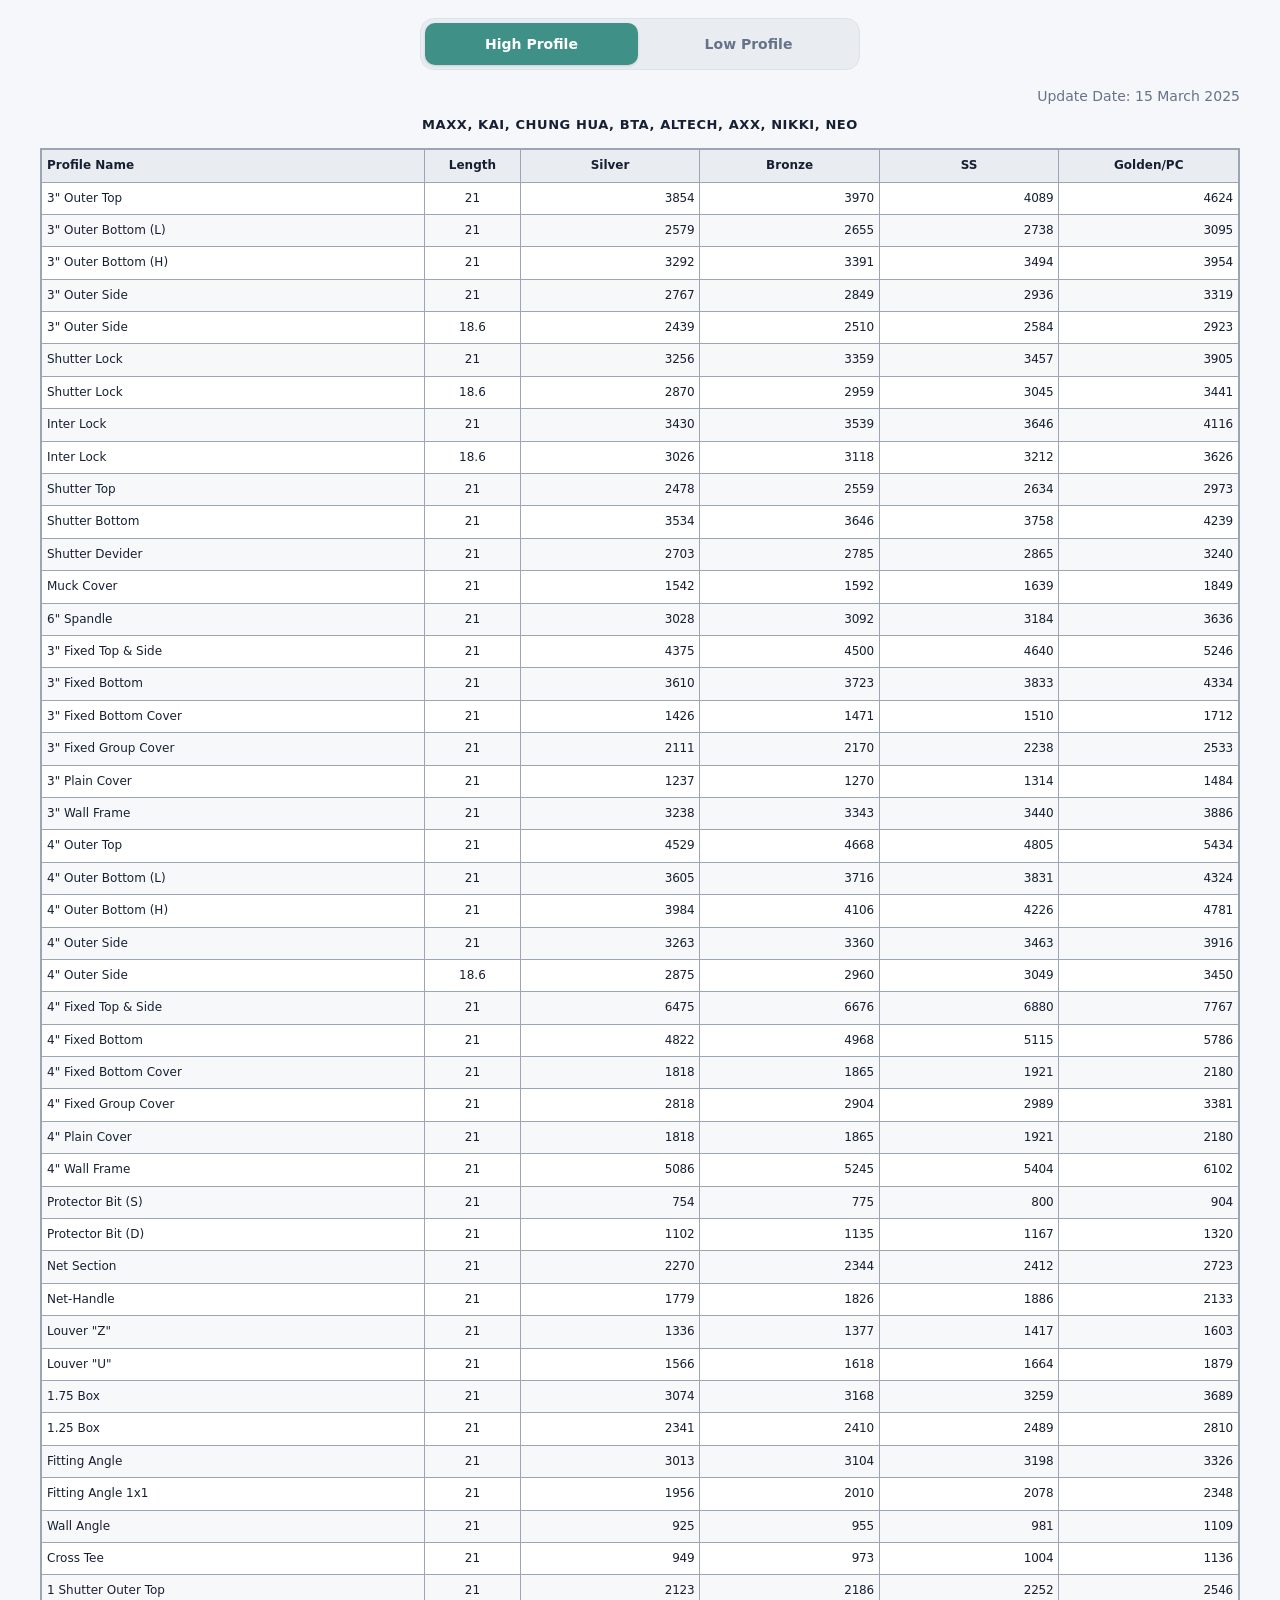
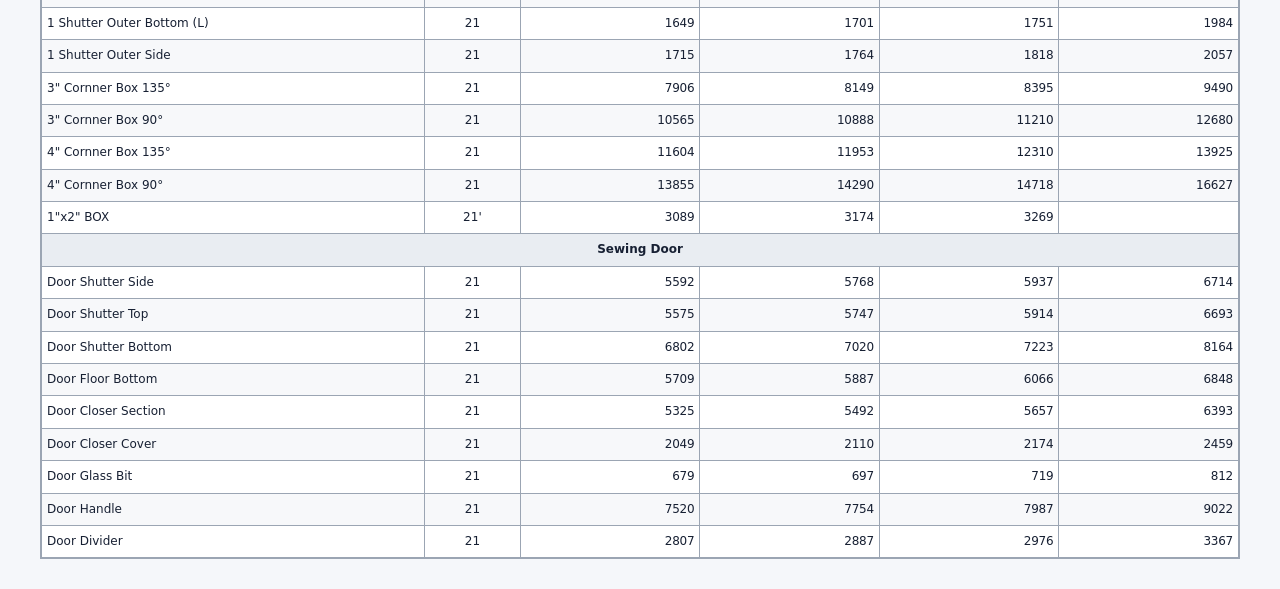
<file: app/src/main/assets/price-list.html>
<!doctype html>
<html lang="en">
<head>
  <meta charset="utf-8">
  <meta name="viewport" content="width=device-width, initial-scale=1, maximum-scale=1, user-scalable=no, viewport-fit=cover">
  <title>Price List</title>
    <style>
    :root {
      color-scheme: light;
      --pl-bg: #f5f7fa;
      --pl-surface: #ffffff;
      --pl-text: #172033;
      --pl-muted: #667388;
      --pl-border: #9ba5b3;
      --pl-soft-border: #dce2e9;
      --pl-head: #e9edf2;
      --pl-row-alt: #f7f8fa;
      --pl-accent: #3f9188;
      --pl-accent-text: #ffffff;
    }
    html.dark {
      color-scheme: dark;
      --pl-bg: #151b26;
      --pl-surface: #202a39;
      --pl-text: #f1f5f9;
      --pl-muted: #b2bfd0;
      --pl-border: #6b7788;
      --pl-soft-border: #39475a;
      --pl-head: #2c394b;
      --pl-row-alt: #242f3e;
      --pl-accent: #56b4a8;
      --pl-accent-text: #102a28;
    }
    * { box-sizing: border-box; }
    html, body { width: 100%; min-height: 100%; margin: 0; }
    body {
      background: var(--pl-bg);
      color: var(--pl-text);
      font: 500 14px/1.45 system-ui, -apple-system, "Segoe UI", sans-serif;
      -webkit-text-size-adjust: 100%;
    }
    .page { min-height: 100%; padding: 18px clamp(8px, 3vw, 32px) 30px; }
    .content { width: 100%; max-width: 1200px; margin: 0 auto; }
    .profile-switch { display: flex; gap: 4px; width: 100%; max-width: 440px; margin: 0 auto 16px; padding: 4px; border: 1px solid var(--pl-soft-border); border-radius: 14px; background: var(--pl-head); }
    .profile-tab { flex: 1; min-height: 42px; padding: 7px 10px; border: 0; border-radius: 10px; background: transparent; color: var(--pl-muted); font: inherit; font-weight: 800; cursor: pointer; touch-action: manipulation; }
    .profile-tab[aria-pressed="true"] { background: var(--pl-accent); color: var(--pl-accent-text); box-shadow: 0 1px 3px #0002; }
    .updated-row { display: flex; justify-content: flex-end; margin-bottom: 10px; }
    .updated { color: var(--pl-muted); white-space: nowrap; }
    .makers { margin: 0 0 13px; text-align: center; font-size: 13px; font-weight: 800; letter-spacing: .045em; }
    .table-wrap {
      overflow-x: hidden;
      background: var(--pl-surface); border: 1px solid var(--pl-border);
    }
    table { border-collapse: collapse; width: 100%; min-width: 0; table-layout: fixed; font-size: 12px; font-variant-numeric: tabular-nums; }
    th, td { border: 1px solid var(--pl-border); padding: 7px 5px; overflow-wrap: anywhere; }
    thead th { background: var(--pl-head); font-weight: 800; text-align: center; }
    .golden-header { white-space: nowrap; overflow-wrap: normal; word-break: keep-all; }
    th:first-child, td:first-child { width: 32%; text-align: left; }
    th:nth-child(2), td:nth-child(2) { width: 8%; text-align: center; }
    th:nth-child(n+3), td:nth-child(n+3) { width: 15%; }
    td:nth-child(n+3) { text-align: right; white-space: nowrap; letter-spacing: -.02em; }
    tbody tr.data-row:nth-child(even) { background: var(--pl-row-alt); }
    .section-row td { background: var(--pl-head); text-align: center !important; font-weight: 800; }
    @media (max-width: 560px) {
      .page { padding: 15px 8px 24px; }
      .updated { font-size: 11px; }
      .makers { font-size: 11px; line-height: 1.35; }
      th:first-child, td:first-child { width: 25%; }
      th:nth-child(2), td:nth-child(2) { width: 9%; }
      th:nth-child(n+3), td:nth-child(n+3) { width: 16.5%; }
      .golden-header { font-size: 8px; }
      table { font-size: 10.5px; }
      th, td { padding: 5px 3px; }
    }
    @media (max-width: 360px) {
      table { font-size: 10px; }
      th, td { padding: 4px 2px; }
    }
  </style>
</head>
<body>
  <main class="page">
    <section class="content" aria-label="Aluminium profile price list">
      <div class="profile-switch" role="group" aria-label="Profile type">
        <button id="high-profile-tab" class="profile-tab" type="button" aria-pressed="true">High Profile</button>
        <button id="low-profile-tab" class="profile-tab" type="button" aria-pressed="false">Low Profile</button>
      </div>
      <div class="updated-row">
        <span class="updated" id="profile-updated">Update Date: 15 March 2025</span>
      </div>
      <p class="makers" id="profile-makers">MAXX, KAI, CHUNG HUA, BTA, ALTECH, AXX, NIKKI, NEO</p>
      <div class="table-wrap" role="region" aria-label="Price list table" tabindex="0">
        <table>
          <thead>
            <tr><th>Profile Name</th><th>Length</th><th>Silver</th><th>Bronze</th><th>SS</th><th class="golden-header">Golden/PC</th></tr>
          </thead>
          <tbody id="price-rows"></tbody>
        </table>
      </div>
    </section>
  </main>
  <script>
    (() => {
      const topRows = [
        ['3" Outer Top','21','3854','3970','4089','4624'],
        ['3" Outer Bottom (L)','21','2579','2655','2738','3095'],
        ['3" Outer Bottom (H)','21','3292','3391','3494','3954'],
        ['3" Outer Side','21','2767','2849','2936','3319'],
        ['3" Outer Side','18.6','2439','2510','2584','2923'],
        ['Shutter Lock','21','3256','3359','3457','3905'],
        ['Shutter Lock','18.6','2870','2959','3045','3441'],
        ['Inter Lock','21','3430','3539','3646','4116'],
        ['Inter Lock','18.6','3026','3118','3212','3626'],
        ['Shutter Top','21','2478','2559','2634','2973'],
        ['Shutter Bottom','21','3534','3646','3758','4239'],
        ['Shutter Devider','21','2703','2785','2865','3240'],
        ['Muck Cover','21','1542','1592','1639','1849'],
        ['6" Spandle','21','3028','3092','3184','3636'],
        ['3" Fixed Top & Side','21','4375','4500','4640','5246'],
        ['3" Fixed Bottom','21','3610','3723','3833','4334'],
        ['3" Fixed Bottom Cover','21','1426','1471','1510','1712'],
        ['3" Fixed Group Cover','21','2111','2170','2238','2533'],
        ['3" Plain Cover','21','1237','1270','1314','1484'],
        ['3" Wall Frame','21','3238','3343','3440','3886'],
        ['4" Outer Top','21','4529','4668','4805','5434'],
        ['4" Outer Bottom (L)','21','3605','3716','3831','4324'],
        ['4" Outer Bottom (H)','21','3984','4106','4226','4781'],
        ['4" Outer Side','21','3263','3360','3463','3916'],
        ['4" Outer Side','18.6','2875','2960','3049','3450'],
        ['4" Fixed Top & Side','21','6475','6676','6880','7767'],
        ['4" Fixed Bottom','21','4822','4968','5115','5786'],
        ['4" Fixed Bottom Cover','21','1818','1865','1921','2180'],
        ['4" Fixed Group Cover','21','2818','2904','2989','3381'],
        ['4" Plain Cover','21','1818','1865','1921','2180'],
        ['4" Wall Frame','21','5086','5245','5404','6102'],
        ['Protector Bit (S)','21','754','775','800','904'],
        ['Protector Bit (D)','21','1102','1135','1167','1320'],
        ['Net Section','21','2270','2344','2412','2723'],
        ['Net-Handle','21','1779','1826','1886','2133'],
        ['Louver "Z"','21','1336','1377','1417','1603'],
        ['Louver "U"','21','1566','1618','1664','1879'],
        ['1.75 Box','21','3074','3168','3259','3689'],
        ['1.25 Box','21','2341','2410','2489','2810'],
        ['Fitting Angle','21','3013','3104','3198','3326'],
        ['Fitting Angle 1x1','21','1956','2010','2078','2348'],
        ['Wall Angle','21','925','955','981','1109'],
        ['Cross Tee','21','949','973','1004','1136'],
        ['1 Shutter Outer Top','21','2123','2186','2252','2546'],
        ['1 Shutter Outer Bottom (L)','21','1649','1701','1751','1984'],
        ['1 Shutter Outer Side','21','1715','1764','1818','2057'],
        ['3" Cornner Box 135°','21','7906','8149','8395','9490'],
        ['3" Cornner Box 90°','21','10565','10888','11210','12680'],
        ['4" Cornner Box 135°','21','11604','11953','12310','13925'],
        ['4" Cornner Box 90°','21','13855','14290','14718','16627'],
        ['1"x2" BOX',"21'","3089","3174","3269",'']
      ];
      const doorRows = [
        ['Door Shutter Side','21','5592','5768','5937','6714'],
        ['Door Shutter Top','21','5575','5747','5914','6693'],
        ['Door Shutter Bottom','21','6802','7020','7223','8164'],
        ['Door Floor Bottom','21','5709','5887','6066','6848'],
        ['Door Closer Section','21','5325','5492','5657','6393'],
        ['Door Closer Cover','21','2049','2110','2174','2459'],
        ['Door Glass Bit','21','679','697','719','812'],
        ['Door Handle','21','7520','7754','7987','9022'],
        ['Door Divider','21','2807','2887','2976','3367']
      ];
      const lowRows = [
        ['3" Outer Top','21','3152','3245','3343','3447'],
        ['3" Outer Bottom (L)','21','2261','2331','2399','2470'],
        ['3" Outer Bottom (H)','21','3046','3138','3232','3330'],
        ['3" Outer Side','21','2586','2665','2745','2828'],
        ['3" Outer Side','18.6','2284','2348','2418','2491'],
        ['Shutter Lock','21','2924','3013','3104','3198'],
        ['Shutter Lock','18.6','2581','2654','2734','2817'],
        ['Inter Lock','21','3082','3174','3268','3370'],
        ['Inter Lock','18.6','2715','2796','2879','2969'],
        ['Shutter Top','21','2260','2326','2397','2468'],
        ['Shutter Bottom','21','3174','3268','3366','3471'],
        ['Shutter Devider','21','2485','2558','2634','2714'],
        ['Muck Cover','21','1385','1425','1470','1513'],
        ['6" Spandle','21','2785','2868','2952','3044'],
        ['3" Fixed Top & Side','21','3977','4096','4217','4346'],
        ['3" Fixed Bottom','21','3340','3440','3543','3649'],
        ['3" Fixed Bottom Cover','21','1314','1352','1392','1434'],
        ['3" Fixed Group Cover','21','1921','1976','2036','2096'],
        ['3" Plain Cover','21','1237','1273','1311','1352'],
        ['3" Wall Frame','21','3013','3100','3195','3291'],
        ['4" Outer Top','21','4065','4187','4311','4442'],
        ['4" Outer Bottom (L)','21','3314','3413','3516','3621'],
        ['4" Outer Bottom (H)','21','3616','3725','3838','3954'],
        ['4" Outer Side','21','3038','3130','3226','3319'],
        ['4" Outer Side','18.6','2676','2757','2842','2924'],
        ['4" Fixed Top & Side','21','6089','6272','6458','6657'],
        ['4" Fixed Bottom','21','4408','4539','4676','4820'],
        ['4" Fixed Bottom Cover','21','1651','1701','1754','1806'],
        ['4" Fixed Group Cover','21','2560','2636','2717','2798'],
        ['4" Plain Cover','21','1747','1800','1855','1910'],
        ['4" Wall Frame','21','4639','4778','4921','5070'],
        ['Protector Bit (S)','21','698','718','741','837'],
        ['Protector Bit (D)','21','1152','1187','1222','1382'],
        ['Net Section','21','2039','2102','2164','2230'],
        ['Net Handle','21','1858','1914','1970',''],
        ['Louver "Z"','21','1201','1237','1273','1311'],
        ['Louver "U"','21','1405','1448','1493','1538'],
        ['1.75 Box','21','2826','2908','2998','3089'],
        ['1.25 Box','21','2126','2192','2259','2323'],
        ['Fitting Angle','21','2418','2490','2564',''],
        ['Fitting Angle 1x1','21','1805','1859','1912','1973'],
        ['Wall Angle','21','830','854','880','907'],
        ['1"x2" Box','21','2590','2673','2754',''],
        ['Cross Tee','21','852','876','904','932'],
        ['1 Shutter Outer Top','21','1900','1956','2014','2279'],
        ['1 Shutter Outer Bottom (L)','21','1297','1336','1377','1556'],
        ['1 Shutter Outer Side','21','1390','1431','1474','1668'],
        ['10mm U Channel',"21'",'2710','2800','2883','2961']
      ];
      const alcoRows = [
        ['1 Shutter Outer Top','21','2225','2261','2303','2399'],
        ['1 Shutter Outer Bottom (L)','21','1500','1546','1619','1707'],
        ['1 Shutter Outer Side','21','1615','1645','1688','1781']
      ];
      const body = document.getElementById('price-rows');
      const updated = document.getElementById('profile-updated');
      const makers = document.getElementById('profile-makers');
      const highTab = document.getElementById('high-profile-tab');
      const lowTab = document.getElementById('low-profile-tab');
      const makeRow = values => {
        const row = document.createElement('tr');
        row.className = 'data-row';
        values.forEach(value => {
          const cell = document.createElement('td');
          cell.textContent = value;
          row.appendChild(cell);
        });
        return row;
      };
      const addSection = label => {
        const row = document.createElement('tr');
        row.className = 'section-row';
        const cell = document.createElement('td');
        cell.colSpan = 6;
        cell.textContent = label;
        row.appendChild(cell);
        body.appendChild(row);
      };
      const renderProfile = isLow => {
        body.replaceChildren();
        highTab.setAttribute('aria-pressed', String(!isLow));
        lowTab.setAttribute('aria-pressed', String(isLow));
        if (isLow) {
          updated.textContent = 'Update Date: 05 March 2026';
          makers.textContent = 'PRISTINE, ALCO, PHP, ALOYTECH, AVCO, ALPHA, TIGER, PANDA';
          lowRows.forEach(row => body.appendChild(makeRow(row)));
          addSection('ALCO');
          alcoRows.forEach(row => body.appendChild(makeRow(row)));
          return;
        }
        updated.textContent = 'Update Date: 15 March 2025';
        makers.textContent = 'MAXX, KAI, CHUNG HUA, BTA, ALTECH, AXX, NIKKI, NEO';
        topRows.forEach(row => body.appendChild(makeRow(row)));
        addSection('Sewing Door');
        doorRows.forEach(row => body.appendChild(makeRow(row)));
      };
      highTab.addEventListener('click', () => renderProfile(false));
      lowTab.addEventListener('click', () => renderProfile(true));
      renderProfile(false);
      const media = window.matchMedia('(prefers-color-scheme: dark)');
      const applyTheme = () => {
        let preference = 'light';
        try { preference = localStorage.getItem('app_theme') || 'light'; } catch (_) {}
        const dark = preference === 'dark' || (preference === 'system' && media.matches);
        document.documentElement.classList.toggle('dark', dark);
      };
      applyTheme();
      window.addEventListener('storage', event => {
        if (event.key === 'app_theme' || event.key === null) applyTheme();
      });
      if (media.addEventListener) media.addEventListener('change', applyTheme);
      else media.addListener(applyTheme);
    })();
  </script>
</body>
</html>
</file>
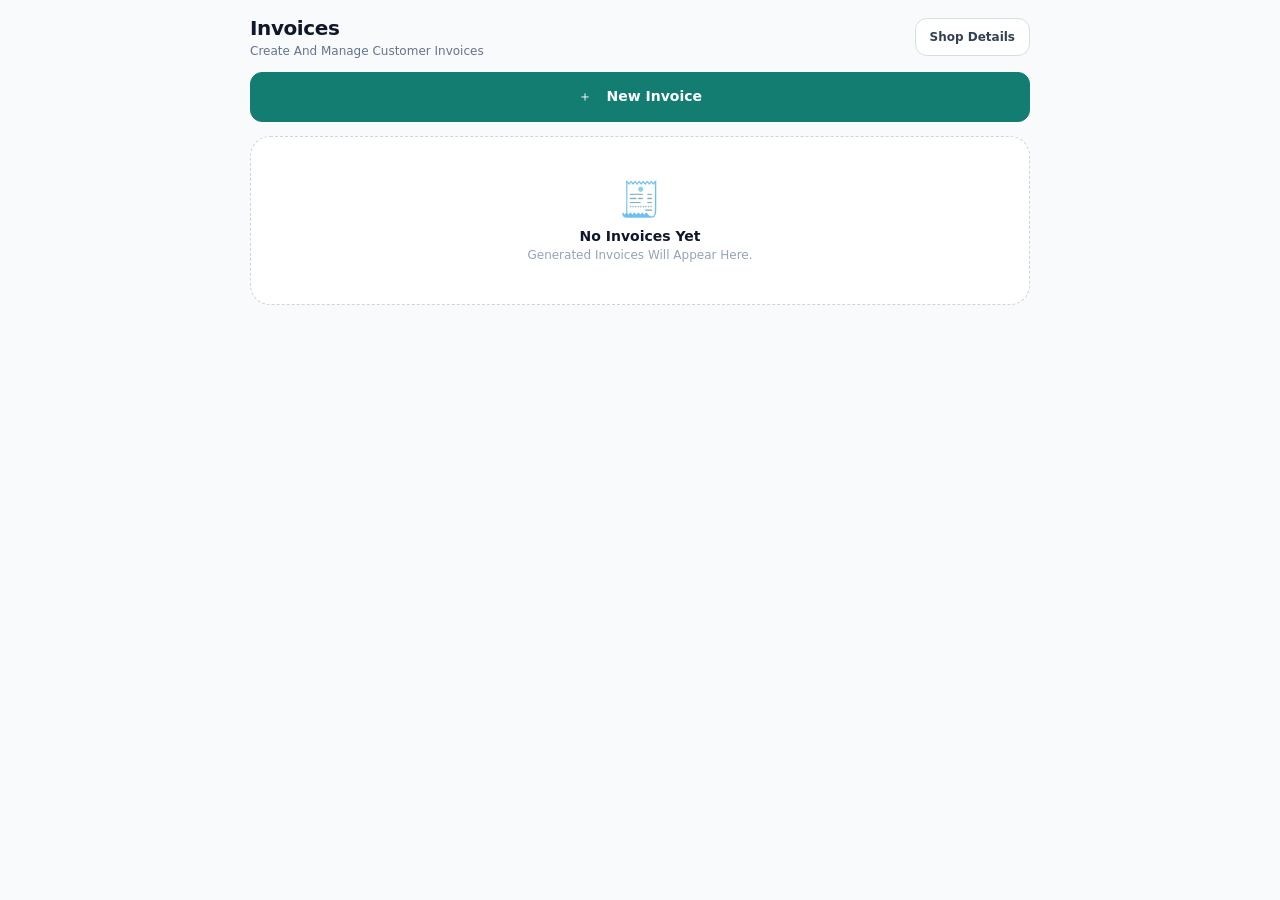
<file: app/src/main/assets/public/invoice-generator.html>
<!doctype html>
<html lang="en">
<head>
<meta charset="utf-8">
<meta name="viewport" content="width=device-width,initial-scale=1,maximum-scale=1,user-scalable=no">
<meta name="theme-color" content="#f8fafc">
<title>Invoice Generator</title>
<script>
(()=>{
  const applyAppTheme=()=>{
    try{
      const mode=localStorage.getItem("app_theme")||"light";
      const dark=mode==="dark"||(mode==="system"&&window.matchMedia&&window.matchMedia("(prefers-color-scheme: dark)").matches);
      document.documentElement.classList.toggle("dark",!!dark);
      document.documentElement.dataset.appTheme=mode;
    }catch(_){document.documentElement.classList.remove("dark");}
  };
  applyAppTheme();
  window.addEventListener("storage",applyAppTheme);
  if(window.matchMedia){
    const systemTheme=window.matchMedia("(prefers-color-scheme: dark)");
    const updateSystemTheme=()=>{try{if(localStorage.getItem("app_theme")==="system")applyAppTheme();}catch(_){}};
    if(systemTheme.addEventListener)systemTheme.addEventListener("change",updateSystemTheme);
    else if(systemTheme.addListener)systemTheme.addListener(updateSystemTheme);
  }
})();
</script>
<style>
:root{font-family:Inter,system-ui,-apple-system,"Segoe UI",Arial,sans-serif;color:#0f172a;background:#f8fafc;font-synthesis:none}
*{box-sizing:border-box}
body{margin:0;background:#f8fafc;color:#0f172a}
button,input,textarea{font:inherit}
input,textarea{pointer-events:auto!important;-webkit-user-select:text!important;user-select:text!important}
input[type="number"]{appearance:textfield!important;-moz-appearance:textfield!important}
input[type="number"]::-webkit-inner-spin-button,input[type="number"]::-webkit-outer-spin-button{-webkit-appearance:none!important;appearance:none!important;display:none!important;margin:0!important}
button{cursor:pointer}
#app{min-height:100%;padding:16px}
.wrap{max-width:780px;margin:0 auto;display:flex;flex-direction:column;gap:14px;padding-bottom:28px}
.top{display:flex;justify-content:space-between;align-items:center;gap:12px}
h1{font-size:20px;margin:0;font-weight:900;letter-spacing:-.02em}
.sub{font-size:12px;color:#64748b;margin:4px 0 0}
.panel{background:#fff;border:1px solid #e2e8f0;border-radius:20px;padding:18px;box-shadow:0 5px 16px rgba(15,23,42,.045)}
.panel-head{display:flex;justify-content:space-between;gap:12px;align-items:flex-start}
.step{font-size:10px;color:#0f766e;font-weight:900;text-transform:uppercase;letter-spacing:.14em}
.title{font-size:17px;font-weight:900;margin:5px 0 0}
.help{font-size:12px;color:#64748b;margin:6px 0 0}
.field{display:flex;flex-direction:column;gap:6px;margin-top:14px}
.field label{font-size:10px;font-weight:900;text-transform:uppercase;letter-spacing:.08em;color:#64748b}
.field input,.field textarea{width:100%;padding:12px 13px;border:1px solid #cbd5e1;border-radius:12px;background:#f8fafc;color:#111827;font-size:14px;outline:none}
.field input:focus,.field textarea:focus{border-color:#0f9688;background:#fff;box-shadow:0 0 0 3px rgba(15,150,136,.1)}
.field textarea{resize:vertical;min-height:76px}
#itemDescription{overflow-wrap:anywhere;word-break:break-word}
.row{display:flex;gap:9px;align-items:center;justify-content:space-between;flex-wrap:wrap}
.actions{display:flex;justify-content:space-between;align-items:center;gap:9px;flex-wrap:wrap;margin-top:18px}.share-format-actions{display:grid;grid-template-columns:repeat(2,minmax(0,1fr));gap:9px;margin-top:18px}.share-format-actions .btn{width:100%;min-height:46px}.share-format-actions .btn:last-child{grid-column:1/-1}
.btn{border:1px solid #d5dfe2;border-radius:12px;padding:11px 14px;background:#fff;color:#334155;font-size:12px;font-weight:850}
.btn:disabled{opacity:.4;cursor:default}
.btn.primary{background:#147d72;border-color:#147d72;color:#fff}
.btn.light{background:#eef7f5;border-color:#d8eeea;color:#125f57}
.btn.danger{color:#b91c1c;background:#fff7f7;border-color:#fecaca}.invoice-delete-icon{width:42px;height:42px;min-width:42px;padding:0;display:flex;align-items:center;justify-content:center;border-radius:14px}.invoice-delete-icon svg{width:20px;height:20px;fill:none;stroke:currentColor;stroke-width:1.8;stroke-linecap:round;stroke-linejoin:round}
.btn.big{width:100%;padding:15px;font-size:14px}
.btn.icon{padding:8px 11px}
.lang-grid,.choice-grid{display:grid;grid-template-columns:repeat(2,minmax(0,1fr));gap:10px;margin-top:15px}
.choice{min-height:86px;text-align:left;border:1px solid #dce5e7;background:#fff;border-radius:16px;padding:16px;color:#1e293b}
.choice.selected,.choice:hover{border-color:#147d72;background:#effaf7}
.choice strong{display:block;font-size:14px}
.choice small{display:block;color:#64748b;font-size:11px;margin-top:5px}
.item-count{background:#f1f5f9;border-radius:999px;padding:6px 10px;color:#475569;font-size:10px;font-weight:900;white-space:nowrap}
.calculated{display:flex;justify-content:space-between;align-items:center;background:#effaf7;border:1px solid #d2eee8;padding:12px 13px;border-radius:12px;margin-top:14px;font-size:12px;font-weight:800}
.total{font-variant-numeric:tabular-nums}
.toolbar{display:grid;grid-template-columns:repeat(4,minmax(0,1fr));gap:7px;padding-top:14px;border-top:1px solid #f1f5f9;margin-top:16px}
.toolbar .btn{padding:10px 5px;font-size:10px}
.invoice-list{display:flex;flex-direction:column;gap:10px}
.invoice-card{width:100%;text-align:left;background:#fff;border:1px solid #e2e8f0;border-radius:17px;padding:15px;box-shadow:0 4px 12px rgba(15,23,42,.035)}
.invoice-card:active{transform:scale(.99)}
.invoice-card-title{font-size:13px;font-weight:900;color:#0f172a}
.invoice-card-sub{font-size:11px;color:#64748b;margin-top:4px}
.invoice-card-bottom{display:flex;justify-content:space-between;gap:10px;border-top:1px solid #f1f5f9;margin-top:11px;padding-top:9px;font-size:10px;color:#94a3b8;font-weight:750}
.amount{font-size:14px;color:#0f766e;font-weight:900}
.empty{text-align:center;padding:42px 16px;border:1px dashed #cbd5e1;border-radius:20px;background:#fff}
.empty .icon{font-size:34px}
.empty h3{font-size:14px;margin:9px 0 4px}
.empty p{font-size:12px;color:#94a3b8;margin:0}
.sheet-wrap{width:100%;overflow:auto;padding:1px 0}
.sheet-preview{background:#fff;border:1px solid #dbe2e4;border-radius:8px;box-shadow:0 8px 24px rgba(15,23,42,.08);width:100%;max-width:794px;margin:auto;display:block}
.preview-page-nav{display:flex;align-items:center;justify-content:center;gap:12px;margin:10px 0;color:#64748b;font-size:11px;font-weight:800}
.overlay{position:fixed;inset:0;z-index:200;display:flex;align-items:center;justify-content:center;background:rgba(15,23,42,.62);padding:16px}
.modal{width:min(100%,460px);max-height:90vh;overflow:auto;background:#fff;border-radius:22px;padding:19px;box-shadow:0 24px 80px rgba(0,0,0,.25)}
.modal h3{font-size:16px;margin:0;font-weight:900}
.toast{position:fixed;z-index:500;left:50%;bottom:24px;transform:translateX(-50%);background:#0f172a;color:#fff;border-radius:999px;padding:11px 18px;font-size:12px;font-weight:850;box-shadow:0 10px 25px #0003}
.small{font-size:10px;color:#64748b}
@media(max-width:520px){#app{padding:13px}.panel{padding:15px}.toolbar{grid-template-columns:repeat(2,minmax(0,1fr))}.toolbar .btn{font-size:11px}.lang-grid,.choice-grid{gap:8px}}
@media print{body{background:#fff}#app{padding:0}.no-print{display:none!important}.print-only{display:block!important}}
.print-only{display:none}
body,#app,#app *{text-transform:capitalize!important}input::placeholder,textarea::placeholder{text-transform:capitalize!important}</style>
<style>
html.dark{color-scheme:dark;background:#0f172a;color:#f8fafc}
html.dark body,html.dark #app{background:#0f172a;color:#f8fafc}
html.dark .panel,html.dark .invoice-card,html.dark .empty,html.dark .modal{background:#1e293b;color:#f8fafc;border-color:#334155;box-shadow:0 5px 18px rgba(0,0,0,.22)}
html.dark .sub,html.dark .help,html.dark .small,html.dark .invoice-card-sub,html.dark .invoice-card-bottom,html.dark .preview-page-nav{color:#94a3b8}
html.dark .step,html.dark .field label{color:#cbd5e1}
html.dark .field input,html.dark .field textarea{background:#0f172a;color:#f8fafc;border-color:#475569}
html.dark .field input::placeholder,html.dark .field textarea::placeholder{color:#94a3b8}
html.dark .field input:focus,html.dark .field textarea:focus{background:#111f33;border-color:#2dd4bf;box-shadow:0 0 0 3px rgba(45,212,191,.14)}
html.dark .btn{background:#1e293b;color:#e2e8f0;border-color:#475569}
html.dark .btn.primary{background:#147d72;color:#fff;border-color:#147d72}
html.dark .btn.light{background:#123c3a;color:#99f6e4;border-color:#1b5b56}
html.dark .btn.danger{background:#3b2028;color:#fecaca;border-color:#71313d}
html.dark .choice{background:#0f172a;color:#f8fafc;border-color:#475569}
html.dark .choice small{color:#94a3b8}
html.dark .choice.selected,html.dark .choice:hover{background:#123c3a;border-color:#2dd4bf}
html.dark .item-count{background:#334155;color:#cbd5e1}
html.dark .calculated{background:#123c3a;color:#ccfbf1;border-color:#1b5b56}
html.dark .toolbar{border-color:#334155}
html.dark .invoice-card-title,html.dark .title,html.dark .modal h3{color:#f8fafc}
html.dark .invoice-card-bottom{border-color:#334155}
html.dark .amount{color:#5eead4}
html.dark .empty{border-style:dashed}
html.dark .sheet-preview{background:#fff;border-color:#475569;box-shadow:0 8px 24px rgba(0,0,0,.35)}
html.dark .overlay{background:rgba(2,6,23,.78)}
html.dark .toast{background:#020617;color:#f8fafc;box-shadow:0 10px 30px rgba(0,0,0,.5)}
</style>
</head>
<body>
<main id="app"></main>
<script>
(function(){
"use strict";
const DEFAULT_SHOP={name:"",address:"",phone1:"",phone2:"",logoDataUrl:""};
const STORAGE_INVOICES="invoice_generator_records",STORAGE_SHOP="invoice_shop_profile";
const app=document.getElementById("app");
const state={mode:"list",invoices:readStored(STORAGE_INVOICES,[]),shop:Object.assign({},DEFAULT_SHOP,readStored(STORAGE_SHOP,{})),shopDraft:null,customer:{name:"",address:"",phone:""},language:"en",items:[{description:"",quantity:"1",rate:""}],active:0,invoiceNo:"",signatureMode:"auto",selected:null,shareOpen:false,previewPage:0,images:[],imageKey:"",busy:false};
function readStored(key,fallback){try{let raw=localStorage.getItem(key)||"";if(!raw&&window.AndroidBridge&&typeof AndroidBridge.getAppData==="function")raw=AndroidBridge.getAppData(key)||"";const parsed=JSON.parse(raw||"null");return parsed==null?fallback:parsed;}catch(e){return fallback;}}
function writeStored(key,value){const json=JSON.stringify(value);localStorage.setItem(key,json);if(window.AndroidBridge&&typeof AndroidBridge.saveAppData==="function")AndroidBridge.saveAppData(key,json);}
function esc(value){return String(value==null?"":value).replace(/[&<>"']/g,function(ch){return{"&":"&amp;","<":"&lt;",">":"&gt;",'"':"&quot;","'":"&#39;"}[ch];});}
function labels(){return state.language==="bn"?{customer:"গ্রাহকের তথ্য",name:"গ্রাহকের নাম",address:"গ্রাহকের ঠিকানা",phone:"ফোন নম্বর",chooseLanguage:"Invoice-এর ভাষা নির্বাচন করুন",description:"বিবরণ",quantity:"পরিমাণ",rate:"দর",total:"মোট",grandTotal:"সর্বমোট",signature:"অনুমোদিত স্বাক্ষর",continue:"পরবর্তী",back:"পেছনে",cancel:"বাতিল",newInvoice:"নতুন Invoice",saveInvoice:"Invoice সংরক্ষণ করুন",items:"আইটেম",descriptionRequired:"প্রতিটি আইটেমের বিবরণ লিখুন।",quantityRequired:"সঠিক পরিমাণ লিখুন।",rateRequired:"সঠিক দর লিখুন।"}:{customer:"Customer Details",name:"Customer Name",address:"Customer Address",phone:"Customer Phone (Optional)",chooseLanguage:"Choose invoice language",description:"Description",quantity:"Quantity",rate:"Rate",total:"Total",grandTotal:"Grand Total",signature:"Authorized Signature",continue:"Continue",back:"Back",cancel:"Cancel",newInvoice:"New Invoice",saveInvoice:"Save Invoice",items:"items",descriptionRequired:"Enter a description for every item.",quantityRequired:"Enter a valid quantity.",rateRequired:"Enter a valid rate."};}
function money(value){const n=Math.round((Number(value)||0)*100)/100;return "৳"+n.toLocaleString("en-US",{maximumFractionDigits:2});}
function dateText(value,lang){try{return new Date(value||Date.now()).toLocaleDateString(lang==="bn"?"bn-BD":"en-GB",{day:"2-digit",month:"long",year:"numeric"});}catch(e){return "";}}
function toast(message){if(window.AndroidBridge&&typeof AndroidBridge.showToast==="function"){try{AndroidBridge.showToast(message);return;}catch(e){}}const old=document.querySelector(".toast");if(old)old.remove();const node=document.createElement("div");node.className="toast";node.textContent=message;document.body.appendChild(node);setTimeout(()=>node.remove(),2400);}
function showInvoicePageToast(message){if(typeof window.showAluCraftToast==="function"){window.showAluCraftToast(message);return;}const old=document.querySelector(".toast");if(old)old.remove();const node=document.createElement("div");node.className="toast";node.setAttribute("role","status");node.textContent=message;document.body.appendChild(node);setTimeout(()=>node.remove(),2600);}
function button(text,action,klass,disabled){return '<button type="button" class="btn '+(klass||"")+'" data-action="'+action+'" '+(disabled?"disabled":"")+'>'+text+'</button>';}

function hasRequiredShopDetails(shop){const value=shop||state.shop||{};return !!(String(value.name||"").trim()&&String(value.address||"").trim()&&(String(value.phone1||"").trim()||String(value.phone2||"").trim()));}
function requireShopDetails(){if(hasRequiredShopDetails())return true;alert("Add Shop Data First");state.shopDraft=Object.assign({},DEFAULT_SHOP,state.shop||{});render();return false;}function startInvoice(){const d=new Date();const day=[d.getFullYear(),String(d.getMonth()+1).padStart(2,"0"),String(d.getDate()).padStart(2,"0")].join("");const serial=state.invoices.filter(x=>String(x.invoiceNo||"").indexOf(day)>=0).length+1;state.invoiceNo="KT-"+day+"-"+String(serial).padStart(3,"0");state.customer={name:"",address:"",phone:""};state.language="en";state.items=[{description:"",quantity:"1",rate:""}];state.active=0;state.signatureMode="auto";state.selected=null;state.images=[];setMode("customer");}
function currentDraft(){return{id:"draft",invoiceNo:state.invoiceNo,createdAt:Date.now(),shop:Object.assign({},state.shop),customer:Object.assign({},state.customer),language:state.language,items:state.items.map(x=>({description:String(x.description||"").trim(),quantity:Number(x.quantity)||0,rate:Number(x.rate)||0})),signatureMode:state.signatureMode};}
function pagesFor(invoice){const pages=[];for(let i=0;i<invoice.items.length;i+=8)pages.push(invoice.items.slice(i,i+8));return pages.length?pages:[[]];}
function renderList(){const l=labels();return '<div class="wrap"><div class="top"><div><h1>Invoices</h1><p class="sub">Create and manage customer invoices</p></div>'+button("Shop Details","shop","")+ '</div>'+button("＋ &nbsp; New Invoice","new","primary big")+(state.invoices.length?'<div class="invoice-list">'+state.invoices.map(function(inv,index){return '<button type="button" class="invoice-card" data-open="'+index+'"><div class="row"><div><div class="invoice-card-title">'+esc(inv.customer&&inv.customer.name||"Customer")+'</div><div class="invoice-card-sub">'+esc(inv.invoiceNo)+'</div></div><strong class="amount">'+money(inv.total)+'</strong></div><div class="invoice-card-bottom"><span>'+dateText(inv.createdAt,inv.language)+'</span><span>'+(inv.items||[]).length+" "+(inv.language==="bn"?"আইটেম":"items")+'</span></div></button>';}).join("")+'</div>':'<div class="empty"><div class="icon">🧾</div><h3>No invoices yet</h3><p>Generated invoices will appear here.</p></div>')+'</div>';}
function renderCustomer(){const l=labels();return '<div class="wrap"><section class="panel"><div class="panel-head"><div><div class="step">Step 1 of 4</div><h2 class="title">Customer Details</h2></div></div><div class="field"><label>'+l.name+'</label><input id="custName" type="text" value="'+esc(state.customer.name)+'" placeholder="Enter customer name"></div><div class="field"><label>'+l.address+'</label><textarea id="custAddress" placeholder="Enter customer address">'+esc(state.customer.address)+'</textarea></div><div class="field"><label>'+l.phone+'</label><input id="custPhone" type="tel" value="'+esc(state.customer.phone)+'" placeholder="Enter phone number"></div><div class="actions">'+button("Cancel","cancel","")+'<button class="btn primary" data-action="customer-next">Continue</button></div></section></div>';}
function renderLanguage(){return '<div class="wrap"><section class="panel"><div class="step">Step 2 of 4</div><h2 class="title">'+labels().chooseLanguage+'</h2><div class="lang-grid"><button type="button" class="choice '+(state.language==="en"?"selected":"")+'" data-lang="en"><strong>English</strong><small>Generate invoice in English</small></button><button type="button" class="choice '+(state.language==="bn"?"selected":"")+'" data-lang="bn"><strong>বাংলা</strong><small>বাংলায় Invoice তৈরি করুন</small></button></div><div class="actions">'+button("Back","customer-back","")+'<button type="button" class="btn primary" data-action="language-next">Continue</button></div></section></div>';}
function renderItems(){const l=labels();const item=state.items[state.active]||{description:"",quantity:"1",rate:""};const amount=(Number(item.quantity)||0)*(Number(item.rate)||0);return '<div class="wrap"><section class="panel"><div class="panel-head"><div><div class="step">Step 3 of 4</div><h2 class="title">'+(state.language==="bn"?"Invoice-এর পণ্য/সেবার তথ্য":"Invoice Items")+'</h2></div><span class="item-count">'+(state.active+1)+" / "+state.items.length+'</span></div><div class="field"><label>'+l.description+'</label><textarea id="itemDescription" maxlength="160" placeholder="'+(state.language==="bn"?"বিবরণ লিখুন":"Enter description")+'">'+esc(item.description)+'</textarea></div><div class="lang-grid"><div class="field" style="margin:0"><label>'+l.quantity+'</label><input id="itemQuantity" type="number" inputmode="decimal" min="0.01" step="any" value="'+esc(item.quantity)+'" placeholder="1"></div><div class="field" style="margin:0"><label>'+l.rate+'</label><input id="itemRate" type="number" inputmode="decimal" min="0" step="any" value="'+esc(item.rate)+'" placeholder="0"></div></div><div class="calculated"><span>'+l.total+'</span><span id="itemTotal" class="total">'+money(amount)+'</span></div><div class="toolbar">'+button("← Previous","item-prev","",state.active===0)+button("＋ Add More","item-add","light")+button("Next →","item-next","",state.active===state.items.length-1)+button("Finish","item-finish","primary")+'</div><div class="actions" style="margin-top:10px"><button class="btn" data-action="language-back">← Language</button></div></section></div>';}
function renderSignature(){return '<div class="wrap"><section class="panel"><div class="step">Step 4 of 4</div><h2 class="title">Choose Invoice Signature</h2><p class="help">Select how you want the generated invoice signed.</p><div class="choice-grid"><button class="choice" data-signature="manual"><strong>✍️ Manual Signature</strong><small>Include an authorized signature line.</small></button><button class="choice" data-signature="auto"><strong>💻 No Signature</strong><small>Include the computer-generated invoice note.</small></button></div><div class="actions">'+button("← Back to Entries","signature-back","")+'</div></section></div>';}
function renderPreviewOrDetail(){const invoice=state.mode==="detail"?state.selected:currentDraft();const pages=pagesFor(invoice);const page=state.previewPage;const image=state.images[page];const title=state.mode==="detail"?"Invoice":"Invoice Preview";return '<div class="wrap"><div class="top"><div><h1>'+title+'</h1><p class="sub">'+esc(invoice.invoiceNo)+'</p></div>'+(state.mode==="preview"?button("← Edit Entries","edit-items",""):state.mode==="detail"?'<button type="button" class="btn danger invoice-delete-icon" data-action="delete-invoice" aria-label="Delete Invoice" title="Delete Invoice"><svg viewBox="0 0 24 24" aria-hidden="true"><path d="M3 6h18"/><path d="M8 6V4h8v2"/><path d="M19 6l-1 14H6L5 6"/><path d="M10 11v6"/><path d="M14 11v6"/></svg></button>':"")+'</div>'+(state.mode==="preview"?'<div class="row">'+button("Edit Customer","edit-customer","")+' '+button("Edit Language","edit-language","")+'</div>':"")+'<div class="sheet-wrap">'+(image?'<img id="invoicePreview" class="sheet-preview" src="'+image+'" alt="Invoice preview">':'<div class="empty">Preparing A4 preview…</div>')+'</div>'+(pages.length>1?'<div class="preview-page-nav">'+button("←","preview-prev","icon",page===0)+'<span>Page '+(page+1)+" / "+pages.length+'</span>'+button("→","preview-next","icon",page===pages.length-1)+'</div>':"")+(state.mode==="preview"?'<button class="btn primary big" data-action="save-invoice">Save Invoice</button>':'<div class="lang-grid">'+button(state.busy?"Saving…":"Image","save-image","",state.busy)+button(state.busy?"Saving…":"PDF","save-pdf","",state.busy)+button("Share","share","primary",state.busy)+button("← All Invoices","all-invoices","")+'</div>')+'</div>';}
function renderShopModal(){if(!state.shopDraft)return"";const s=state.shopDraft;return '<div class="overlay" data-overlay="shop"><div class="modal"><div class="top"><h3>Invoice Shop Details</h3><button class="btn icon" data-action="close-shop">×</button></div><div class="field"><label>Shop Name</label><input id="shopName" value="'+esc(s.name)+'" placeholder="Shop name"></div><div class="field"><label>Address</label><textarea id="shopAddress" placeholder="Shop address">'+esc(s.address)+'</textarea></div><div class="lang-grid"><div class="field" style="margin:0"><label>Phone 1</label><input id="shopPhone1" value="'+esc(s.phone1)+'" type="tel"></div><div class="field" style="margin:0"><label>Phone 2</label><input id="shopPhone2" value="'+esc(s.phone2)+'" type="tel"></div></div><div class="field"><label>Shop Logo</label><input id="shopLogoFile" type="file" accept="image/*"></div>'+(s.logoDataUrl?'<button class="btn" data-action="reset-logo">Remove logo</button>':"")+'<div class="actions">'+button("Cancel","close-shop","")+'<button class="btn primary" data-action="save-shop">Save Shop Details</button></div></div></div>';}
function renderShareModal(){return state.shareOpen?'<div class="overlay" data-overlay="share"><div class="modal"><h3>Share invoice as</h3><p class="help">Choose a file format to continue to the share menu.</p><div class="share-format-actions">'+button("Image","share-image","primary")+' '+button("PDF","share-pdf","primary")+' '+button("Cancel","close-share","")+'</div></div></div>':"";}
function render(){let content="";if(state.mode==="list")content=renderList();else if(state.mode==="customer")content=renderCustomer();else if(state.mode==="language")content=renderLanguage();else if(state.mode==="items")content=renderItems();else if(state.mode==="signature")content=renderSignature();else if(state.mode==="preview"||state.mode==="detail")content=renderPreviewOrDetail();app.innerHTML=content+renderShopModal()+renderShareModal();bind();if(state.mode==="preview"||state.mode==="detail")prepareInvoiceImages(state.mode==="detail"?state.selected:currentDraft());}
function bind(){app.onclick=async function(e){const target=e.target.closest("[data-action],[data-open],[data-lang],[data-signature],[data-overlay]");if(!target)return;if(target.dataset.overlay&&e.target===target){state.shopDraft=null;state.shareOpen=false;render();return;}if(target.dataset.open!=null){state.selected=state.invoices[Number(target.dataset.open)];state.previewPage=0;state.images=[];setMode("detail");return;}if(target.dataset.lang){state.language=target.dataset.lang;render();return;}if(target.dataset.signature){state.signatureMode=target.dataset.signature;state.previewPage=0;state.images=[];setMode("preview");return;}const action=target.dataset.action;if(!action)return;switch(action){case"new":if(requireShopDetails())startInvoice();break;case"shop":state.shopDraft=Object.assign({},state.shop);render();break;case"close-shop":state.shopDraft=null;render();break;case"save-shop":saveShop();break;case"reset-logo":state.shopDraft.logoDataUrl="";render();break;case"cancel":setMode("list");break;case"customer-next":syncCustomer();if(state.customer.name.trim())setMode("language");else{alert("Enter customer name.");render();}break;case"customer-back":setMode("customer");break;case"language-next":setMode("items");break;case"language-back":setMode("language");break;case"item-prev":syncItem();state.active=Math.max(0,state.active-1);render();break;case"item-next":syncItem();state.active=Math.min(state.items.length-1,state.active+1);render();break;case"item-add":syncItem();state.items.splice(state.active+1,0,{description:"",quantity:"1",rate:""});state.active++;render();break;case"item-finish":syncItem();if(validateItems())setMode("signature");break;case"signature-back":setMode("items");break;case"edit-items":setMode("items");break;case"edit-customer":setMode("customer");break;case"edit-language":setMode("language");break;case"save-invoice":syncCustomer();if(validateItems())saveNewInvoice();break;case"save-image":await exportImages(false);break;case"save-pdf":await exportPdf(false);break;case"share":state.shareOpen=true;render();break;case"share-image":state.shareOpen=false;render();await exportImages(true);break;case"share-pdf":state.shareOpen=false;render();await exportPdf(true);break;case"close-share":state.shareOpen=false;render();break;case"delete-invoice":deleteSelectedInvoice();break;case"all-invoices":state.selected=null;setMode("list");break;case"preview-prev":state.previewPage=Math.max(0,state.previewPage-1);renderPreviewOnly();break;case"preview-next":state.previewPage=Math.min(pagesFor(state.mode==="detail"?state.selected:currentDraft()).length-1,state.previewPage+1);renderPreviewOnly();break;}};app.oninput=function(e){const id=e.target.id;if(id==="custName")state.customer.name=e.target.value;if(id==="custAddress")state.customer.address=e.target.value;if(id==="custPhone")state.customer.phone=e.target.value;if(id==="itemDescription")state.items[state.active].description=e.target.value;if(id==="itemQuantity")state.items[state.active].quantity=e.target.value;if(id==="itemRate")state.items[state.active].rate=e.target.value;if(id==="itemQuantity"||id==="itemRate"){const total=(Number(state.items[state.active].quantity)||0)*(Number(state.items[state.active].rate)||0);const node=document.getElementById("itemTotal");if(node)node.textContent=money(total);}if(id==="shopName")state.shopDraft.name=e.target.value;if(id==="shopAddress")state.shopDraft.address=e.target.value;if(id==="shopPhone1")state.shopDraft.phone1=e.target.value;if(id==="shopPhone2")state.shopDraft.phone2=e.target.value;};app.onchange=function(e){if(e.target.id==="shopLogoFile"){const file=e.target.files&&e.target.files[0];if(!file)return;readShopLogo(file).then(dataUrl=>{state.shopDraft.logoDataUrl=dataUrl;render();}).catch(()=>alert("Could not load shop logo."));}};}
function renderPreviewOnly(){const invoice=state.mode==="detail"?state.selected:currentDraft();const pages=pagesFor(invoice);const page=state.previewPage;const image=state.images[page];const preview=document.querySelector("#invoicePreview");if(preview&&image)preview.src=image;const nav=document.querySelector(".preview-page-nav");if(nav)nav.innerHTML=button("←","preview-prev","icon",page===0)+"<span>Page "+(page+1)+" / "+pages.length+"</span>"+button("→","preview-next","icon",page===pages.length-1);bind();}
function loadLogo(src){return new Promise(resolve=>{const im=new Image();im.onload=function(){resolve(im);};im.onerror=function(){resolve(null);};im.src=src;});}
function readShopLogo(file){return new Promise((resolve,reject)=>{const reader=new FileReader();reader.onload=function(){const original=String(reader.result||"");const image=new Image();image.onload=function(){const maxSize=1024,scale=Math.min(1,maxSize/image.naturalWidth,maxSize/image.naturalHeight),canvas=document.createElement("canvas");canvas.width=Math.max(1,Math.round(image.naturalWidth*scale));canvas.height=Math.max(1,Math.round(image.naturalHeight*scale));const ctx=canvas.getContext("2d");if(!ctx){resolve(original);return;}ctx.drawImage(image,0,0,canvas.width,canvas.height);resolve(canvas.toDataURL("image/png"));};image.onerror=function(){resolve(original);};image.src=original;};reader.onerror=reject;reader.readAsDataURL(file);});}
function wrapText(ctx,text,x,y,maxWidth,lineHeight,maxLines){
  const words=String(text||"").split(/\s+/);let line="",lines=[];
  function splitLongWord(word){let part="";for(const unit of Array.from(word)){const candidate=part+unit;if(part&&ctx.measureText(candidate).width>maxWidth){lines.push(part);part=unit;}else part=candidate;}return part;}
  for(const word of words){if(!line){line=splitLongWord(word);continue;}const candidate=line+" "+word;if(ctx.measureText(candidate).width<=maxWidth){line=candidate;continue;}lines.push(line);line=splitLongWord(word);}
  if(line)lines.push(line);const limit=maxLines||lines.length;
  if(limit&&lines.length>limit){lines=lines.slice(0,limit);lines[limit-1]=lines[limit-1].replace(/\s+$/,"")+"…";}
  ctx.save();ctx.beginPath();ctx.rect(x,y-lineHeight,maxWidth,lineHeight*(limit+1));ctx.clip();
  lines.forEach((value,index)=>ctx.fillText(value,x,y+index*lineHeight,maxWidth));ctx.restore();return lines.length;
}function drawPage(invoice,pageItems,pageIndex,pageCount,logo){const scale=2,w=794,h=1123,canvas=document.createElement("canvas");canvas.width=w*scale;canvas.height=h*scale;const ctx=canvas.getContext("2d");const rawFillText=ctx.fillText.bind(ctx);ctx.fillText=(value,...args)=>rawFillText(String(value).replace(/\b[a-z]/g,letter=>letter.toUpperCase()),...args);ctx.scale(scale,scale);ctx.fillStyle="#fff";ctx.fillRect(0,0,w,h);const ink="#000",teal="#147d72",rule="#929b9e";const bn=invoice.language==="bn";const text=bn?{date:"তারিখ :",customer:"গ্রাহকের তথ্য",name:"গ্রাহকের নাম",address:"গ্রাহকের ঠিকানা",phone:"ফোন নম্বর",desc:"বিবরণ",qty:"পরিমাণ",rate:"দর",total:"মোট",grand:"সর্বমোট",signature:"অনুমোদিত স্বাক্ষর"}:{date:"Date :",customer:"Customer Details",name:"Customer Name",address:"Customer Address",phone:"Phone",desc:"Description",qty:"Quantity",rate:"Rate",total:"Total",grand:"Grand Total",signature:"Authorized Signature"};ctx.textAlign="center";ctx.fillStyle=ink;if(logo){const ratio=Math.min(64/logo.width,54/logo.height);ctx.drawImage(logo,(w-logo.width*ratio)/2,26,logo.width*ratio,logo.height*ratio);}ctx.font="bold 21px Arial, sans-serif";ctx.fillText(invoice.shop.name||DEFAULT_SHOP.name,w/2,105);ctx.font="12px Arial, sans-serif";if(invoice.shop.address)ctx.fillText(invoice.shop.address,w/2,128);const phones=[invoice.shop.phone1,invoice.shop.phone2].filter(Boolean).join("  ·  ");if(phones)ctx.fillText(phones,w/2,147);ctx.strokeStyle=ink;ctx.lineWidth=2;ctx.beginPath();ctx.moveTo(54,164);ctx.lineTo(740,164);ctx.stroke();ctx.font="bold 17px Arial, sans-serif";ctx.fillStyle=ink;ctx.fillText("Invoice",w/2,192);ctx.textAlign="left";ctx.font="bold 12px Arial, sans-serif";ctx.fillText("Invoice No. "+invoice.invoiceNo,54,222);ctx.textAlign="right";ctx.font="bold 12px Arial, sans-serif";ctx.fillText(text.date+" "+dateText(invoice.createdAt,invoice.language),740,222);ctx.strokeStyle=rule;ctx.lineWidth=1;ctx.beginPath();ctx.moveTo(54,238);ctx.lineTo(740,238);ctx.stroke();ctx.textAlign="left";ctx.fillStyle=ink;ctx.font="bold 12px Arial, sans-serif";ctx.fillText(text.customer,54,264);ctx.font="12px Arial, sans-serif";ctx.fillText((bn?text.name+": ":"")+String(invoice.customer.name||""),54,284);ctx.font="12px Arial, sans-serif";const addr=String(invoice.customer.address||"");if(addr){ctx.fillText((bn?text.address+": ":"")+addr,54,303);}if(invoice.customer.phone)ctx.fillText(text.phone+": "+invoice.customer.phone,54,322);const tableX=54,tableY=344,widths=[346,78,125,137],headers=[text.desc,text.qty,text.rate,text.total],headersH=29;let x=tableX;ctx.font="bold 11px Arial, 'Noto Sans Bengali', sans-serif";for(let i=0;i<4;i++){ctx.strokeStyle="#7c8588";ctx.strokeRect(x,tableY,widths[i],headersH);ctx.fillStyle=ink;ctx.textAlign=i===0?"left":"right";ctx.fillText(headers[i],i===0?x+7:x+widths[i]-7,tableY+19);x+=widths[i];}let y=tableY+headersH;ctx.font="11px Arial, 'Noto Sans Bengali', sans-serif";for(const item of pageItems){const maxWidth=widths[0]-14;ctx.textAlign="left";const wordCount=wrapText(ctx,item.description,tableX+7,y+18,maxWidth,14,4);const rowH=Math.max(29,wordCount*14+10);x=tableX;for(let i=0;i<4;i++){ctx.strokeStyle="#a6afb2";ctx.strokeRect(x,y,widths[i],rowH);ctx.fillStyle=ink;if(i===0){ctx.textAlign="left";}else{ctx.textAlign="right";}const val=i===0?"":i===1?String(item.quantity):i===2?money(item.rate):money(Number(item.quantity)*Number(item.rate));if(i>0)ctx.fillText(val,x+widths[i]-7,y+18);x+=widths[i];}y+=rowH;}if(pageIndex===pageCount-1){const total=invoice.items.reduce((sum,item)=>sum+Number(item.quantity)*Number(item.rate),0);y+=9;ctx.strokeStyle=ink;ctx.strokeRect(tableX,y,686,32);ctx.textAlign="right";ctx.fillStyle=ink;ctx.font="bold 12px Arial, 'Noto Sans Bengali', sans-serif";ctx.fillText(text.grand,tableX+686-150,y+21);ctx.font="bold 13px Arial, sans-serif";ctx.fillText(money(total),tableX+686-8,y+21);if(invoice.signatureMode==="manual"){ctx.strokeStyle=ink;ctx.beginPath();ctx.moveTo(54,1058);ctx.lineTo(289,1058);ctx.stroke();ctx.textAlign="center";ctx.font="12px Arial, 'Noto Sans Bengali', sans-serif";ctx.fillText(text.signature,171.5,1078);}else{ctx.textAlign="center";ctx.font="10px Arial, sans-serif";ctx.fillText("This is a computer-generated invoice and does not require a seal or signature.",w/2,1068);}}if(pageCount>1){ctx.textAlign="right";ctx.font="9px Arial, 'Noto Sans Bengali', sans-serif";ctx.fillStyle=ink;ctx.fillText((bn?"পৃষ্ঠা ":"Page ")+(pageIndex+1)+" / "+pageCount,740,1100);}return canvas.toDataURL("image/jpeg",0.94);}
async function renderInvoiceImages(invoice){const pages=pagesFor(invoice);const logo=invoice.shop.logoDataUrl?await loadLogo(invoice.shop.logoDataUrl):null;return pages.map((page,index)=>drawPage(invoice,page,index,pages.length,logo));}
async function prepareInvoiceImages(invoice){try{state.images=await renderInvoiceImages(invoice);state.imageKey=invoice.id==="draft"?invoice.invoiceNo:invoice.id;const img=document.getElementById("invoicePreview");if(img&&state.images[state.previewPage])img.src=state.images[state.previewPage];if(state.mode==="preview"||state.mode==="detail"){const node=document.querySelector(".sheet-wrap");if(node&&!img){node.innerHTML='<img id="invoicePreview" class="sheet-preview" alt="Invoice preview">';node.firstChild.src=state.images[state.previewPage]||"";}}}catch(e){console.error("Invoice preview error",e);}}
async function getImages(){const invoice=state.mode==="detail"?state.selected:currentDraft();const key=invoice.id==="draft"?invoice.invoiceNo:invoice.id;if(state.imageKey===key&&state.images.length)return state.images;return renderInvoiceImages(invoice);}
function safeBase(invoice){const customer=String(invoice.customer&&invoice.customer.name||"Customer").trim().replace(/[\/\\:*?"<>|\u0000-\u001f]/g," ").replace(/\s+/g," ").replace(/[. ]+$/g,"")||"Customer";const date=new Date(Number(invoice.createdAt)||Date.now());const monthNames=["January","February","March","April","May","June","July","August","September","October","November","December"];const generatedDate=String(date.getDate()).padStart(2,"0")+" "+monthNames[date.getMonth()]+" "+date.getFullYear();return customer+" "+generatedDate;}
function saveImageDownloads(pages,base,shopName){if(window.AndroidBridge&&typeof AndroidBridge.saveInvoiceImages==="function"){if(!AndroidBridge.saveInvoiceImages(JSON.stringify(pages),base+".jpg",shopName||""))throw new Error("Could not save invoice image to Downloads.");return;}pages.forEach(function(data){const a=document.createElement("a");a.href=data;a.download=base+".jpg";a.click();});toast("Invoice Image Saved To Download Folder");}
async function exportImages(share){state.busy=true;renderPreviewOnly();try{const invoice=state.selected,pages=await getImages(),base=safeBase(invoice),shopName=invoice.shop&&invoice.shop.name||"";if(share&&window.AndroidBridge&&typeof AndroidBridge.shareInvoiceImages==="function"){if(!AndroidBridge.shareInvoiceImages(JSON.stringify(pages),base+".jpg",shopName))throw new Error("Could not prepare invoice images to share.");}else if(share&&navigator.share&&navigator.canShare){const files=[];for(let i=0;i<pages.length;i++){const blob=await(await fetch(pages[i])).blob();files.push(new File([blob],base+".jpg",{type:"image/jpeg"}));}if(navigator.canShare({files}))await navigator.share({files,title:invoice.invoiceNo});else saveImageDownloads(pages,base,shopName);}else saveImageDownloads(pages,base,shopName);}catch(e){if(e.name!=="AbortError")alert(e.message||"Image export failed.");}finally{state.busy=false;render();}}
async function exportPdf(share){state.busy=true;renderPreviewOnly();let waitForWindowsSave=false;try{const invoice=state.selected,pages=await getImages(),base=safeBase(invoice),shopName=invoice.shop&&invoice.shop.name||"",bridge=window.AndroidBridge;if(share&&bridge&&typeof bridge.shareInvoicePdf==="function"){if(!bridge.shareInvoicePdf(JSON.stringify(pages),base+".pdf",shopName))throw new Error("Could not prepare invoice PDF to share.");}else if(!share&&bridge&&typeof bridge.saveInvoicePdf==="function"){const result=bridge.saveInvoicePdf(JSON.stringify(pages),base+".pdf",shopName);if(result===false)throw new Error("Could not save invoice PDF to Downloads.");if(result==="pending")waitForWindowsSave=true;else if(typeof AndroidBridge.showToast!=="function")toast("Invoice PDF Saved To Download Folder");}else window.print();}catch(e){alert(e.message||"PDF export failed.");}finally{if(!waitForWindowsSave){state.busy=false;render();}}}
window.onWindowsInvoicePdfSaved=function(payload){let result;try{result=typeof payload==="string"?JSON.parse(payload):payload;}catch(e){result=null;}state.busy=false;render();if(result&&result.success)showInvoicePageToast("Invoice PDF Saved To Download Folder");else alert(result&&result.message||"Could not save invoice PDF to Downloads.");};
window.onWindowsInvoiceImagesSaved=function(payload){let result;try{result=typeof payload==="string"?JSON.parse(payload):payload;}catch(e){result=null;}if(result&&result.success)showInvoicePageToast("Invoice Image Saved To Download Folder");else alert(result&&result.message||"Could not save invoice image to Downloads.");};
function syncCustomer(){const n=document.getElementById("custName"),a=document.getElementById("custAddress"),p=document.getElementById("custPhone");if(n)state.customer.name=n.value;if(a)state.customer.address=a.value;if(p)state.customer.phone=p.value;}
function syncItem(){const d=document.getElementById("itemDescription"),q=document.getElementById("itemQuantity"),r=document.getElementById("itemRate");if(d)state.items[state.active].description=d.value;if(q)state.items[state.active].quantity=q.value;if(r)state.items[state.active].rate=r.value;}
function validateItems(){for(const item of state.items){if(!String(item.description||"").trim()){alert(labels().descriptionRequired);return false;}if(!(Number(item.quantity)>0)){alert(labels().quantityRequired);return false;}if(String(item.rate==null?"":item.rate).trim()===""||!Number.isFinite(Number(item.rate))||Number(item.rate)<0){alert(labels().rateRequired);return false;}}return true;}
function saveShop(){syncShopDraft();if(!String(state.shopDraft.name||"").trim()||!String(state.shopDraft.address||"").trim()||(!String(state.shopDraft.phone1||"").trim()&&!String(state.shopDraft.phone2||"").trim())){alert("Enter shop name, address, and at least one phone number.");return;}state.shop=Object.assign({},DEFAULT_SHOP,state.shopDraft);try{writeStored(STORAGE_SHOP,state.shop);state.shopDraft=null;render();toast("Shop details saved.");}catch(e){alert("Could not save shop details.");}}
function syncShopDraft(){const n=document.getElementById("shopName"),a=document.getElementById("shopAddress"),p1=document.getElementById("shopPhone1"),p2=document.getElementById("shopPhone2");if(n)state.shopDraft.name=n.value;if(a)state.shopDraft.address=a.value;if(p1)state.shopDraft.phone1=p1.value;if(p2)state.shopDraft.phone2=p2.value;}
function saveNewInvoice(){if(!requireShopDetails())return;const total=state.items.reduce((sum,item)=>sum+Number(item.quantity)*Number(item.rate),0);const record={id:"invoice-"+Date.now(),invoiceNo:state.invoiceNo,createdAt:Date.now(),shop:Object.assign({},state.shop),customer:Object.assign({},state.customer),language:state.language,signatureMode:state.signatureMode,items:state.items.map(x=>({description:String(x.description).trim(),quantity:Number(x.quantity),rate:Number(x.rate)})),total:Math.round(total*100)/100};state.invoices.unshift(record);try{writeStored(STORAGE_INVOICES,state.invoices);state.selected=record;state.images=[];state.previewPage=0;setMode("detail");toast("Invoice generated.");}catch(e){state.invoices.shift();alert("Could not save invoice.");}}
function deleteSelectedInvoice(){
  const invoice=state.selected;
  if(!invoice)return;
  const customerName=String(invoice.customer&&invoice.customer.name||"Customer").trim()||"Customer";
  if(!window.confirm("Delete the invoice for "+customerName+"?"))return;
  const previousInvoices=state.invoices;
  state.invoices=state.invoices.filter(item=>String(item.id)!==String(invoice.id));
  try{
    writeStored(STORAGE_INVOICES,state.invoices);
    state.selected=null;
    state.images=[];
    state.imageKey="";
    state.previewPage=0;
    setMode("list");
    toast("Invoice deleted.");
  }catch(e){
    state.invoices=previousInvoices;
    alert("Could not delete invoice.");
  }
}
function setMode(mode){state.mode=mode;render();}
window.handleInvoiceAndroidBack=function(){
  if(state.shareOpen){state.shareOpen=false;render();return "handled";}
  if(state.shopDraft){state.shopDraft=null;render();return "handled";}
  const previous={customer:"list",language:"customer",items:"language",signature:"items",preview:"signature",detail:"list",list:"list"}[state.mode]||"list";
  if(previous!==state.mode)setMode(previous);
  return "handled";
};
try{if(localStorage.getItem("invoice_open_shop_details")==="true"){localStorage.removeItem("invoice_open_shop_details");state.shopDraft=Object.assign({},state.shop);}}catch(e){}
render();
})();
</script>
</body>
</html>
</file>
